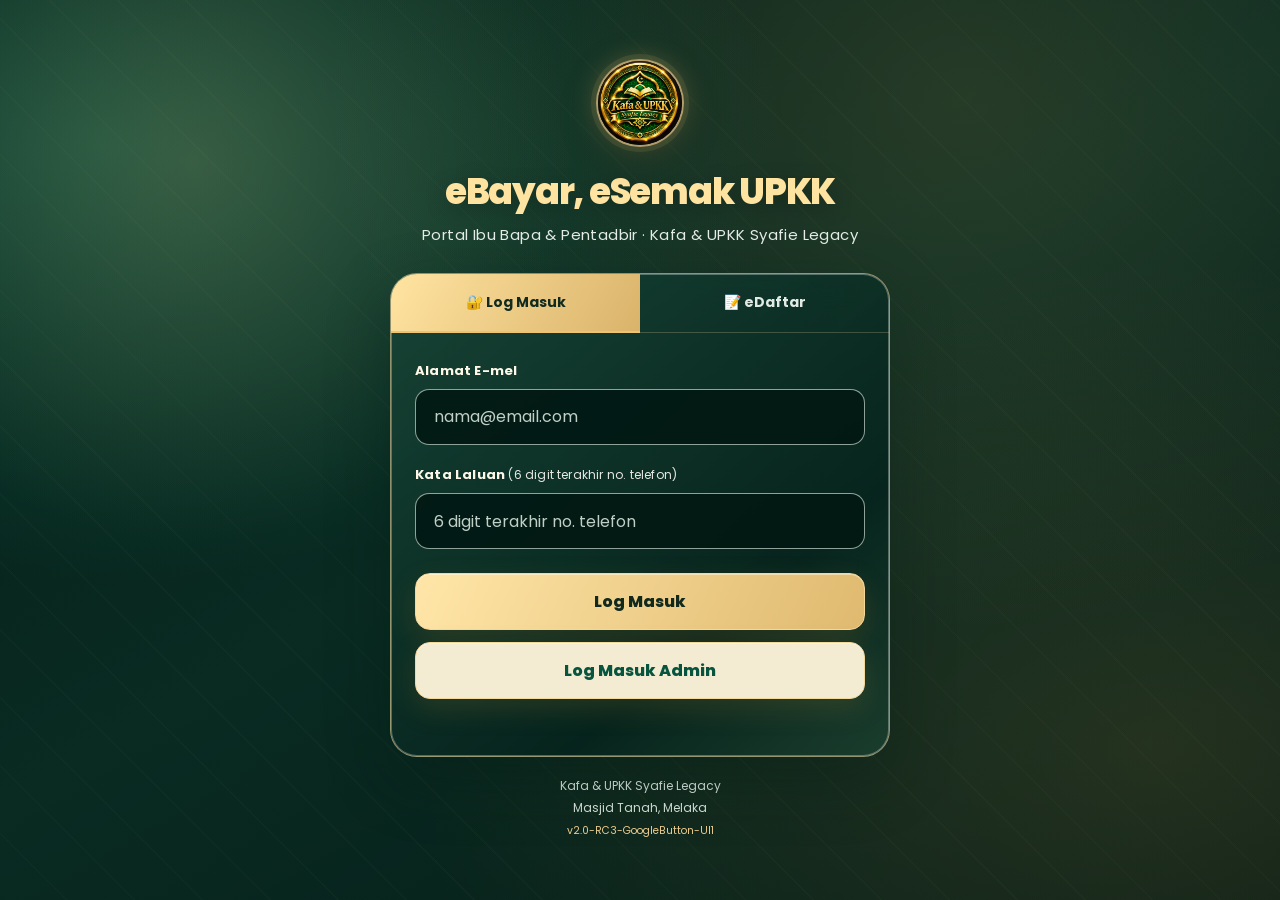
<file: index.html>
<!DOCTYPE html>
<html lang="ms">
<head>
  <meta charset="UTF-8">
  <script>if(new URLSearchParams(location.search).get('v2')==='1'){location.replace('./v2-portal.html');}</script>
  <meta name="viewport" content="width=device-width, initial-scale=1.0, maximum-scale=1.0, user-scalable=no">
  <meta name="theme-color" content="#064E3B">
  <meta name="apple-mobile-web-app-title" content="UPKK SL">
  <meta name="apple-mobile-web-app-capable" content="yes">
  <meta name="apple-mobile-web-app-status-bar-style" content="black-translucent">
  <meta name="description" content="Sistem eBayar, eSemak UPKK — Kelas Bahasa Arab Kafa &amp; UPKK Syafie Legacy, Masjid Tanah, Melaka">
  <title>Kafa &amp; UPKK Syafie Legacy</title>
  <link rel="manifest" href="manifest.json">
  <!-- Native Admin 2027 integration staged CLOSED: config enabled=false; Legacy login unchanged. -->
  <script defer src="./admin-2027-config.js?v=20261116-g23-r2"></script>
  <script defer src="./admin-2027.js?v=20261118-google-button-ui1"></script>
  <!-- Parent Native 2027 staged CLOSED until versioned pilot GAS is verified. -->
  <script defer src="./parent-2027-config.js"></script>
  <script defer src="./parent-2027.js"></script>
  <script defer src="./parent-existing-2027-config.js?v=20261114-parent-v2"></script>
  <script defer src="./parent-existing-2027.js?v=20261117-parent-s1-1"></script>
  <link rel="preconnect" href="https://fonts.googleapis.com">
  <link rel="preconnect" href="https://fonts.gstatic.com" crossorigin>
  <link href="https://fonts.googleapis.com/css2?family=Amiri:ital,wght@0,400;0,700;1,400&family=Poppins:wght@300;400;500;600;700&display=swap" rel="stylesheet">

  <style>
    *, *::before, *::after { margin:0; padding:0; box-sizing:border-box; }

    :root {
      --g900: #1B5E20;
      --g800: #2E7D32;
      --g600: #43A047;
      --g400: #66BB6A;
      --g100: #C8E6C9;
      --g50 : #E8F5E9;
      --gd  : #F9A825;   /* gold */
      --gd2 : #F57F17;
      --gd3 : #FFD54F;
      --gd4 : #FFFDE7;
      --bg  : #e4ede4;
      --surf: #EEF6EE;
      --sd  : rgba(27,80,27,0.22);
      --sl  : rgba(255,255,255,0.85);
      --fa  : 'Amiri', serif;
      --fb  : 'Poppins', sans-serif;
    }

    body {
      font-family: var(--fb);
      background: var(--bg);
      color: var(--g900);
      min-height: 100vh;
      overflow-x: hidden;
      -webkit-font-smoothing: antialiased;
    }

    /* ═══════ PAGES ═══════ */
    .page { display:none; min-height:100vh; }
    .page.active { display:block; }

    /* ═══════ LOADING OVERLAY ═══════ */
    #loading {
      display:none; position:fixed; inset:0;
      background:rgba(238,246,238,0.88); backdrop-filter:blur(6px);
      z-index:300; align-items:center; justify-content:center;
      flex-direction:column; gap:16px;
    }
    #loading.show { display:flex; }
    .spin-ring {
      width:52px; height:52px;
      border:4px solid var(--g100); border-top-color:var(--g600);
      border-radius:50%; animation:spin .8s linear infinite;
    }
    @keyframes spin { to { transform:rotate(360deg); } }
    .spin-txt { font-size:14px; color:var(--g800); font-weight:500; }

    /* ═══════ TOAST ═══════ */
    #toast {
      position:fixed; bottom:28px; left:50%;
      transform:translateX(-50%) translateY(120px);
      background:var(--g900); color:#fff;
      padding:13px 24px; border-radius:50px;
      font-size:14px; font-weight:500;
      z-index:400; white-space:nowrap;
      max-width:90vw; text-align:center;
      transition:transform .35s cubic-bezier(.34,1.56,.64,1);
      box-shadow:0 8px 24px rgba(0,0,0,.25);
    }
    #toast.show { transform:translateX(-50%) translateY(0); }
    #toast.err  { background:#B71C1C; }
    #toast.ok   { background:#2E7D32; }

    /* ═══════ UPDATE PROMPT ═══════ */
    #update-prompt {
      position:fixed; right:16px; bottom:18px; width:min(360px, calc(100vw - 32px));
      background:#fff; color:var(--g900); border:1px solid rgba(27,94,32,.14);
      border-radius:16px; padding:16px; z-index:450;
      box-shadow:0 16px 40px rgba(0,0,0,.18);
      transform:translateY(24px); opacity:0; pointer-events:none;
      transition:opacity .22s ease, transform .22s ease;
    }
    #update-prompt.show { transform:translateY(0); opacity:1; pointer-events:auto; }
    .upd-title { font-size:15px; font-weight:800; margin-bottom:5px; }
    .upd-msg { font-size:12.5px; line-height:1.55; color:rgba(27,94,32,.7); }
    .upd-actions { display:flex; justify-content:flex-end; gap:8px; margin-top:13px; }
    .upd-btn {
      border:0; border-radius:999px; padding:9px 14px;
      font-family:var(--fb); font-size:12.5px; font-weight:700; cursor:pointer;
    }
    .upd-btn.primary { background:var(--g800); color:#fff; }
    .upd-btn.secondary { background:var(--g50); color:var(--g800); }
    .app-version { display:inline-block; margin-top:4px; font-size:10.5px; opacity:.72; }
    .adm-version { color:rgba(255,255,255,.58); font-size:10.5px; font-weight:600; }
    @media(max-width:420px){
      #update-prompt { left:12px; right:12px; bottom:12px; width:auto; }
      .upd-actions { flex-direction:column-reverse; }
      .upd-btn { width:100%; }
    }

    /* ═══════ SHARED COMPONENTS ═══════ */
    .clay {
      background:var(--surf);
      border-radius:24px;
      box-shadow:8px 8px 18px var(--sd), -5px -5px 12px var(--sl);
    }

    .btn {
      display:inline-flex; align-items:center; justify-content:center; gap:8px;
      padding:14px 26px; border:none; border-radius:50px;
      font-family:var(--fb); font-size:15px; font-weight:600;
      cursor:pointer; transition:all .2s; text-decoration:none;
      -webkit-tap-highlight-color:transparent;
    }
    .btn:disabled { opacity:.6; cursor:not-allowed; }

    .btn-green {
      width:100%;
      background:linear-gradient(145deg, var(--g600), var(--g800));
      color:#fff;
      box-shadow:6px 6px 14px rgba(20,70,20,.4), -3px -3px 8px rgba(90,170,90,.2),
                 inset 0 1px 0 rgba(255,255,255,.2);
      margin-top:4px;
    }
    .btn-green:hover:not(:disabled) {
      background:linear-gradient(145deg, var(--g400), var(--g600));
      box-shadow:8px 8px 20px rgba(20,70,20,.4), -3px -3px 10px rgba(90,170,90,.3);
    }
    .btn-green:active:not(:disabled) {
      box-shadow:3px 3px 8px rgba(20,70,20,.4), inset 2px 2px 5px rgba(0,0,0,.15);
    }

    .btn-cancel {
      background:var(--bg); color:var(--g800); border:none;
      border-radius:50px; padding:14px 20px;
      font-family:var(--fb); font-size:14px; font-weight:600;
      cursor:pointer;
      box-shadow:5px 5px 10px var(--sd), -3px -3px 7px var(--sl);
    }

    .form-lbl {
      display:block; font-size:11.5px; font-weight:700;
      color:var(--g800); margin-bottom:8px;
      letter-spacing:.8px; text-transform:uppercase;
    }
    .form-inp {
      width:100%; padding:14px 18px; border:none; border-radius:16px;
      background:var(--bg); font-family:var(--fb); font-size:15px;
      color:var(--g900); outline:none; transition:box-shadow .2s;
      box-shadow:inset 4px 4px 9px rgba(27,80,27,.16),
                 inset -3px -3px 7px rgba(255,255,255,.8);
    }
    .form-inp:focus {
      box-shadow:inset 4px 4px 9px rgba(27,80,27,.2),
                 inset -3px -3px 7px rgba(255,255,255,.9),
                 0 0 0 3px rgba(67,160,71,.25);
    }
    .form-inp::placeholder { color:rgba(27,94,32,.38); }

    .form-sel {
      width:100%; padding:14px 48px 14px 18px; border:none; border-radius:16px;
      background:var(--bg); font-family:var(--fb); font-size:15px;
      color:var(--g900); outline:none; cursor:pointer; appearance:none;
      box-shadow:inset 4px 4px 9px rgba(27,80,27,.16),
                 inset -3px -3px 7px rgba(255,255,255,.8);
      background-image:url("data:image/svg+xml,%3Csvg xmlns='http://www.w3.org/2000/svg' width='20' height='20' viewBox='0 0 24 24' fill='none' stroke='%232E7D32' stroke-width='2.5'%3E%3Cpath d='M6 9l6 6 6-6'/%3E%3C/svg%3E");
      background-repeat:no-repeat; background-position:right 16px center;
    }

    .form-hint { font-size:11px; color:rgba(27,94,32,.5); margin-top:5px; padding-left:4px; }

    .err-box {
      background:#FFEBEE; color:#B71C1C; border-radius:12px;
      padding:11px 15px; font-size:13px; margin-top:10px;
      border-left:4px solid #EF9A9A; display:none;
    }
    .err-box.show { display:block; }
    .ok-box {
      background:#E8F5E9; color:var(--g900); border-radius:12px;
      padding:11px 15px; font-size:13px; margin-top:10px;
      border-left:4px solid var(--g400); display:none;
    }
    .ok-box.show { display:block; }

    .mini-spin {
      display:inline-block; width:16px; height:16px;
      border:2px solid rgba(255,255,255,.4); border-top-color:#fff;
      border-radius:50%; animation:spin .8s linear infinite;
    }

    .num-roll {
      display:inline-block;
      min-width:1ch;
      font-variant-numeric: tabular-nums;
      transition:transform .18s ease, opacity .18s ease;
    }
    .num-roll.is-rolling {
      transform:translateY(-1px) scale(1.035);
    }

    @media (prefers-reduced-motion: reduce) {
      .num-roll { transition:none; }
      .num-roll.is-rolling { transform:none; }
    }

    /* ═══════ LOGIN ═══════ */
    #page-login {
      background:linear-gradient(160deg, #1a3d1a 0%, var(--g900) 40%, #1e6b2a 100%);
      display:flex; flex-direction:column; align-items:center;
      justify-content:center; min-height:100vh; padding:24px 20px;
      position:relative; overflow:hidden;
    }

    /* Islamic geometric overlay */
    #page-login::before {
      content:''; position:absolute; inset:0; pointer-events:none;
      background-image:
        repeating-conic-gradient(from 0deg at 50% 50%,
          rgba(249,168,37,.04) 0deg 45deg, transparent 45deg 90deg);
      background-size:56px 56px;
    }
    #page-login::after {
      content:''; position:absolute; inset:0; pointer-events:none;
      background:radial-gradient(ellipse 80% 50% at 50% 0%,
        rgba(249,168,37,.18) 0%, transparent 60%);
    }

    .login-wrap { position:relative; z-index:1; width:100%; max-width:420px; }

    .login-head { text-align:center; margin-bottom:26px; }

    .star-svg { width:88px; height:88px; margin:0 auto 14px;
      filter:drop-shadow(0 4px 14px rgba(249,168,37,.55)); display:block; }

    .login-title {
      font-family:var(--fa); font-size:30px; color:var(--gd3);
      text-shadow:0 2px 10px rgba(0,0,0,.35); line-height:1.2;
    }
    .login-sub {
      font-size:12.5px; color:rgba(255,255,255,.65);
      margin-top:6px; letter-spacing:.4px;
    }

    .login-card {
      background:var(--surf); border-radius:28px; padding:0 0 28px;
      box-shadow:0 24px 64px rgba(0,0,0,.32), 0 8px 20px rgba(0,0,0,.18),
                 inset 0 1px 0 rgba(255,255,255,.6);
      overflow:hidden;
    }
    /* Tab bar dalam login card */
    .lc-tabs {
      display:flex; border-bottom:1.5px solid rgba(27,94,32,.12);
    }
    .lc-tab {
      flex:1; padding:17px 0; text-align:center; font-size:13px; font-weight:600;
      color:var(--g500); cursor:pointer; background:transparent; border:none;
      border-bottom:2.5px solid transparent; margin-bottom:-1.5px;
      transition:color .18s, border-color .18s;
    }
    .lc-tab.active { color:var(--g900); border-bottom-color:var(--g700); }
    .lc-pane { display:none; padding:24px 26px 0; }
    .lc-pane.active { display:block; }
    /* eDaftar content */
    .edaftar-ttl {
      font-size:15px; font-weight:700; color:var(--g900);
      text-align:center; margin-bottom:18px; line-height:1.4;
    }
    .btn-edaftar {
      display:block; padding:15px 22px; border-radius:14px; font-size:14px;
      font-weight:700; color:#fff; text-decoration:none; text-align:center;
      background:linear-gradient(135deg, #2e7d32, #1b5e20);
      box-shadow:0 4px 16px rgba(0,0,0,.25), inset 0 1px 0 rgba(255,255,255,.15);
      transition:opacity .15s, transform .1s;
    }
    .btn-edaftar:active { opacity:.85; transform:scale(.97); }
    .edaftar-warn {
      margin-top:14px; font-size:11.5px; line-height:1.6;
      color:#e65100; background:rgba(255,152,0,.07);
      border:1px solid rgba(255,152,0,.22); border-radius:10px;
      padding:10px 13px;
    }
    .fg { margin-bottom:16px; }

    .login-foot {
      text-align:center; color:rgba(255,255,255,.42);
      font-size:11.5px; margin-top:18px; line-height:1.6;
    }

    /* ═══════ DASHBOARD ═══════ */
    #page-dashboard { background:var(--bg); }

    .dash-hdr {
      background:linear-gradient(140deg, #123f22, var(--g900) 62%, #276749);
      padding:14px 16px 24px; position:relative; overflow:hidden;
      border-radius:0 0 22px 22px;
      box-shadow:0 12px 28px rgba(27,94,32,.16);
    }
    .dash-hdr::before {
      content:''; position:absolute; inset:0; pointer-events:none;
      background-image:repeating-conic-gradient(from 0deg at 50% 50%,
        rgba(249,168,37,.04) 0deg 45deg, transparent 45deg 90deg);
      background-size:50px 50px;
    }
    .dash-hdr::after {
      content:''; position:absolute; inset:0; pointer-events:none;
      background:radial-gradient(ellipse 80% 40% at 50% 0%,
        rgba(249,168,37,.14) 0%, transparent 65%);
    }

    .hdr-top {
      position:relative; z-index:1;
      display:flex; align-items:center; justify-content:space-between;
      margin-bottom:12px;
    }
    .hdr-brand { display:flex; align-items:center; gap:10px; }
    .hdr-logo { width:42px; height:42px; border-radius:50%; object-fit:cover; flex-shrink:0; }
    .hdr-title {
      font-family:var(--fa); font-size:18px; color:var(--gd3);
      text-shadow:0 2px 6px rgba(0,0,0,.2); line-height:1;
    }
    .btn-out {
      background:rgba(255,255,255,.14); color:#fff;
      border:1px solid rgba(255,255,255,.28); border-radius:999px;
      padding:8px 14px; font-size:12px; cursor:pointer;
      font-family:var(--fb); font-weight:500;
      backdrop-filter:blur(8px); transition:background .2s;
    }
    .btn-out:hover { background:rgba(255,255,255,.24); }
    .btn-refresh {
      display:flex; align-items:center; gap:6px;
      background:#e8f5e9; color:#2e7d32; border:1px solid #a5d6a7;
      border-radius:50px; padding:7px 16px; font-size:13px;
      cursor:pointer; font-family:var(--fb); font-weight:500;
      transition:background .2s; margin-left:auto;
    }
    .btn-refresh:hover { background:#c8e6c9; }
    .btn-refresh.loading { opacity:.6; pointer-events:none; }

    .hdr-welcome { position:relative; z-index:1; }
    .hdr-greet { font-size:12px; color:rgba(255,255,255,.72); margin-bottom:2px; }
    .hdr-name { font-family:var(--fb); font-size:20px; color:#fff; font-weight:700; line-height:1.25; white-space:normal; word-break:break-word; overflow:visible; }

    .dash-body { padding:14px 14px 34px; max-width:580px; margin-left:auto; margin-right:auto; }

    /* Anak selector */
    .anak-selector { display:none; gap:8px; overflow-x:auto; padding:12px 15px 4px;
      scrollbar-width:none; }
    .anak-selector::-webkit-scrollbar { display:none; }
    .anak-pill { flex-shrink:0; padding:8px 18px; border-radius:20px; font-size:12.5px;
      font-weight:600; background:rgba(27,94,32,.08); color:var(--g800); cursor:pointer;
      border:1.5px solid rgba(27,94,32,.15); transition:.15s; white-space:nowrap; }
    .anak-pill.active { background:var(--g800); color:#fff; border-color:var(--g800); }
    .anak-pill small {
      display:block; margin-top:2px; font-size:9.5px; font-weight:700;
      color:rgba(27,94,32,.55);
    }
    .anak-pill.active small { color:rgba(255,255,255,.75); }

    /* Student card */
    .stu-card {
      display:flex; align-items:center; gap:13px;
      padding:14px 16px; margin-bottom:12px;
      height:auto !important; min-height:auto !important;
      background:#F8FCF8; border-radius:16px;
      border:1px solid rgba(27,94,32,.1);
      box-shadow:0 8px 20px rgba(27,94,32,.09);
    }
    .stu-av {
      width:44px; height:44px; flex-shrink:0; border-radius:14px;
      background:#E8F5E9;
      display:flex; align-items:center; justify-content:center;
      overflow:hidden;
      box-shadow:none;
    }
    .stu-lbl { font-size:10.5px; font-weight:700; color:var(--g600);
      letter-spacing:.7px; text-transform:uppercase; margin-bottom:2px; }
    .stu-name { font-size:15px; font-weight:800; color:var(--g900); line-height:1.35; }
    .stu-sub { font-size:12px; color:rgba(27,94,32,.55); margin-top:2px; }
    .stu-date {
      display:inline-flex; align-items:center; gap:5px;
      margin-top:7px; padding:5px 9px; border-radius:999px;
      background:#E8F5E9; color:var(--g800);
      font-size:11px; font-weight:700;
    }

    /* Action buttons */
    .act-row { display:grid; grid-template-columns:1fr 1fr; gap:10px; margin-bottom:12px; }
    .act-btn {
      background:#fff; border:1px solid rgba(27,94,32,.1); border-radius:14px;
      min-height:72px; padding:12px 10px; cursor:pointer; font-family:var(--fb);
      display:grid; grid-template-columns:auto 1fr; grid-template-rows:auto auto;
      align-items:center; column-gap:9px; row-gap:1px; text-align:left;
      box-shadow:0 8px 18px rgba(27,94,32,.08);
      transition:all .2s; text-decoration:none;
      -webkit-tap-highlight-color:transparent;
    }
    .act-btn:active { transform:scale(.98); box-shadow:0 4px 12px rgba(27,94,32,.08); }
    .act-btn.gold { background:#FFFBEA; border-color:rgba(249,168,37,.28); }
    .act-btn.gre  { background:#F3FBF4; border-color:rgba(67,160,71,.2); }
    .act-ico {
      grid-row:1/3; width:34px; height:34px; border-radius:12px;
      display:flex; align-items:center; justify-content:center;
      background:rgba(27,94,32,.08); font-size:18px;
    }
    .act-lbl { font-size:13px; font-weight:800; color:var(--g900); line-height:1.2; }
    .act-desc { font-size:10.5px; color:rgba(27,94,32,.55); line-height:1.25; }

    .dash-summary {
      display:grid; grid-template-columns:repeat(3,1fr); gap:8px;
      margin:0 0 14px;
    }
    .sum-pill {
      background:#fff; border:1px solid rgba(27,94,32,.1); border-radius:14px;
      padding:10px 8px; text-align:center; box-shadow:0 6px 14px rgba(27,94,32,.06);
    }
    .sum-val { font-size:17px; font-weight:900; color:var(--g900); line-height:1; }
    .sum-lbl { margin-top:4px; font-size:10px; font-weight:700; color:rgba(27,94,32,.55); text-transform:uppercase; letter-spacing:.3px; }

    /* Section title */
    .sec-ttl {
      font-size:13px; font-weight:700; color:var(--g800);
      letter-spacing:.5px; text-transform:uppercase;
      margin-bottom:13px; padding-left:2px;
      display:flex; align-items:center; gap:8px;
    }
    .sec-ttl::before {
      content:''; display:block; width:4px; height:18px;
      background:linear-gradient(to bottom, var(--gd), var(--gd2)); border-radius:2px;
    }

    /* Yuran grid */
    .yg { display:grid; grid-template-columns:repeat(3,1fr); gap:9px; margin-bottom:14px; }
    @media(min-width:380px){ .yg { grid-template-columns:repeat(4,1fr); } }

    .yc {
      background:#fff; border-radius:14px; padding:10px 6px;
      text-align:center; cursor:pointer; transition:all .2s;
      border:1px solid rgba(27,94,32,.09);
      box-shadow:0 6px 14px rgba(27,94,32,.07);
      -webkit-tap-highlight-color:transparent;
    }
    .yc:active { transform:scale(.98); box-shadow:0 3px 10px rgba(27,94,32,.08); }
    .yc.ok  { border-top:3px solid var(--g400); }
    .yc.tgu { border-top:3px solid var(--gd); }
    .yc.blm { border-top:3px solid #B0BEC5; }

    .ym { font-size:11px; font-weight:700; color:var(--g800); margin-bottom:6px; }

    .ybadge {
      display:inline-block; padding:2.5px 7px; border-radius:20px;
      font-size:8.5px; font-weight:800; letter-spacing:.4px;
    }
    .b-ok  { background:linear-gradient(135deg,var(--g600),var(--g900)); color:#fff; }
    .b-tgu { background:linear-gradient(135deg,#FFB300,#E65100); color:#fff; }
    .b-blm { background:linear-gradient(135deg,#90A4AE,#546E7A); color:#fff; }
    .b-na  { background:linear-gradient(135deg,#BDBDBD,#9E9E9E); color:#fff; }
    .yc.na { border-top:3px solid #E0E0E0; opacity:0.45; cursor:default; pointer-events:none; }

    .yamnt { font-size:11.5px; font-weight:700; color:var(--g800); margin-top:5px; }

    /* Info banner */
    .info-band {
      background:#FFFBEA; border-radius:14px; padding:12px 14px;
      border-left:4px solid var(--gd); margin-bottom:16px;
      font-size:12.5px; color:#5D4037; line-height:1.5;
    }

    /* Legend */
    .legend { display:flex; gap:14px; flex-wrap:wrap; margin-bottom:22px; }
    .leg-item { display:flex; align-items:center; gap:6px; font-size:11.5px; color:var(--g800); }

    .dash-foot { text-align:center; font-size:11.5px; color:rgba(27,94,32,.45); line-height:1.7; padding:10px; }

    /* ═══════ MODAL ═══════ */
    .modal-ov {
      display:none; position:fixed; inset:0;
      background:rgba(0,0,0,.55); backdrop-filter:blur(5px);
      z-index:200; align-items:flex-end; justify-content:center;
    }
    .modal-ov.show { display:flex; }
    @media(min-width:500px){ .modal-ov { align-items:center; } }

    .modal-sh {
      background:var(--surf); border-radius:28px 28px 0 0;
      width:100%; max-width:500px; max-height:92vh; overflow-y:auto;
      padding:26px 22px 44px;
      box-shadow:0 -20px 60px rgba(0,0,0,.18);
      animation:slideUp .3s ease;
    }
    @media(min-width:500px){
      .modal-sh { border-radius:28px; margin:16px; animation:scaleIn .28s ease; }
    }
    @keyframes slideUp { from{transform:translateY(100%)} to{transform:translateY(0)} }
    @keyframes scaleIn { from{transform:scale(.93);opacity:0} to{transform:scale(1);opacity:1} }

    .modal-handle { width:40px; height:4px; background:rgba(27,94,32,.18);
      border-radius:2px; margin:0 auto 20px; }
    .modal-ttl { font-size:20px; font-weight:700; color:var(--g900); margin-bottom:5px; }
    .modal-sub { font-size:13px; color:rgba(27,94,32,.55); margin-bottom:22px; }

    .modal-acts { display:grid; grid-template-columns:1fr 2fr; gap:11px; margin-top:22px; }


    /* ═══════ MODAL YURAN DETAIL ═══════ */
    .my-header {
      display:flex; justify-content:flex-end; margin-bottom:4px;
    }
    .modal-close {
      background:var(--bg); border:none; cursor:pointer;
      font-size:16px; color:var(--g800); width:34px; height:34px;
      border-radius:50%; display:flex; align-items:center; justify-content:center;
      box-shadow:2px 2px 6px var(--sd), -1px -1px 4px var(--sl);
    }
    .my-badge {
      display:inline-block; padding:5px 14px; border-radius:20px;
      font-size:10.5px; font-weight:800; letter-spacing:.5px;
      margin-bottom:10px;
    }
    .my-badge.my-ok  { background:#E8F5E9; color:#2E7D32; }
    .my-badge.my-tgu { background:#FFF8E1; color:#E65100; }
    .my-badge.my-blm { background:#ECEFF1; color:#546E7A; }
    .my-badge.my-na  { background:#F5F5F5; color:#9E9E9E; }
    .my-ttl {
      font-size:22px; font-weight:700; color:var(--g900);
      margin-bottom:18px; line-height:1.2;
    }
    .my-rows {
      background:var(--bg); border-radius:16px;
      padding:4px 0; margin-bottom:18px;
      box-shadow:inset 2px 2px 6px var(--sd);
    }
    .my-row {
      display:flex; justify-content:space-between; align-items:center;
      padding:12px 16px; font-size:13.5px;
    }
    .my-row + .my-row { border-top:1px solid rgba(27,94,32,.08); }
    .my-row span { color:rgba(27,94,32,.55); }
    .my-row strong { color:var(--g900); font-weight:600; }
    .my-info {
      font-size:13px; line-height:1.55; border-radius:14px;
      padding:13px 16px; margin-bottom:18px;
      background:var(--bg); color:var(--g800);
    }
    .my-info.tgu {
      background:#FFF8E1; color:#7B4F00;
      border-left:4px solid var(--gd);
    }
    .my-info.blm {
      background:#ECEFF1; color:#37474F;
      border-left:4px solid #B0BEC5;
    }

    /* ═══════ ADMIN ═══════ */
    #page-admin { background:var(--bg); }
    .adm-hdr {
      background:linear-gradient(140deg, #0d2b0d, #1a3d1a 60%, #1b5e20);
      padding:14px 16px 24px; position:relative; overflow:hidden;
      border-radius:0 0 22px 22px;
      box-shadow:0 12px 28px rgba(13,43,13,.18);
    }
    .adm-hdr::before {
      content:''; position:absolute; inset:0; pointer-events:none;
      background-image:repeating-conic-gradient(from 0deg at 50% 50%,
        rgba(249,168,37,.04) 0deg 45deg, transparent 45deg 90deg);
      background-size:50px 50px;
    }
    .adm-role-badge {
      display:inline-block; background:rgba(249,168,37,.22); color:var(--gd3);
      border:1px solid rgba(249,168,37,.4); border-radius:20px;
      padding:3px 12px; font-size:11px; font-weight:700; letter-spacing:.6px;
      margin-bottom:5px;
    }
    .adm-tab-bar {
      position:sticky; top:0; z-index:50;
      display:flex; background:rgba(13,43,13,.97);
      backdrop-filter:blur(10px); border-bottom:1px solid rgba(255,255,255,.08);
      padding:0 12px; overflow-x:auto; scrollbar-width:none;
    }
    .adm-tab-bar::-webkit-scrollbar { display:none; }
    .adm-tab {
      flex:1 0 auto; min-width:max-content; padding:13px 12px 11px; text-align:center;
      font-size:13px; font-weight:600; color:rgba(255,255,255,.55);
      cursor:pointer; border-bottom:3px solid transparent;
      transition:color .2s, border-color .2s; user-select:none;
    }
    .adm-tab.active { color:#fff; border-bottom-color:#69f0ae; }
    .adm-tab-content { display:none; }
    .adm-tab-content.active { display:block; }
    .adm-body { padding:14px 14px 34px; max-width:580px; margin:0 auto; }
    .adm-sec { margin-bottom:18px; }
    .adm-sec-ttl {
      display:flex; align-items:center; gap:8px;
      font-size:12px; font-weight:700; color:var(--g800);
      letter-spacing:.6px; text-transform:uppercase;
      margin-bottom:12px; padding-left:10px;
      border-left:3px solid var(--g900);
    }

    .adm-stats { display:grid; grid-template-columns:1fr 1fr; gap:9px; margin-bottom:12px; }
    .adm-stat {
      background:#fff; border-radius:14px; padding:12px 12px;
      box-shadow:0 8px 18px rgba(27,94,32,.08);
      border-left:4px solid var(--g300);
    }
    .adm-stat.ok  { border-left-color:var(--g600); }
    .adm-stat.blm { border-left-color:#90A4AE; }
    .adm-stat.tgu { border-left-color:#FFB300; }
    .adm-stat.rm  { border-left-color:var(--gd); }
    .adm-stat-val { font-size:22px; font-weight:900; color:var(--g900); line-height:1.05; }
    .adm-stat-lbl { font-size:10px; font-weight:700; color:var(--g600); margin-top:4px; text-transform:uppercase; letter-spacing:.3px; }

    .adm-action-panel {
      background:linear-gradient(135deg,#0f172a,#1e293b 56%,#164e63);
      border-radius:16px;
      box-shadow:0 12px 26px rgba(15,23,42,.16);
      color:#fff;
      margin:0 0 14px;
      padding:14px;
    }
    .adm-action-head {
      display:flex;
      justify-content:space-between;
      gap:12px;
      margin-bottom:10px;
    }
    .adm-action-kicker {
      color:#93c5fd;
      font-size:11px;
      font-weight:900;
      letter-spacing:0;
      text-transform:uppercase;
    }
    .adm-action-title {
      font-size:18px;
      font-weight:900;
      line-height:1.15;
      margin-top:4px;
    }
    .adm-action-sub {
      color:#cbd5e1;
      font-size:11.5px;
      line-height:1.35;
      margin-top:5px;
    }
    .adm-action-grid {
      display:grid;
      gap:8px;
      grid-template-columns:repeat(3,1fr);
    }
    .adm-action-card {
      background:rgba(255,255,255,.1);
      border:1px solid rgba(255,255,255,.16);
      border-radius:12px;
      color:#fff;
      cursor:pointer;
      font:inherit;
      min-height:76px;
      padding:10px 8px;
      text-align:left;
      transition:background .15s ease, transform .15s ease;
      width:100%;
    }
    .adm-action-card:hover { background:rgba(255,255,255,.16); transform:translateY(-1px); }
    .adm-action-card:active { transform:translateY(0); }
    .adm-action-card.danger { border-color:rgba(248,113,113,.45); }
    .adm-action-card.warn { border-color:rgba(251,191,36,.45); }
    .adm-action-card.info { border-color:rgba(56,189,248,.45); }
    .adm-action-val {
      font-size:22px;
      font-weight:900;
      line-height:1;
    }
    .adm-action-lbl {
      color:#e2e8f0;
      font-size:10px;
      font-weight:800;
      line-height:1.25;
      margin-top:5px;
    }
    .adm-action-btnrow {
      display:flex;
      flex-wrap:wrap;
      gap:8px;
      margin-top:10px;
    }
    .adm-mini-btn {
      background:#fff;
      border:0;
      border-radius:999px;
      color:#0f172a;
      cursor:pointer;
      font-size:12px;
      font-weight:900;
      padding:9px 12px;
    }
    .adm-mini-btn:hover { background:#e0f2fe; }

    .adm-bulan-grid { display:grid; grid-template-columns:repeat(2,1fr); gap:9px; }
    @media(min-width:460px){ .adm-bulan-grid { grid-template-columns:repeat(3,1fr); } }
    .adm-bc {
      background:#fff; border:1px solid rgba(27,94,32,.1); border-top:3px solid var(--g400); border-radius:14px;
      color:inherit; cursor:pointer; font:inherit; min-height:124px; padding:10px;
      text-align:left; width:100%;
      box-shadow:0 7px 16px rgba(27,94,32,.08);
      transition:transform .15s ease, box-shadow .15s ease;
    }
    .adm-bc:hover { box-shadow:0 8px 20px rgba(37,99,235,.12); transform:translateY(-1px); }
    .adm-bc:active { transform:translateY(0); }
    .adm-bc-top {
      align-items:center;
      display:flex;
      gap:8px;
      justify-content:space-between;
      margin-bottom:8px;
    }
    .adm-bc-m   { font-size:11px; font-weight:900; color:var(--g800); margin-bottom:0; text-transform:uppercase; }
    .adm-bc-pct {
      background:#E3F2FD;
      border-radius:999px;
      color:#1565C0;
      font-size:10px;
      font-weight:900;
      padding:3px 6px;
      white-space:nowrap;
    }
    .adm-bc-counts {
      display:grid;
      gap:7px;
      grid-template-columns:1fr 1fr;
      margin-bottom:8px;
    }
    .adm-bc-count {
      background:rgba(46,125,50,.06);
      border-radius:10px;
      padding:7px;
    }
    .adm-bc-lbl {
      color:var(--g600);
      font-size:9px;
      font-weight:900;
      text-transform:uppercase;
    }
    .adm-bc-val {
      color:var(--g900);
      font-size:16px;
      font-weight:900;
      line-height:1.1;
      margin-top:2px;
    }
    .adm-bc-meta {
      color:var(--g600);
      font-size:8.5px;
      font-weight:700;
      line-height:1.15;
      margin-top:3px;
      min-height:10px;
      overflow-wrap:anywhere;
    }
    .adm-progress {
      background:#E0E0E0;
      border-radius:999px;
      height:7px;
      margin:8px 0 7px;
      overflow:hidden;
    }
    .adm-progress-bar {
      background:linear-gradient(90deg,var(--g600),#1976D2);
      border-radius:999px;
      height:100%;
      min-width:2px;
    }
    .adm-bc-ok  { font-size:13px; font-weight:800; color:var(--g800); }
    .adm-bc-tgu { font-size:9.5px; color:#E65100; }
    .adm-bc-rm  { font-size:9.5px; color:var(--g600); margin-top:2px; }
    .adm-bc-money-meta {
      color:#607D8B;
      font-size:8px;
      font-weight:700;
      line-height:1.15;
      margin-top:2px;
      min-height:9px;
      overflow-wrap:anywhere;
    }

    .adm-filters { display:flex; gap:8px; flex-wrap:wrap; margin-bottom:12px; }
    .adm-sel {
      flex:1; min-width:90px; padding:9px 10px; border-radius:12px;
      border:1px solid var(--g200); background:var(--surf);
      font-family:var(--fb); font-size:13px; color:var(--g900);
      box-shadow:inset 1px 1px 3px var(--sd);
    }
    .adm-inp {
      flex:2; min-width:130px; padding:9px 12px; border-radius:12px;
      border:1px solid var(--g200); background:var(--surf);
      font-family:var(--fb); font-size:13px; color:var(--g900);
      box-shadow:inset 1px 1px 3px var(--sd);
    }
    .adm-sel:focus,.adm-inp:focus { outline:none; border-color:var(--g400); }

    .adm-rekod-list { display:flex; flex-direction:column; gap:8px; }
    .adm-rekod-item {
      background:var(--surf); border-radius:14px; padding:12px 14px;
      box-shadow:2px 2px 8px var(--sd), -1px -1px 4px var(--sl);
      border-left:3px solid var(--g300);
    }
    .adm-rekod-item.ok  { border-left-color:var(--g600); }
    .adm-rekod-item.tgu { border-left-color:#FFB300; }
    .adm-rekod-item.blm { border-left-color:#90A4AE; }
    .adm-rekod-top  { display:flex; justify-content:space-between; align-items:flex-start; margin-bottom:3px; }
    .adm-rekod-nama { font-size:13px; font-weight:700; color:var(--g900); }
    .adm-rekod-meta { font-size:11px; color:var(--g600); line-height:1.5; }
    .adm-rekod-empty { text-align:center; padding:30px; color:rgba(27,94,32,.4); font-size:13px; }

    .adm-murid-tools {
      display:grid; grid-template-columns:1fr auto; gap:8px; margin-bottom:12px;
    }
    .adm-murid-count {
      align-self:center; color:var(--g600); font-size:11px; font-weight:800;
      text-align:right; white-space:nowrap;
    }
    .adm-daftar-list { display:flex; flex-direction:column; gap:8px; }
    .adm-daftar-item {
      background:#fff; border:1px solid rgba(27,94,32,.1); border-left:4px solid var(--g400);
      border-radius:14px; padding:12px 13px; box-shadow:0 7px 16px rgba(27,94,32,.07);
    }
    .adm-daftar-top { display:flex; justify-content:space-between; align-items:flex-start; gap:10px; }
    .adm-daftar-nama { color:var(--g900); font-size:13px; font-weight:800; line-height:1.35; }
    .adm-daftar-date {
      background:#E8F5E9; color:var(--g800); border-radius:999px;
      flex-shrink:0; font-size:10px; font-weight:900; padding:4px 8px;
    }
    .adm-daftar-meta { color:rgba(27,94,32,.62); font-size:11px; line-height:1.5; margin-top:5px; }
    .adm-daftar-status {
      display:inline-flex; margin-top:7px; padding:3px 8px; border-radius:999px;
      background:#EEF6EE; color:var(--g800); font-size:10px; font-weight:900;
    }

    .adm-sync-box {
      background:var(--surf); border-radius:18px; padding:18px;
      box-shadow:0 4px 18px rgba(0,0,0,.1), inset 0 1px 0 rgba(255,255,255,.7);
    }
    .adm-sync-info { font-size:12.5px; color:var(--g700); line-height:1.6; margin-bottom:12px; }
    .sync-ok-msg { color:var(--g700); font-size:13px; font-weight:600; margin:10px 0 8px; }
    .sync-err-msg { color:#c62828; font-size:13px; font-weight:600; margin:10px 0 8px; }
    .sync-table { width:100%; border-collapse:collapse; font-size:12.5px; margin-top:2px; }
    .sync-table th { text-align:left; color:var(--g700); font-weight:600; padding:7px 10px;
      border-bottom:2px solid rgba(27,94,32,.15); }
    .sync-table td { padding:6px 10px; border-bottom:1px solid rgba(27,94,32,.07); color:var(--g900); }
    .sync-table tr:last-child td { border-bottom:none; }
    .sync-table td:last-child { font-weight:600; color:var(--g800); text-align:right; }
    .sync-table th:last-child { text-align:right; }
    .adm-sync-warn {
      font-size:11.5px; color:#BF360C; background:rgba(191,54,12,.07);
      border-radius:10px; padding:10px 12px; margin-bottom:14px;
      border-left:3px solid #E64A19;
    }
    .sync-modal-head { display:flex; align-items:flex-start; justify-content:space-between; gap:12px; margin-bottom:14px; }
    .sync-modal-kicker {
      color:var(--g600); font-size:10px; font-weight:900; letter-spacing:.4px;
      text-transform:uppercase; margin-bottom:5px;
    }
    .sync-modal-title { color:var(--g900); font-size:21px; font-weight:900; line-height:1.16; }
    .sync-modal-sub { color:rgba(27,94,32,.62); font-size:12.5px; line-height:1.45; margin-top:6px; }
    .sync-summary {
      display:grid; grid-template-columns:repeat(3,1fr); gap:8px; margin:14px 0;
    }
    .sync-summary-card {
      background:var(--bg); border-radius:14px; padding:10px;
      box-shadow:inset 2px 2px 6px var(--sd), inset -1px -1px 3px var(--sl);
    }
    .sync-summary-val { color:var(--g900); font-size:18px; font-weight:900; line-height:1; }
    .sync-summary-lbl { color:var(--g600); font-size:9px; font-weight:900; text-transform:uppercase; margin-top:5px; }
    .sync-month-grid {
      display:grid; grid-template-columns:repeat(3,1fr); gap:8px; margin:14px 0;
    }
    .sync-month-card {
      border:1px solid rgba(27,94,32,.12); border-radius:14px; background:#fff;
      padding:10px 8px; text-align:left; cursor:pointer; min-height:58px;
      box-shadow:0 7px 16px rgba(27,94,32,.07);
    }
    .sync-month-card.active { border-color:var(--g600); box-shadow:0 0 0 2px rgba(46,125,50,.14), 0 8px 18px rgba(27,94,32,.12); }
    .sync-month-card.warn { border-color:#FFB300; background:#FFF8E1; }
    .sync-month-name { color:var(--g900); font-size:11px; font-weight:900; text-transform:uppercase; }
    .sync-month-count { color:var(--g700); font-size:18px; font-weight:900; margin-top:4px; }
    .sync-name-panel {
      background:var(--bg); border-radius:16px; padding:13px;
      box-shadow:inset 2px 2px 6px var(--sd);
    }
    .sync-name-title {
      display:flex; justify-content:space-between; gap:10px; align-items:center;
      color:var(--g900); font-size:13px; font-weight:900; margin-bottom:9px;
    }
    .sync-name-list { max-height:34vh; overflow-y:auto; display:flex; flex-direction:column; gap:6px; }
    .sync-name-item {
      background:#fff; border:1px solid rgba(27,94,32,.08); border-radius:10px;
      color:var(--g900); font-size:12px; font-weight:700; line-height:1.35; padding:8px 10px;
    }
    .sync-name-empty {
      color:rgba(27,94,32,.58); font-size:12.5px; line-height:1.5;
      padding:10px 2px;
    }
    @media(max-width:380px){
      .sync-summary, .sync-month-grid { grid-template-columns:repeat(2,1fr); }
    }

    /* ─── Chart ─── */
    .adm-chart-wrap {
      background:var(--surf); border-radius:18px; padding:16px 14px 12px;
      box-shadow:0 4px 18px rgba(0,0,0,.1), inset 0 1px 0 rgba(255,255,255,.7);
    }
    #adm-chart { width:100%; height:auto; display:block; }

    /* ─── Murid list (tiada bayar & konsisten) ─── */
    .adm-murid-item {
      background:var(--surf); border-radius:13px; padding:10px 14px;
      display:flex; align-items:center; justify-content:space-between; gap:8px;
      box-shadow:2px 2px 8px var(--sd), -1px -1px 4px var(--sl);
    }
    .adm-murid-item + .adm-murid-item { margin-top:6px; }
    .adm-murid-nama { font-size:13px; font-weight:700; color:var(--g900); }
    .adm-murid-meta { font-size:11px; color:var(--g600); margin-top:2px; }
    .adm-murid-badge {
      flex-shrink:0; font-size:11px; font-weight:700;
      padding:3px 9px; border-radius:10px; white-space:nowrap;
    }
    .badge-merah { background:#FFEBEE; color:#C62828; }
    .badge-oren  { background:#FFF3E0; color:#E65100; }
    .badge-hijau { background:#E8F5E9; color:#2E7D32; }

    /* ─── Ciri 1: Sort Buttons ─── */
    .adm-sort-row { display:flex; gap:8px; flex-wrap:wrap; margin-bottom:10px; }
    .adm-sort-btn {
      padding:6px 13px; border:1.5px solid rgba(27,94,32,.25); border-radius:20px;
      background:var(--surf); font-family:var(--fb); font-size:12px; font-weight:600;
      color:var(--g800); cursor:pointer; transition:all .15s;
      box-shadow:2px 2px 6px var(--sd);
    }
    .adm-sort-btn:hover { background:var(--g100); }
    .adm-sort-btn.active { background:#2E7D32; color:#fff; border-color:#2E7D32; font-weight:700; }

    /* ─── Ciri 2: Progress Bar Bulanan ─── */
    .adm-stat-bar-wrap { display:flex; align-items:center; gap:6px; margin-top:8px; }
    .adm-stat-bar-track { flex:1; height:5px; background:rgba(27,94,32,.12); border-radius:3px; overflow:hidden; }
    .adm-stat-bar { height:100%; border-radius:3px; transition:width .4s; }
    .adm-stat-pct { font-size:10px; font-weight:700; flex-shrink:0; min-width:24px; text-align:right; }

    /* ─── Ciri 3: Murid Baru Badge ─── */
    #adm-murid-baru-badge {
      display:none; background:#E65100; color:#fff;
      font-size:11px; font-weight:700; padding:3px 10px;
      border-radius:20px; cursor:pointer; white-space:nowrap;
    }
    .adm-murid-baru-row {
      display:none; margin-top:10px; padding:8px 12px;
      background:rgba(230,81,0,.15); border-radius:10px;
      border-left:3px solid #E65100; font-size:12px;
      font-weight:700; color:#FFAB40;
    }

    /* ─── Ciri 4: Dark Mode Toggle Button ─── */
    #btn-dark-toggle {
      background:rgba(255,255,255,.14); color:#fff;
      border:1px solid rgba(255,255,255,.28); border-radius:50%;
      width:36px; height:36px; font-size:16px; line-height:1;
      cursor:pointer; transition:background .2s; flex-shrink:0;
      display:inline-flex; align-items:center; justify-content:center;
      font-family:inherit;
    }
    #btn-dark-toggle:hover { background:rgba(255,255,255,.24); }

    /* ─── Ciri 4: Dark Mode Scope (#page-admin.adm-dark) ─── */
    #page-admin.adm-dark {
      --bg:   #1A1A1A;
      --surf: #252525;
      --g900: #E0E0E0;
      --g800: #BDBDBD;
      --g600: #81C784;
      --g100: rgba(255,255,255,.07);
      --sd:   rgba(0,0,0,.6);
      --sl:   rgba(255,255,255,.03);
      background: #121212;
    }
    #page-admin.adm-dark .adm-sort-btn { border-color:rgba(255,255,255,.15); color:#BDBDBD; }
    #page-admin.adm-dark .adm-sort-btn:hover { background:rgba(255,255,255,.08); }
    #page-admin.adm-dark .adm-sel,
    #page-admin.adm-dark .adm-inp { border-color:rgba(255,255,255,.15); }
    #page-admin.adm-dark .adm-stat-bar-track { background:rgba(255,255,255,.1); }

/* R1: approved emerald/gold identity; preserve existing layout and flows. */
.hdr-brand{min-width:0;flex:1}.hdr-title{white-space:normal;line-height:1.3;font-size:clamp(12px,2.6vw,18px);overflow-wrap:break-word}.hdr-logo{object-fit:contain;background:#101410}.login-head img{object-fit:contain!important;background:#101410}.login-sub{line-height:1.6}.login-title{color:#dfbc65}

/* UPKK SL UI-01 — Emerald Gold Premium Glass. VISUAL ONLY, 2026/2027 workflows unchanged. */
:root {
  --g900:#073f32;--g800:#075844;--g600:#0d8a60;--g400:#30af79;
  --g100:#d4eede;--g50:#eef8f0;--gd:#c79b3c;--gd2:#a87920;
  --gd3:#ffe09a;--gd4:#fff9e9;--bg:#f3f1e9;--surf:#fffdf8;
  --sd:rgba(4,58,43,.12);--sl:rgba(255,255,255,.96);
}
#page-dashboard {
  color:#083e33;
  background:radial-gradient(ellipse at 80% 4%,#fff2d5 0%,transparent 32%),
    linear-gradient(135deg,#f2f2e9 0%,#fffdf7 49%,#edf6ed 100%);
}
#page-dashboard .dash-hdr {
  background:linear-gradient(115deg,#043e31 0%,#086448 68%,#074335 100%);
  box-shadow:0 14px 28px rgba(4,57,42,.13);
  border-bottom:2px solid rgba(213,170,69,.36);
  border-radius:0 0 30px 30px;
  padding:18px 22px 28px;
}
#page-dashboard .dash-hdr::before {
  background-image:repeating-linear-gradient(45deg,transparent 0 24px,rgba(223,184,92,.065) 24px 25px),
    repeating-linear-gradient(-45deg,transparent 0 24px,rgba(223,184,92,.04) 24px 25px);
  background-size:auto;
}
#page-dashboard .dash-hdr::after {
  background:radial-gradient(ellipse at 85% 20%,rgba(246,204,109,.24),transparent 53%);
}
#page-dashboard .hdr-title {font-family:var(--fb);font-weight:700;font-size:16px;line-height:1.3;color:#f9dfa0}
#page-dashboard .hdr-logo {width:52px;height:52px;box-shadow:0 4px 16px rgba(0,0,0,.18);border:2px solid rgba(255,227,158,.45)}
#page-dashboard .hdr-welcome {position:relative;z-index:1;padding:10px 0 4px}
#page-dashboard .hdr-name {color:#ffe4a0;letter-spacing:-.5px}
#page-dashboard .dash-body {max-width:1100px;padding:24px 22px 40px}
#page-dashboard .anak-selector {max-width:1100px;margin:0 auto;padding:16px 22px 0;gap:10px}
#page-dashboard .anak-pill {
  background:rgba(255,255,255,.82);border:1px solid rgba(166,122,31,.23);
  box-shadow:0 7px 18px rgba(5,57,40,.075);border-radius:16px;padding:10px 18px;
}
#page-dashboard .anak-pill.active {background:linear-gradient(145deg,#0f825d,#07513f);border-color:#bda05b}
#page-dashboard .stu-card {
  background:linear-gradient(110deg,#086649,#13845d 70%,#0a4a39);
  color:#fff;min-height:126px;border-radius:24px;padding:22px 26px;
  border:1px solid rgba(227,191,102,.4);
  box-shadow:0 15px 30px rgba(6,71,51,.18),inset 0 1px 0 rgba(255,255,255,.18);
  position:relative;overflow:hidden;isolation:isolate;
}
#page-dashboard .stu-card::after {
  content:'';pointer-events:none;position:absolute;z-index:-1;right:-40px;top:-58px;
  width:235px;height:235px;border:1px solid rgba(251,218,134,.22);
  border-radius:35%;transform:rotate(45deg);
  box-shadow:0 0 0 20px rgba(251,218,134,.035),0 0 0 42px rgba(251,218,134,.025);
}
#page-dashboard .stu-av {width:68px;height:68px;background:rgba(255,255,255,.95);border-radius:22px}
#page-dashboard .stu-av img {width:100%!important;height:100%!important;object-fit:cover;border-radius:18px!important}
#page-dashboard .stu-lbl {color:#ccebd7}
#page-dashboard .stu-name {color:white;font-size:19px}
#page-dashboard .stu-sub {color:#e6f7e8}
#page-dashboard .stu-date {background:rgba(244,215,135,.22);color:#ffe6a8}
#page-dashboard .dash-summary {gap:12px;margin-bottom:22px}
#page-dashboard .sum-pill {
  background:rgba(255,255,255,.77);backdrop-filter:blur(12px);
  border-radius:21px;padding:20px 12px;border:1px solid rgba(255,255,255,.9);
  box-shadow:0 10px 24px rgba(10,58,39,.09),0 1px 2px rgba(167,123,48,.13);
}
#page-dashboard .sum-pill:nth-child(1) {background:linear-gradient(145deg,#f0fff3,#dff5e5)}
#page-dashboard .sum-pill:nth-child(2) {background:linear-gradient(145deg,#fffdf7,#fff1d7)}
#page-dashboard .sum-val {font-size:28px;color:#075340}
#page-dashboard .sum-lbl {font-size:11px;color:#39705d;letter-spacing:0;text-transform:none}
#page-dashboard .sec-ttl {
  font-size:17px;font-weight:800;letter-spacing:0;text-transform:none;
  padding:12px 0 14px;margin:6px 0 12px;color:#074a39;
}
#page-dashboard .sec-ttl::before {width:5px;height:23px;background:linear-gradient(#f3d487,#bb8b30)}
#page-dashboard .yg {
  grid-template-columns:repeat(3,minmax(0,1fr));gap:12px;margin-bottom:22px;
  padding:18px;border-radius:26px;background:rgba(255,255,255,.7);
  border:1px solid rgba(255,255,255,.88);box-shadow:0 12px 30px rgba(9,60,41,.075);
}
#page-dashboard .yc {
  min-width:0;min-height:102px;border-radius:18px;padding:18px 8px;
  background:linear-gradient(145deg,#ffffff,#f4fff5);
  border:1px solid #d9eddd!important;
  box-shadow:0 7px 15px rgba(8,62,42,.08);transition:transform .18s,box-shadow .18s;
}
#page-dashboard .yc.ok {background:linear-gradient(145deg,#f4fff6,#dff5e3);border-color:#b7e6c2!important}
#page-dashboard .yc.tgu {background:linear-gradient(145deg,#fffdf5,#fff0d1);border-color:#f2d49b!important}
#page-dashboard .yc.blm {background:linear-gradient(145deg,#fff,#f4f4f1);border-color:#deded9!important}
#page-dashboard .yc:hover:not(.na) {transform:translateY(-3px);box-shadow:0 13px 20px rgba(7,71,45,.13)}
#page-dashboard .ym {font-size:14px;margin-bottom:9px;color:#074b3a}
#page-dashboard .yamnt {color:#295749;font-size:12px}
#page-dashboard .ybadge {font-size:10px;padding:5px 10px;letter-spacing:0}
#page-dashboard .b-ok {background:#86dea0;color:#074b36}
#page-dashboard .b-tgu {background:#ffdb87;color:#6d4809}
#page-dashboard .act-row {
  position:relative;grid-template-columns:repeat(2,minmax(0,1fr));gap:12px;
  padding:18px;border:1px solid rgba(255,255,255,.95);border-radius:26px;
  background:rgba(255,255,255,.72);box-shadow:0 12px 28px rgba(9,60,41,.075);
}
#page-dashboard .act-row::before {
  content:'⚡ Tindakan Pantas';grid-column:1/-1;font-size:17px;
  color:#084b3a;font-weight:800;margin-bottom:3px;
}
#page-dashboard .act-btn {border-radius:18px;min-height:78px;background:linear-gradient(145deg,#fff,#f6f8f4);box-shadow:0 8px 16px rgba(6,54,37,.1)}
#page-dashboard .act-btn.gold {background:linear-gradient(140deg,#138c62,#064a39);border-color:#bca05d}
#page-dashboard .act-btn.gold .act-lbl,#page-dashboard .act-btn.gold .act-desc {color:#fff}
#page-dashboard .act-btn.gold .act-ico {background:rgba(255,255,255,.17)}
#page-dashboard .info-band {border-radius:18px}
#page-dashboard .dash-foot {padding:22px 8px;color:#577b69}
#page-dashboard .btn-out {border:1px solid rgba(242,218,155,.65);color:#fff6de}
@media(min-width:700px){
  #page-dashboard .yg {grid-template-columns:repeat(6,minmax(0,1fr))}
  #page-dashboard .act-row {grid-template-columns:repeat(3,minmax(0,1fr))}
  #page-dashboard .dash-body {padding-top:28px}
}
@media(min-width:1100px){
  #page-dashboard .dash-hdr {
    position:fixed;top:0;left:0;bottom:0;width:245px;z-index:20;
    border-radius:0;border-right:1px solid rgba(234,189,91,.5);
    display:flex;flex-direction:column;justify-content:flex-start;
    padding:36px 20px;box-shadow:12px 0 35px rgba(4,52,39,.12);
  }
  #page-dashboard .hdr-top {flex-direction:column;align-items:stretch;gap:32px}
  #page-dashboard .hdr-brand {flex-direction:column;text-align:center;gap:15px}
  #page-dashboard .hdr-logo {width:94px;height:94px;margin:auto}
  #page-dashboard .hdr-title {font-size:19px}
  #page-dashboard .hdr-welcome {margin-top:22px;border-top:1px solid rgba(255,230,166,.3);padding-top:22px}
  #page-dashboard .hdr-name {font-size:20px;overflow-wrap:anywhere}
  #page-dashboard .btn-out {width:100%}
  #page-dashboard .dash-body,#page-dashboard .anak-selector {
    margin-left:calc(245px + max(0px,(100vw - 245px - 1150px)/2));
    margin-right:auto;max-width:1150px;
  }
  #page-dashboard .dash-body {padding-left:32px;padding-right:32px}
  #page-dashboard .anak-selector {padding-left:32px;padding-right:32px}
  #page-dashboard .stu-card {min-height:150px}
  #page-dashboard .yg {gap:14px;padding:22px}
  #page-dashboard .yc {min-height:122px}
}
@media(max-width:699px){
  #page-dashboard .dash-hdr {padding:13px 16px 24px}
  #page-dashboard .hdr-title {font-size:13px}
  #page-dashboard .hdr-logo {width:40px;height:40px}
  #page-dashboard .dash-body {padding:16px 12px 30px}
  #page-dashboard .anak-selector {padding:12px 12px 0}
  #page-dashboard .stu-card {padding:16px;min-height:110px;border-radius:19px}
  #page-dashboard .stu-av {width:52px;height:52px}
  #page-dashboard .stu-name {font-size:15px}
  #page-dashboard .dash-summary {gap:7px}
  #page-dashboard .sum-pill {padding:13px 5px;border-radius:15px}
  #page-dashboard .sum-val {font-size:20px}
  #page-dashboard .sum-lbl {font-size:10px}
  #page-dashboard .yg {grid-template-columns:repeat(3,minmax(0,1fr));gap:7px;padding:11px;border-radius:19px}
  #page-dashboard .yc {min-height:92px;border-radius:13px;padding:12px 4px}
  #page-dashboard .ym {font-size:12px}
  #page-dashboard .ybadge {font-size:8.5px;padding:4px 6px}
  #page-dashboard .act-row {padding:12px;gap:8px;border-radius:19px}
  #page-dashboard .act-row::before {font-size:15px}
  #page-dashboard .act-btn {min-height:72px;padding:10px 7px}
  #page-dashboard .sec-ttl {font-size:15px}
}
@media(prefers-reduced-motion:reduce){
  #page-dashboard .yc,#page-dashboard .act-btn {transition:none!important}
  #page-dashboard .yc:hover {transform:none}
}


/* UPKK SL UI-02 — Premium Layout Refinement + Admin. VISUAL ONLY. */
#page-admin {
  background:radial-gradient(ellipse at 80% 3%,rgba(243,217,156,.23),transparent 38%),
    linear-gradient(120deg,#f2f4eb,#fffef8 48%,#edf6ef);
  color:#073f32;
}
#page-admin .adm-hdr {
  background:linear-gradient(120deg,#034131,#075b43 65%,#0b7654);
  border-bottom:2px solid rgba(226,186,95,.46);border-radius:0 0 27px 27px;
  box-shadow:0 13px 30px rgba(4,64,45,.16);padding:19px 24px 29px;
}
#page-admin .adm-hdr::before {
  background-image:repeating-linear-gradient(45deg,transparent 0 28px,rgba(248,215,143,.045) 28px 29px),
    repeating-linear-gradient(-45deg,transparent 0 28px,rgba(248,215,143,.045) 28px 29px);
  background-size:auto;
}
#page-admin .adm-hdr .hdr-title {color:#ffe2a2;font-family:var(--fb);font-size:17px;font-weight:700}
#page-admin .adm-hdr .hdr-logo {width:50px;height:50px;border:2px solid rgba(245,211,132,.44);box-shadow:0 7px 18px rgba(0,0,0,.2)}
#page-admin .adm-hdr .hdr-name {color:#fff0be}
#page-admin .adm-role-badge {background:rgba(241,195,103,.16);border-color:rgba(249,220,156,.4);color:#ffe3a4}
#page-admin .adm-tab-bar {
  background:rgba(4,62,46,.96);border-bottom:1px solid rgba(237,204,127,.27);
  box-shadow:0 8px 17px rgba(4,62,46,.09);
}
#page-admin .adm-tab {color:rgba(255,255,255,.75);font-weight:600}
#page-admin .adm-tab.active {color:#ffe4a7;border-bottom-color:#e9bc59}
#page-admin .adm-body {max-width:1190px;padding:25px 24px 48px}
#page-admin .adm-sec {margin-bottom:24px}
#page-admin .adm-sec-ttl {
  font-size:15px;font-weight:800;color:#075540;letter-spacing:0;text-transform:none;
  border-left:4px solid #d7a447;padding-left:12px;margin:0 0 15px;
}
#page-admin .adm-stats {gap:15px;margin-bottom:18px}
#page-admin .adm-stat {
  border:1px solid rgba(240,233,212,.87);border-left:4px solid #c9a157;
  border-radius:21px;padding:20px 22px;background:rgba(255,255,255,.86);
  box-shadow:0 9px 25px rgba(12,58,45,.09),inset 0 1px 0 #fff;
}
#page-admin .adm-stat.rm {background:linear-gradient(140deg,#f8fff7,#e7f6ec);border-left-color:#2da975}
#page-admin .adm-stat-val {font-size:clamp(23px,2.6vw,34px);color:#07503c}
#page-admin .adm-stat-lbl {font-size:11px;color:#4c7563;letter-spacing:.1px}
#page-admin .adm-action-panel {
  background:linear-gradient(115deg,#073f34,#07563e 58%,#126f55);
  border:1px solid rgba(215,174,88,.46);border-radius:24px;padding:24px;
  box-shadow:0 14px 30px rgba(4,58,44,.18);margin-bottom:25px;
}
#page-admin .adm-action-kicker {color:#f6d48d}
#page-admin .adm-action-title {color:#fff6d7;font-size:clamp(19px,2vw,24px)}
#page-admin .adm-action-sub {color:rgba(255,255,255,.79)}
#page-admin .adm-action-card {
  background:rgba(255,255,255,.1);backdrop-filter:blur(7px);
  border-radius:16px;min-height:93px;padding:15px;
}
#page-admin .adm-action-card.danger {border-color:rgba(253,171,158,.55)}
#page-admin .adm-action-card.warn {border-color:rgba(255,213,137,.55)}
#page-admin .adm-action-card.info {border-color:rgba(154,226,185,.5)}
#page-admin .adm-bulan-grid {gap:15px}
#page-admin .adm-bc {
  border:1px solid rgba(13,107,73,.14);border-top:4px solid #22a574;
  background:linear-gradient(135deg,#fff,#f9fdf9);
  border-radius:20px;min-height:160px;padding:17px;
  box-shadow:0 10px 23px rgba(6,63,42,.085);
}
#page-admin .adm-bc:hover {box-shadow:0 14px 26px rgba(6,69,45,.14)}
#page-admin .adm-bc-m {color:#07523e;font-size:13px}
#page-admin .adm-chart-wrap {
  background:rgba(255,255,255,.85);border:1px solid rgba(21,100,72,.08);
  border-radius:24px;padding:20px;box-shadow:0 9px 24px rgba(6,63,42,.09);
}
#page-admin .adm-murid-item {
  background:rgba(255,255,255,.91);border:1px solid rgba(6,74,54,.08);
  border-radius:16px;box-shadow:0 6px 16px rgba(6,63,42,.07);
}
#page-admin .btn-refresh {
  background:#f0fbf0;border-color:#c1e2cb;color:#07513e;
  box-shadow:0 5px 12px rgba(4,64,45,.07);font-weight:700;
}
#page-dashboard .dash-body {position:relative}
#page-dashboard .dash-body > .stu-card {margin-bottom:18px}
#page-dashboard .dash-body > .act-row {margin-bottom:20px}
#page-dashboard .dash-body > .dash-summary {margin-bottom:26px}
#page-dashboard .dash-body > .info-band {margin-bottom:16px}
#page-dashboard .sec-ttl {margin-top:10px}
@media(min-width:700px) {
  #page-admin .adm-bulan-grid {grid-template-columns:repeat(3,minmax(0,1fr))}
  #page-admin .adm-stats {grid-template-columns:repeat(2,minmax(0,1fr))}
}
@media(min-width:1100px) {
  #page-dashboard .dash-body {
    display:grid;grid-template-columns:repeat(12,minmax(0,1fr));column-gap:22px;row-gap:0;
  }
  #page-dashboard .dash-body > .stu-card {grid-column:1 / span 8;grid-row:1}
  #page-dashboard .dash-body > .dash-summary {
    grid-column:9 / -1;grid-row:1;align-self:stretch;grid-template-columns:repeat(3,minmax(0,1fr));gap:7px;
  }
  #page-dashboard .dash-body > .dash-summary .sum-pill {
    padding:22px 5px;display:flex;flex-direction:column;justify-content:center;
  }
  #page-dashboard .dash-body > .dash-summary .sum-val {font-size:24px}
  #page-dashboard .dash-body > .sec-ttl {grid-column:1/-1;grid-row:2}
  #page-dashboard .dash-body > .yg {grid-column:1/-1;grid-row:3}
  #page-dashboard .dash-body > .act-row {grid-column:1/span 7;grid-row:4;align-self:start}
  #page-dashboard .dash-body > .info-band {grid-column:8/-1;grid-row:4;align-self:start}
  #page-dashboard .dash-body > .dash-foot {grid-column:1/-1}
  #page-admin .adm-body {padding-left:36px;padding-right:36px}
  #page-admin .adm-bulan-grid {grid-template-columns:repeat(4,minmax(0,1fr))}
}
@media(max-width:699px) {
  #page-admin .adm-hdr {padding:14px 13px 22px}
  #page-admin .adm-hdr .hdr-title {font-size:12px}
  #page-admin .adm-hdr .hdr-logo {width:40px;height:40px}
  #page-admin .adm-body {padding:17px 12px 33px}
  #page-admin .adm-tab {padding:13px 11px;font-size:12px}
  #page-admin .adm-stat {padding:15px 12px;border-radius:16px}
  #page-admin .adm-stat-val {font-size:22px;overflow-wrap:anywhere}
  #page-admin .adm-action-panel {padding:16px;border-radius:19px}
  #page-admin .adm-action-card {min-height:82px;padding:10px}
  #page-admin .adm-bulan-grid {grid-template-columns:repeat(2,minmax(0,1fr));gap:9px}
  #page-admin .adm-bc {min-height:139px;padding:11px;border-radius:15px}
}
@media(prefers-reduced-motion:reduce) {
  #page-admin .adm-action-card,#page-admin .adm-bc {transition:none!important}
  #page-admin .adm-action-card:hover,#page-admin .adm-bc:hover {transform:none}
}
/* Dark-mode remains controlled by existing .adm-dark rules. */


/* UPKK SL UI-03 — Emerald Gold mosque accents and matching desktop sidebars. Visual only. */
#page-dashboard .dash-hdr,#page-admin .adm-hdr {isolation:isolate}
#page-dashboard .dash-hdr::after,#page-admin .adm-hdr::after {
  content:"";position:absolute;inset:0;pointer-events:none;z-index:0;
  background:url("./assets/branding/mosque-skyline.svg") right bottom/auto 92% no-repeat,
    radial-gradient(ellipse at 88% 40%,rgba(255,232,162,.19),transparent 70%);
  opacity:.85;
}
#page-dashboard .dash-hdr>.hdr-top,#page-dashboard .dash-hdr>.hdr-welcome,
#page-admin .adm-hdr>.hdr-top,#page-admin .adm-hdr>.hdr-welcome {position:relative;z-index:2}
#page-dashboard .dash-hdr:before,#page-admin .adm-hdr:before {z-index:0}
#page-dashboard .stu-card {background-image:linear-gradient(100deg,rgba(3,83,59,.97),rgba(12,126,89,.94)),url("./assets/branding/mosque-skyline.svg");background-size:cover,auto 145%;background-position:center,right bottom;background-repeat:no-repeat}
#page-dashboard .parent-side-nav {display:none}
#page-dashboard .parent-side-nav button {display:flex;align-items:center;gap:12px;width:100%;border:1px solid transparent;border-radius:14px;padding:12px 14px;font:600 13px var(--fb);color:#eef8ef;background:transparent;text-align:left;cursor:pointer}
#page-dashboard .parent-side-nav button:hover {background:rgba(255,255,255,.15)}
#page-dashboard .parent-side-nav .side-current {background:linear-gradient(125deg,#ffe7a9,#d0a250);color:#134b38;box-shadow:0 7px 18px rgba(0,0,0,.15)}
#page-dashboard .parent-side-nav .side-ico {font-size:18px;width:24px;text-align:center}
#page-dashboard .legend {display:flex;align-items:center;flex-wrap:wrap;gap:12px 20px}
#page-dashboard .leg-item {display:flex;align-items:center;gap:6px}
#page-admin .adm-action-panel {background-image:linear-gradient(115deg,rgba(4,64,48,.98),rgba(8,106,75,.9)),url("./assets/branding/mosque-skyline.svg");background-position:center,right bottom;background-size:cover,auto 110%;background-repeat:no-repeat}
@media(min-width:1100px) {
 #page-dashboard .dash-hdr::after {background-size:auto 43%;background-position:center bottom;opacity:.46}
 #page-dashboard .dash-hdr {overflow-y:auto;scrollbar-width:thin}
 #page-dashboard .parent-side-nav {position:relative;z-index:3;display:flex;flex-direction:column;gap:6px;margin-top:20px;padding-bottom:24px}
 #page-dashboard .hdr-top {gap:15px}
 #page-dashboard .hdr-welcome {margin-top:12px}
 #page-dashboard .dash-body>.legend,#page-dashboard .dash-body>.dash-foot {grid-column:1/-1}
 #page-admin .adm-hdr {position:fixed;top:0;left:0;bottom:0;width:245px;z-index:30;border-radius:0;padding:26px 18px;border-right:1px solid #d6b46c;overflow:hidden}
 #page-admin .adm-hdr::after {background-size:auto 36%;background-position:center bottom;opacity:.4}
 #page-admin .adm-hdr .hdr-top {flex-direction:column;align-items:stretch;gap:14px}
 #page-admin .adm-hdr .hdr-brand {flex-direction:column;text-align:center;gap:10px}
 #page-admin .adm-hdr .hdr-logo {width:76px;height:76px;margin:0 auto}
 #page-admin .adm-hdr .hdr-title {font-size:16px}
 #page-admin .adm-hdr .hdr-welcome {margin-top:40px;padding-top:14px;border-top:1px solid rgba(255,222,162,.32)}
 #page-admin .adm-hdr .hdr-name {font-size:16px;overflow-wrap:anywhere}
 #page-admin .adm-hdr .hdr-top>div:last-child {position:fixed;bottom:17px;left:18px;width:209px;z-index:40;display:flex;justify-content:space-between;align-items:center}
 #page-admin .adm-hdr .btn-out {flex:1}
 #page-admin .adm-tab-bar {position:fixed;left:0;top:315px;bottom:92px;width:245px;z-index:35;display:flex;flex-direction:column;gap:6px;padding:8px 15px;background:transparent;box-shadow:none;border:0;backdrop-filter:none;overflow-y:auto}
 #page-admin .adm-tab {flex:0 0 auto;text-align:left;padding:13px 15px;border-radius:13px;border:1px solid transparent;color:#e8f5ec;font-size:13px}
 #page-admin .adm-tab.active {background:linear-gradient(120deg,#ffe6a9,#d1a65d);color:#104a38;border-color:#f6d99b;box-shadow:0 7px 18px rgba(0,0,0,.14)}
 #page-admin .adm-tab:hover:not(.active) {background:rgba(255,255,255,.13)}
 #page-admin .adm-tab-content.active {margin-left:245px;min-height:100vh}
 #page-admin .adm-body {max-width:1250px;padding:32px 36px 54px}
}
@media(max-width:1099px) {
 #page-dashboard .parent-side-nav {display:none}
 #page-admin .adm-tab-content.active {margin-left:0}
 #page-dashboard .dash-hdr::after,#page-admin .adm-hdr::after {background-size:auto 100%;opacity:.36}
}
@media(prefers-reduced-motion:reduce) {#page-dashboard .parent-side-nav button {transition:none}}


/* UI-03 sidebar positioning fix: navigation is sibling of the header, not a child. */
@media(min-width:1100px){
 #page-dashboard>.parent-side-nav {
   display:flex;flex-direction:column;position:fixed;z-index:35;
   left:17px;top:300px;bottom:22px;width:211px;
   margin:0;padding:0;gap:6px;overflow-y:auto;scrollbar-width:thin;
 }
 #page-dashboard .dash-hdr {padding-bottom:28px}
 #page-dashboard .hdr-welcome {margin-top:7px}
 #page-dashboard .dash-body,#page-dashboard .anak-selector {position:relative}
}
@media(min-width:1100px) and (max-height:690px){
 #page-dashboard>.parent-side-nav {top:258px}
 #page-admin .adm-tab-bar {top:260px}
}


/* UI-03F: sidebar follows parent name in normal document flow, no fixed overlap. */
@media(min-width:1100px){
 #page-dashboard .dash-hdr {
   display:flex;flex-direction:column;align-items:stretch;
   overflow-y:auto;overflow-x:hidden;padding-bottom:22px;
 }
 #page-dashboard .dash-hdr>.hdr-top {flex:0 0 auto}
 #page-dashboard .dash-hdr>.hdr-welcome {
   flex:0 0 auto;position:relative;z-index:3;margin:12px 0 0;
   padding:18px 0 12px;border-top:1px solid rgba(250,218,145,.27);
   min-height:0;overflow-wrap:anywhere;
 }
 #page-dashboard .dash-hdr>.parent-side-nav {
   position:relative!important;display:flex!important;z-index:4;
   flex:0 0 auto;flex-direction:column;gap:6px;
   margin:14px 0 0;padding:0 0 20px;
   width:100%;height:auto;overflow:visible;
 }
 #page-dashboard>.parent-side-nav {display:none!important}
 #page-dashboard .dash-hdr .parent-side-nav button {flex-shrink:0}
}
@media(max-width:1099px){
 #page-dashboard .dash-hdr>.parent-side-nav {display:none!important}
}


/* UPKK SL UI-03G — Real mosque banner, licensed photograph and gold accents */
#page-dashboard .dash-hdr::after,#page-admin .adm-hdr::after {
 background:radial-gradient(ellipse at 80% 75%,rgba(229,183,94,.2),transparent 73%)!important;
}
#page-dashboard .stu-card {
 background:linear-gradient(115deg,#07543d 0%,#0a8058 67%,#074b3b 100%)!important;
}
#page-admin .adm-action-panel {
 background:linear-gradient(115deg,#063e32,#0a6549 60%,#07543e)!important;
}
.upkk-mosque-banner {
 position:relative;max-width:1100px;min-height:154px;margin:18px auto 4px;
 border-radius:25px;overflow:hidden;isolation:isolate;
 background:linear-gradient(90deg,rgba(3,64,48,.96) 0%,rgba(4,80,60,.84) 36%,rgba(4,80,60,.10) 100%),
 url("https://commons.wikimedia.org/wiki/Special:FilePath/Sultan_Salahuddin_Abdul_Aziz_Mosque_by_Fairus_Khafiz.jpg?width=1280") center 46% /cover no-repeat;
 border:1px solid rgba(224,179,91,.42);
 box-shadow:0 12px 28px rgba(4,62,45,.13);
 display:flex;align-items:center;padding:26px 30px;color:#fff7df;
}
.upkk-mosque-banner::after {
 content:"";position:absolute;pointer-events:none;bottom:0;left:0;right:0;height:8px;
 background:linear-gradient(90deg,#b58738,#ffe5a4 47%,#b58738);opacity:.85;
}
.upkk-mosque-banner .banner-copy {position:relative;z-index:1;max-width:58%;text-shadow:0 2px 5px rgba(0,0,0,.2)}
.upkk-mosque-banner .banner-title {font-size:clamp(18px,2.5vw,26px);font-weight:800;line-height:1.35}
.upkk-mosque-banner .banner-sub {font-size:13px;opacity:.89;margin-top:6px}
.upkk-mosque-banner .banner-credit {
 position:absolute;z-index:1;right:11px;bottom:11px;font-size:9px;line-height:1.4;
 color:white;background:rgba(1,41,31,.75);border-radius:7px;padding:3px 7px;
 text-decoration:underline;text-underline-offset:2px;
}
.upkk-mosque-banner .banner-credit:focus-visible {outline:3px solid #ffe5a4}
@media(min-width:1100px) {
 .upkk-mosque-banner {margin-left:calc(245px + max(0px,(100vw - 245px - 1150px)/2) + 32px);
 margin-right:32px;max-width:1086px;min-height:164px}
}
@media(max-width:699px) {
 .upkk-mosque-banner {margin:12px 12px 3px;min-height:116px;padding:17px;border-radius:18px;
 background-position:center,58% 40%}
 .upkk-mosque-banner .banner-copy {max-width:72%}
 .upkk-mosque-banner .banner-title {font-size:16px}
 .upkk-mosque-banner .banner-sub {font-size:10px}
 .upkk-mosque-banner .banner-credit {font-size:7px;right:8px;bottom:8px}
}


/* UPKK SL UI-04 — original mosque artwork and child dropdown; data and child-switch flow unchanged. */
#page-dashboard .upkk-mosque-banner {
 background-image:
   linear-gradient(90deg,rgba(1,62,47,.9) 0%,rgba(1,73,55,.54) 35%,rgba(0,70,52,0) 70%),
   url("./assets/branding/emerald-mosque-original.webp")!important;
 background-size:cover!important;background-position:center!important;
}
#page-dashboard .upkk-mosque-banner .banner-credit {display:none!important}
#page-dashboard .anak-selector:has(.child-picker-select) {
 display:flex!important;align-items:center;gap:16px;
 padding:16px 22px 2px;overflow:visible;flex-wrap:wrap;
}
#page-dashboard .child-picker-label {
 font:800 clamp(14px,1.6vw,18px) var(--fb);color:#064836;
 white-space:nowrap;flex:0 0 auto;
}
#page-dashboard .child-picker-control {
 display:flex;align-items:center;position:relative;min-width:0;
 flex:1 1 270px;max-width:485px;min-height:56px;
 background:linear-gradient(145deg,#fff,#f6f8f4);
 border:1px solid rgba(13,79,57,.13);border-radius:999px;
 box-shadow:0 8px 20px rgba(3,57,44,.11),inset 0 1px 0 #fff;
}
#page-dashboard .child-picker-avatar {
 width:42px;height:42px;flex:0 0 auto;margin-left:9px;
 border-radius:50%;overflow:hidden;background:#e0f0e4;
 border:2px solid #d0b16b;
}
#page-dashboard .child-picker-avatar img {width:100%;height:100%;object-fit:contain}
#page-dashboard .child-picker-select {
 display:block;min-width:0;flex:1 1 auto;width:100%;height:55px;
 border:0;outline:0;appearance:none;-webkit-appearance:none;
 background:transparent;color:#0a4b3b;font:700 13px var(--fb);
 text-overflow:ellipsis;white-space:nowrap;padding:0 33px 0 12px;cursor:pointer;
}
#page-dashboard .child-picker-control:focus-within {
 outline:3px solid rgba(212,167,75,.48);outline-offset:2px;
}
#page-dashboard .child-picker-chevron {
 position:absolute;right:15px;top:50%;transform:translateY(-54%);
 color:#06513b;font-size:27px;line-height:1;pointer-events:none;
}
@media(max-width:699px){
 #page-dashboard .anak-selector:has(.child-picker-select) {
  padding:14px 12px 3px;gap:8px;align-items:stretch;
 }
 #page-dashboard .child-picker-label {width:100%;font-size:14px}
 #page-dashboard .child-picker-control {flex-basis:100%;max-width:none;min-height:50px}
 #page-dashboard .child-picker-select {height:49px;font-size:12px}
 #page-dashboard .child-picker-avatar {width:36px;height:36px}
 #page-dashboard .upkk-mosque-banner {background-position:60% center!important}
}


/* UI-05 premium child picker: custom emerald-gold dropdown rather than OS select */
#page-dashboard .anak-selector:has(.child-picker-dropdown){display:flex!important;align-items:center;flex-wrap:wrap;gap:13px;padding-top:16px;padding-bottom:8px;overflow:visible;position:relative;z-index:8}
#page-dashboard .child-picker-dropdown{flex:1 1 285px;min-width:0;max-width:510px;position:relative}
#page-dashboard .child-picker-trigger{list-style:none;display:flex;align-items:center;gap:12px;width:100%;min-height:57px;cursor:pointer;padding:7px 16px 7px 8px;background:linear-gradient(140deg,#fffefb,#f4f7f1);border-radius:999px;border:1px solid rgba(175,132,47,.28);box-shadow:0 9px 23px rgba(4,64,48,.12),inset 0 1px 0 #fff;color:#064837}
#page-dashboard .child-picker-trigger::-webkit-details-marker{display:none}
#page-dashboard .child-picker-trigger::marker{content:""}
#page-dashboard .child-picker-trigger:focus-visible{outline:3px solid #d5b36a;outline-offset:2px}
#page-dashboard .child-picker-name{flex:1;min-width:0;white-space:nowrap;overflow:hidden;text-overflow:ellipsis;font:700 13px var(--fb)}
#page-dashboard .child-picker-trigger .child-picker-chevron{position:static;transform:none;pointer-events:none;flex:0 0 auto;font-size:25px;line-height:1;transition:transform .16s}
#page-dashboard .child-picker-dropdown[open] .child-picker-chevron{transform:rotate(180deg)}
#page-dashboard .child-picker-options{position:absolute;left:0;right:0;top:calc(100% + 8px);z-index:55;background:rgba(255,253,247,.98);border:1px solid rgba(205,167,87,.42);border-radius:20px;padding:8px;box-shadow:0 18px 35px rgba(7,58,44,.2);max-height:290px;overflow-y:auto;backdrop-filter:blur(14px)}
#page-dashboard .child-picker-option{width:100%;display:flex;gap:11px;align-items:center;text-align:left;min-height:58px;border:1px solid transparent;border-radius:13px;background:transparent;color:#0b4d3d;padding:8px 10px;font-family:var(--fb);cursor:pointer}
#page-dashboard .child-picker-option:hover,#page-dashboard .child-picker-option:focus-visible{background:#eaf5e9;border-color:#c5e5d0;outline:none}
#page-dashboard .child-picker-option.active{background:linear-gradient(110deg,#0d7556,#07503d);color:#fff;border-color:rgba(216,178,100,.55)}
#page-dashboard .child-option-avatar{height:38px;width:38px;flex:0 0 auto;border-radius:50%;overflow:hidden;background:#f4f0d9;border:1px solid #cfb776}
#page-dashboard .child-option-avatar img{width:100%;height:100%;object-fit:contain}
#page-dashboard .child-option-info{flex:1;min-width:0}
#page-dashboard .child-option-info strong{display:block;font-size:12px;line-height:1.35;overflow-wrap:anywhere}
#page-dashboard .child-option-info small{display:block;font-size:10px;margin-top:3px;opacity:.73}
#page-dashboard .child-option-check{font-size:17px;color:#ffe4a3}
@media(max-width:699px){#page-dashboard .anak-selector:has(.child-picker-dropdown){gap:7px;padding:12px 12px 7px}#page-dashboard .child-picker-label{width:100%}#page-dashboard .child-picker-dropdown{flex-basis:100%;max-width:none}#page-dashboard .child-picker-trigger{min-height:51px}#page-dashboard .child-picker-name{font-size:12px}}
@media(prefers-reduced-motion:reduce){#page-dashboard .child-picker-chevron{transition:none}}


/* UPKK UI-ADMIN-FINAL — locked visual polish. Pure CSS, preserve all actions and data. */
#page-admin:not(.adm-dark) {
 background:radial-gradient(ellipse at 78% 8%,rgba(255,229,177,.24),transparent 38%),
 linear-gradient(120deg,#f1f5ed,#fffdf6 58%,#eef5ed);
}
#page-admin .adm-hdr {
 background-image:linear-gradient(115deg,rgba(3,57,42,.98),rgba(6,83,61,.94)),
 url("./assets/branding/emerald-mosque-original.webp");
 background-size:cover;background-position:center;
 border-color:rgba(237,194,107,.6);
}
#page-admin .adm-hdr::after {
 background:radial-gradient(ellipse at 78% 65%,rgba(255,227,162,.18),transparent 66%)!important;
 opacity:1;
}
#page-admin .adm-hdr .hdr-brand {position:relative;z-index:3}
#page-admin .adm-hdr .hdr-title {color:#ffe4a9;letter-spacing:.1px}
#page-admin .adm-role-badge {background:rgba(224,180,86,.17);border:1px solid rgba(255,218,141,.48);color:#ffe2a4}
#page-admin .adm-stats {gap:16px;margin-bottom:20px}
#page-admin .adm-stat {
 border-radius:22px;padding:22px 23px;border:1px solid rgba(211,183,117,.27);
 border-left:4px solid #d1a451;box-shadow:0 13px 27px rgba(6,64,48,.085),inset 0 1px 0 rgba(255,255,255,.8);
 background:linear-gradient(145deg,#fffdf8,#f8fcf8);
}
#page-admin .adm-stat.rm {border-left-color:#29996b;background:linear-gradient(140deg,#f4fff7,#e6f5eb)}
#page-admin .adm-stat-val {font-size:clamp(26px,3vw,37px);letter-spacing:-.6px;line-height:1.15}
#page-admin .adm-stat-lbl {font-size:11px;font-weight:700;color:#45745e;margin-top:7px}
#page-admin .adm-action-panel {
 background-image:linear-gradient(105deg,rgba(3,55,42,.98),rgba(7,90,64,.92)),
 url("./assets/branding/emerald-mosque-original.webp")!important;
 background-size:cover!important;background-position:center!important;
 border:1px solid rgba(228,187,101,.55);border-radius:25px;padding:25px;
 box-shadow:0 16px 35px rgba(4,58,42,.18);
}
#page-admin .adm-action-head {margin-bottom:15px}
#page-admin .adm-action-kicker {color:#f5d899}
#page-admin .adm-action-title {font-size:clamp(20px,2.2vw,26px)}
#page-admin .adm-action-card {border-radius:17px;min-height:94px;backdrop-filter:blur(8px);background:rgba(255,255,255,.10)}
#page-admin .adm-action-card:focus-visible,#page-admin .adm-tab:focus-visible {outline:3px solid #ffe1a0;outline-offset:2px}
#page-admin .adm-sec-ttl {font-size:16px;border-left:4px solid #d7ac56;padding-left:12px;margin-bottom:18px}
#page-admin .adm-bulan-grid {gap:15px}
#page-admin .adm-bc {border-radius:19px;border-top:4px solid #2b9f72;box-shadow:0 10px 24px rgba(8,61,44,.085);min-height:164px;padding:16px}
#page-admin .adm-chart-wrap {border-radius:23px;border:1px solid rgba(205,175,110,.18);box-shadow:0 10px 25px rgba(8,61,44,.085)}
#page-admin .btn-refresh {border-radius:999px;padding:10px 17px}
@media(min-width:1100px) {
 #page-admin .adm-hdr {background-size:auto 100%,auto 34%;background-position:center,center bottom;background-repeat:no-repeat}
 #page-admin .adm-tab-bar {top:315px;gap:8px}
 #page-admin .adm-tab {border-radius:14px;padding:14px 16px}
 #page-admin .adm-body {padding:34px 40px 62px}
 #page-admin .adm-stats {grid-template-columns:repeat(2,minmax(0,1fr))}
 #page-admin .adm-bulan-grid {grid-template-columns:repeat(4,minmax(0,1fr))}
}
@media(min-width:1100px) and (max-height:740px) {
 #page-admin .adm-tab-bar {top:265px}
 #page-admin .adm-hdr .hdr-welcome {margin-top:15px}
}
@media(min-width:700px) and (max-width:1099px) {
 #page-admin .adm-body {max-width:1050px}
 #page-admin .adm-bulan-grid {grid-template-columns:repeat(3,minmax(0,1fr))}
}
@media(max-width:699px) {
 #page-admin .adm-hdr {padding:14px 13px 22px}
 #page-admin .adm-stats {gap:9px}
 #page-admin .adm-stat {padding:15px 12px;border-radius:17px}
 #page-admin .adm-stat-val {font-size:22px;letter-spacing:0}
 #page-admin .adm-action-panel {padding:16px;border-radius:20px}
 #page-admin .adm-action-grid {gap:7px}
 #page-admin .adm-action-card {min-height:84px;padding:10px 8px}
 #page-admin .adm-sec-ttl {font-size:14px}
 #page-admin .adm-bulan-grid {grid-template-columns:repeat(2,minmax(0,1fr));gap:9px}
 #page-admin .adm-bc {padding:11px;min-height:135px;border-radius:15px}
}
#page-admin.adm-dark .adm-stat,#page-admin.adm-dark .adm-stat.rm {
 background:#252b27;color:#f1f7f0;border-color:rgba(228,194,122,.25);
}
#page-admin.adm-dark .adm-stat-val,#page-admin.adm-dark .adm-stat-lbl {color:#f1f6eb}
#page-admin.adm-dark .adm-bc {background:#252b27;color:#e9f4e7}
#page-admin.adm-dark .adm-sec-ttl {color:#e9f4e7}
#page-admin.adm-dark .adm-chart-wrap {background:#252b27}
@media(prefers-reduced-motion:reduce) {
 #page-admin .adm-action-card,#page-admin .adm-bc {transition:none!important}
}


/* Admin Premium V2: keep the session selector compact in the vertical sidebar.
   Generic .adm-sel uses flex:1 for filter rows, causing a tall empty white panel. */
#page-admin .adm-tab-bar #native-admin-session-select {
  flex:0 0 auto;
  display:block;
  width:100%;
  min-width:0;
  height:43px;
  min-height:43px;
  max-height:43px;
  margin:10px 0 0;
  padding:9px 12px;
  border:1px solid rgba(223,189,119,.7);
  border-radius:12px;
  background:#fffaf0;
  color:#174737;
  font:600 12px var(--fb);
  box-shadow:0 3px 12px rgba(0,0,0,.12);
  cursor:pointer;
}
@media(min-width:1100px){
  #page-admin .adm-tab-bar #native-admin-session-select {
    margin-top:auto;
    margin-bottom:12px;
  }
}
@media(max-width:1099px){
  #page-admin .adm-tab-bar #native-admin-session-select {
    width:auto;
    min-width:130px;
    max-width:185px;
    margin:5px 4px;
  }
}

/* Premium Admin: independent session dock; no inherited form flex growth. */
#page-admin #native-admin-session-dock {display:none}
@media(min-width:1100px){
  #page-admin #native-admin-session-dock {
    position:fixed;display:flex;left:16px;bottom:95px;width:213px;
    z-index:45;align-items:center;
  }
  #page-admin .adm-tab-bar {bottom:153px!important}
}
@media(max-width:1099px){
  #page-admin #native-admin-session-dock {
    position:relative;display:flex;margin:10px auto;padding:0 15px;
    max-width:300px;z-index:45;
  }
}

/* Premium Admin V2 unified navigation: one menu = one panel, same original shell. */
#page-admin .upkk-admin-view[hidden]{display:none!important}
#page-admin .upkk-admin-view {width:100%;max-width:100%;min-width:0}
#page-admin .upkk-admin-view-title {
  color:#07513e;font-size:clamp(19px,2.1vw,27px);font-weight:800;
  padding-left:14px;border-left:4px solid #c79b3c;margin-bottom:20px;
}
#page-admin .upkk-admin-note {
  padding:13px 15px;background:#fff9ed;border:1px solid #eadabb;
  border-radius:12px;color:#576f62;font-size:12px;line-height:1.6;margin:12px 0;
}
#page-admin .upkk-admin-payment-row {
  margin:9px 0;padding:13px 15px;border:1px solid #d4e4d7;
  background:#fffefa;border-radius:12px;overflow-wrap:anywhere;
}
#page-admin .upkk-admin-payment-row p {font-size:12px;color:#57725f;margin-top:5px}
#page-admin #native-admin-menu {display:flex;gap:6px;min-width:0}
#page-admin .upkk-admin-menu-btn{
  width:100%;min-width:0;flex:0 0 auto;display:flex;align-items:center;
  text-align:left;padding:12px 14px;border-radius:12px;
  color:#f1f6ec;border:1px solid transparent;background:transparent;
  font:600 12px var(--fb);cursor:pointer;transition:background .2s;
}
#page-admin .upkk-admin-menu-btn.active {
  color:#174737;background:linear-gradient(110deg,#ffe9ae,#d2a658);
  border-color:#f0d48b;box-shadow:0 5px 14px rgba(0,0,0,.12);
}
#page-admin .upkk-admin-menu-btn:hover:not(.active) {background:rgba(255,255,255,.14)}
#page-admin .upkk-admin-menu-btn:focus-visible{outline:3px solid #ffe09a;outline-offset:2px}
#page-admin .upkk-admin-view .adm-sec {max-width:none}
#page-admin .upkk-admin-2027-tiles{display:grid;grid-template-columns:repeat(auto-fit,minmax(min(100%,132px),1fr));gap:12px;margin:12px 0 20px}
#page-admin .upkk-admin-2027-tile{display:grid;gap:5px;min-width:0;padding:14px}
#page-admin .upkk-admin-2027-tile strong{font-size:clamp(18px,3vw,25px);overflow-wrap:anywhere}
#page-admin .upkk-admin-2027-tile span,#page-admin .upkk-admin-2027-point span{font-size:12px}
#page-admin .upkk-admin-2027-scroll{overflow:auto;border:1px solid #86a79855;border-radius:12px}
#page-admin .upkk-admin-2027-table{width:100%;min-width:580px;border-collapse:collapse;font-size:13px;color:inherit}
#page-admin .upkk-admin-2027-table th,#page-admin .upkk-admin-2027-table td{padding:10px;text-align:center;border-bottom:1px solid #86a79855}
#page-admin .upkk-admin-2027-table th:first-child{text-align:left}
#page-admin .upkk-admin-2027-table thead th{background:#5b876b19}
#page-admin .upkk-admin-2027-chart{display:grid;gap:10px;list-style:none;margin:12px 0;padding:0}
#page-admin .upkk-admin-2027-point{display:grid;gap:9px;padding:12px}
#page-admin .upkk-admin-2027-bar{display:flex;height:12px;overflow:hidden;background:#78998a26;border-radius:6px}
#page-admin .upkk-admin-2027-registration{background:#20745a}
#page-admin .upkk-admin-2027-monthly{background:#c89c45}
#page-admin .upkk-admin-view .adm-bulan-grid {width:100%}
#page-admin .upkk-admin-view #native-admin-monthly {margin-top:0!important}
@media(min-width:1100px){
  #page-admin .adm-tab-bar #admin-tabBtn-dashboard{display:none!important}
  #page-admin #native-admin-menu{flex-direction:column;width:100%}
  #page-admin .adm-tab-bar {bottom:153px!important}
  #page-admin .adm-body{max-width:1300px;width:100%;margin:0 auto;padding:32px clamp(22px,3vw,50px) 50px}
}
@media(max-width:1099px){
  #page-admin .adm-tab-bar #admin-tabBtn-dashboard{display:none!important}
  #page-admin #native-admin-menu {flex-direction:row;overflow-x:auto;gap:7px;width:100%;scrollbar-width:thin}
  #page-admin .upkk-admin-menu-btn{width:auto;white-space:nowrap;background:#0a513d}
  #page-admin .adm-tab-bar{padding:8px 12px;overflow-x:auto}
  #page-admin .adm-body{padding:20px 15px 45px}
}

/* ================================================================
   UPKK SL PREMIUM GLASS / PHASE 1 — 14 NOV 2026
   Design tokens + layered glass visual skin; original DOM/API untouched.
   Scoped to authenticated Admin only. No motion or financial logic.
   ================================================================ */
#page-admin:not(.adm-dark) {
  --pg-emerald:#064735;
  --pg-emerald-2:#0d664b;
  --pg-gold:#dbb86d;
  --pg-ivory:#fffaf0;
  --pg-ink:#173f34;
  --pg-text:#49695e;
  --pg-border:rgba(230,207,157,.58);
  --pg-shadow:0 15px 40px rgba(10,65,46,.095),inset 0 1px rgba(255,255,255,.82);
  --pg-surface:linear-gradient(142deg,rgba(255,255,255,.91),rgba(249,254,250,.77) 64%,rgba(250,241,218,.76));
  color:var(--pg-ink);
  background:
    radial-gradient(ellipse at 76% 2%,rgba(227,193,123,.28),transparent 40%),
    radial-gradient(ellipse at 15% 74%,rgba(38,164,116,.13),transparent 48%),
    linear-gradient(155deg,#f0f5ed,#fffcf5 48%,#eaf4ec);
}
@media(min-width:1100px){
  #page-admin:not(.adm-dark) .adm-hdr{
    background:
      radial-gradient(ellipse at 50% 4%,rgba(89,204,153,.20),transparent 55%),
      linear-gradient(165deg,#063729 0%,#0b5942 64%,#0b4639 100%);
    border-right:1px solid rgba(240,202,124,.57);
    box-shadow:8px 0 35px rgba(4,53,39,.13);
  }
  #page-admin:not(.adm-dark) .adm-tab-bar{
    background:transparent;
    scrollbar-color:rgba(221,185,109,.36) transparent;
  }
}
#page-admin:not(.adm-dark) .adm-hdr .hdr-logo{
  border-color:rgba(245,214,150,.7);
  box-shadow:0 0 0 5px rgba(224,185,103,.10),0 9px 25px rgba(0,0,0,.22);
}
#page-admin:not(.adm-dark) .upkk-admin-menu-btn{
  border-radius:14px;
  min-height:41px;
  letter-spacing:.01em;
}
#page-admin:not(.adm-dark) .upkk-admin-menu-btn.active{
  color:#104332;
  border-color:rgba(255,237,190,.91);
  background:linear-gradient(128deg,#fff4ce,#e2bc76 78%,#caa05f);
  box-shadow:0 8px 20px rgba(0,0,0,.15),inset 0 1px rgba(255,255,255,.88);
}
#page-admin:not(.adm-dark) #native-admin-session-select{
  border:1px solid rgba(234,202,139,.85)!important;
  background:linear-gradient(135deg,#fffbf2,#f3ead4)!important;
  color:#144733!important;
  box-shadow:0 6px 20px rgba(4,44,33,.14)!important;
}
#page-admin:not(.adm-dark) .upkk-admin-view-title {
  color:var(--pg-ink);
  border-left:4px solid var(--pg-gold);
  letter-spacing:-.025em;
  margin-bottom:22px;
}
#page-admin:not(.adm-dark) .adm-stats,
#page-admin:not(.adm-dark) .adm-bulan-grid {gap:16px}
#page-admin:not(.adm-dark) .adm-stat,
#page-admin:not(.adm-dark) .adm-bc,
#page-admin:not(.adm-dark) .adm-chart-wrap,
#page-admin:not(.adm-dark) .upkk-admin-payment-row,
#page-admin:not(.adm-dark) .upkk-admin-note,
#page-admin:not(.adm-dark) .upkk-admin-view .clay,
#page-admin:not(.adm-dark) #native-admin-monthly {
  background:var(--pg-surface);
  border:1px solid var(--pg-border);
  border-radius:20px;
  box-shadow:var(--pg-shadow);
  color:var(--pg-ink);
}
#page-admin:not(.adm-dark) .adm-stat{
  border-left:4px solid #d9b36c;
  padding:22px 24px;
}
#page-admin:not(.adm-dark) .adm-stat.rm{
  border-left-color:#339a70;
  background:linear-gradient(145deg,rgba(255,255,255,.92),rgba(222,244,231,.81));
}
#page-admin:not(.adm-dark) .adm-stat-val {color:#064735;letter-spacing:-.04em}
#page-admin:not(.adm-dark) .adm-bc{
  overflow:hidden;
  border-top:3px solid rgba(35,149,104,.76);
  padding:17px;
}
#page-admin:not(.adm-dark) .adm-bc-m {color:#0d5640;font-weight:800}
#page-admin:not(.adm-dark) .adm-chart-wrap{padding:20px}
#page-admin:not(.adm-dark) .upkk-admin-note {
  background:linear-gradient(135deg,rgba(255,250,238,.90),rgba(242,247,235,.79));
  color:#526a60;line-height:1.65;
}
#page-admin:not(.adm-dark) .upkk-admin-payment-row {padding:17px 18px}
#page-admin:not(.adm-dark) #upkk-admin-2027-dashboard > div:not(.upkk-admin-view-title) {
  gap:14px!important;
}
#page-admin:not(.adm-dark) #upkk-admin-2027-dashboard .clay {
  padding:20px!important; min-width:0;
}
#page-admin:not(.adm-dark) #upkk-admin-2027-dashboard .clay > div:first-child{
  font-variant-numeric:tabular-nums;
}
#page-admin:not(.adm-dark) .upkk-admin-view .form-inp,
#page-admin:not(.adm-dark) .upkk-admin-view select,
#page-admin:not(.adm-dark) .upkk-admin-view input[type=search]{
  border:1px solid rgba(193,208,190,.9);
  border-radius:14px;
  background:rgba(255,255,255,.81);
  color:#194a39;
}
#page-admin:not(.adm-dark) .upkk-admin-view .btn-green {
  background:linear-gradient(112deg,#13835f,#07503c);
  border:1px solid rgba(225,198,134,.4);
  box-shadow:0 8px 19px rgba(4,75,52,.17);
}
#page-admin:not(.adm-dark) .upkk-admin-view .btn:focus-visible,
#page-admin:not(.adm-dark) .upkk-admin-view input:focus-visible,
#page-admin:not(.adm-dark) .upkk-admin-view select:focus-visible{
  outline:3px solid #d8ad53;outline-offset:3px;
}
@supports ((-webkit-backdrop-filter:blur(9px)) or (backdrop-filter:blur(9px))){
  @media(min-width:1100px) and (prefers-reduced-transparency:no-preference){
    #page-admin:not(.adm-dark) .adm-stat,
    #page-admin:not(.adm-dark) .adm-chart-wrap,
    #page-admin:not(.adm-dark) #native-admin-monthly,
    #page-admin:not(.adm-dark) #upkk-admin-2027-dashboard .clay{
      -webkit-backdrop-filter:blur(9px);
      backdrop-filter:blur(9px);
    }
  }
}
@media(max-width:1099px){
  #page-admin:not(.adm-dark) .adm-stat,
  #page-admin:not(.adm-dark) .adm-bc,
  #page-admin:not(.adm-dark) .upkk-admin-view .clay {
    border-radius:16px;
  }
}
@media(max-width:520px){
  #page-admin:not(.adm-dark) .adm-stat{padding:15px 13px}
  #page-admin:not(.adm-dark) .adm-bc{padding:12px}
  #page-admin:not(.adm-dark) .upkk-admin-view-title{font-size:20px}
  #page-admin:not(.adm-dark) #upkk-admin-2027-dashboard .clay{padding:14px!important}
}

/* ===============================================================
   UPKK SL / PREMIUM MOTION PHASE 2 — 14 NOV 2026
   Pure presentation: no OTP, payment, registration or admin logic.
   Reduced-motion: static, accessible experience.
   =============================================================== */
@keyframes upkkLoginArrive{
  from{opacity:0;transform:translate3d(0,17px,0)}
  to{opacity:1;transform:translate3d(0,0,0)}
}
@keyframes upkkLogoArrive{
  from{opacity:.66;transform:scale(.93)}
  to{opacity:1;transform:scale(1)}
}
@keyframes upkkPanelArrive{
  from{opacity:.55;transform:translate3d(0,9px,0)}
  to{opacity:1;transform:translate3d(0,0,0)}
}
@keyframes upkkModalArrive{
  from{opacity:0;transform:translate3d(0,14px,0) scale(.98)}
  to{opacity:1;transform:translate3d(0,0,0) scale(1)}
}
@keyframes upkkMobileModal{
  from{opacity:.7;transform:translate3d(0,28px,0)}
  to{opacity:1;transform:translate3d(0,0,0)}
}
@keyframes upkkLoadPulse{
  0%,100%{opacity:.85}
  50%{opacity:1}
}
/* Entrance plays only while login page is the active page; never loops. */
#page-login.active .login-head{
  animation:upkkLoginArrive .52s cubic-bezier(.2,.75,.25,1) both;
}
#page-login.active .login-head img{
  filter:drop-shadow(0 0 12px rgba(226,185,103,.30));
  animation:upkkLogoArrive .7s cubic-bezier(.2,.75,.25,1) both;
}
#page-login.active .login-card{
  animation:upkkLoginArrive .57s cubic-bezier(.2,.75,.25,1) .08s both;
  border:1px solid rgba(237,214,161,.60);
  box-shadow:0 22px 64px rgba(1,26,20,.30),0 0 0 1px rgba(255,255,255,.3) inset;
}
#page-login .lc-pane.active{
  animation:upkkPanelArrive .23s ease-out both;
}
#page-login .form-inp:focus-visible{
  outline:3px solid rgba(211,165,72,.8);
  outline-offset:2px;
}
#page-login .lc-tab:focus-visible{
  outline:2px solid #c69b45;
  outline-offset:-4px;
}
#page-admin .upkk-admin-view:not([hidden]){
  animation:upkkPanelArrive .28s cubic-bezier(.22,.72,.28,1) both;
}
#page-admin .upkk-admin-menu-btn {
  transition:background-color .18s ease,border-color .18s ease,
             box-shadow .18s ease,color .18s ease;
}
#page-admin .upkk-admin-menu-btn.active{
  box-shadow:0 9px 22px rgba(0,0,0,.15),inset 0 1px rgba(255,255,255,.9);
}
#page-admin .upkk-admin-menu-btn:active {filter:brightness(.97)}
/* Existing modals (Parent/Legacy) stay exactly the same functional component. */
.modal-ov.show {
  background:rgba(4,29,23,.58);
  -webkit-backdrop-filter:blur(6px);
  backdrop-filter:blur(6px);
}
.modal-ov.show .modal-sh {
  background:linear-gradient(145deg,rgba(255,254,249,.98),rgba(240,249,242,.97));
  border:1px solid rgba(223,185,107,.68);
  box-shadow:0 20px 62px rgba(3,31,24,.29),inset 0 1px rgba(255,255,255,.95);
  animation:upkkMobileModal .32s cubic-bezier(.22,.8,.24,1) both;
}
@media(min-width:500px){
  .modal-ov.show .modal-sh{
    border-radius:23px;
    animation:upkkModalArrive .31s cubic-bezier(.22,.8,.24,1) both;
  }
}
.modal-ov .modal-ttl{color:#105441;letter-spacing:-.02em}
.modal-ov .modal-handle{background:linear-gradient(90deg,#d4b276,#e8d6ae)}
.modal-ov .modal-sh :is(button,a,input,select,textarea):focus-visible{
  outline:3px solid #cb9e47;outline-offset:3px;
}
#toast {
  background:linear-gradient(120deg,#064d3c,#0b7755);
  border:1px solid rgba(238,199,118,.58);
  box-shadow:0 10px 34px rgba(0,42,30,.23);
  white-space:normal;
  width:max-content;
  min-width:0;
  max-width:min(90vw,440px);
  line-height:1.4;
}
#toast.ok{background:linear-gradient(120deg,#086548,#0e8358)}
#toast.err{background:linear-gradient(120deg,#8d2b28,#bd4436)}
#loading.show .spin-ring{box-shadow:0 0 0 5px rgba(211,172,88,.1)}
#loading.show .spin-txt{animation:upkkLoadPulse 1.45s ease-in-out infinite}
@media(max-width:520px){
  #page-login.active .login-card{animation-duration:.35s}
  .modal-ov.show .modal-sh{border-radius:21px 21px 0 0}
}
@media(prefers-reduced-motion:reduce){
  #page-login.active .login-head,
  #page-login.active .login-head img,
  #page-login.active .login-card,
  #page-login .lc-pane.active,
  #page-admin .upkk-admin-view:not([hidden]),
  .modal-ov.show .modal-sh,
  #loading.show .spin-txt {
    animation:none!important;
  }
  #page-admin .upkk-admin-menu-btn,
  #page-login .lc-tab,
  #toast {transition:none!important}
}

/* ===============================================================
   UPKK SL PARENT PREMIUM GLASS — PHASE 1 + 2
   Parent 2026 and 2027. Presentation only; existing session,
   payments, child picker, login and receipt behaviour unchanged.
   =============================================================== */
#page-dashboard {
  --pp-emerald:#074c39;
  --pp-gold:#d8ae63;
  --pp-ivory:#fffaf1;
  --pp-ink:#174b3a;
  --pp-border:rgba(223,195,139,.5);
  --pp-glass:linear-gradient(142deg,rgba(255,255,255,.94),rgba(245,252,246,.86) 65%,rgba(255,249,233,.84));
  --pp-shadow:0 13px 32px rgba(6,68,46,.09),inset 0 1px rgba(255,255,255,.95);
  background:radial-gradient(ellipse at 80% 2%,rgba(222,190,111,.23),transparent 40%),
    radial-gradient(ellipse at 7% 90%,rgba(35,166,111,.13),transparent 43%),
    linear-gradient(150deg,#f1f5ec 0%,#fffbf3 54%,#edf7ef 100%);
}
#page-dashboard .dash-hdr {
  background:linear-gradient(125deg,#063c2d,#0a7152 73%,#104e3d);
  border-bottom:1px solid rgba(230,186,104,.55);
  box-shadow:0 15px 35px rgba(3,46,32,.16);
}
#page-dashboard .dash-hdr .hdr-logo {
  border:2px solid rgba(238,209,144,.78);
  box-shadow:0 0 0 4px rgba(226,177,91,.12),0 8px 19px rgba(2,31,21,.22);
}
#page-dashboard .dash-hdr .hdr-title {color:#ffe6af}
#page-dashboard .dash-body {color:var(--pp-ink)}
#page-dashboard .act-btn,
#page-dashboard .sum-pill,
#page-dashboard .yc,
#page-dashboard .info-band,
#page-dashboard .child-picker-control,
#page-dashboard .dash-body .clay {
  background:var(--pp-glass);
  border:1px solid var(--pp-border);
  border-radius:18px;
  box-shadow:var(--pp-shadow);
  color:var(--pp-ink);
}
#page-dashboard .act-btn.gold {
  background:linear-gradient(137deg,rgba(255,251,238,.95),rgba(249,232,196,.89));
  border-color:rgba(223,172,80,.58);
}
#page-dashboard .act-btn.gre {
  background:linear-gradient(142deg,rgba(250,255,250,.94),rgba(221,245,231,.85));
  border-color:rgba(72,161,114,.34);
}
#page-dashboard .act-ico {
  background:linear-gradient(140deg,rgba(240,210,144,.23),rgba(47,156,113,.13));
  color:#0b6045;
}
#page-dashboard .sum-val,
#page-dashboard .yamnt {color:#0b6449;font-variant-numeric:tabular-nums}
#page-dashboard .yc {border-top:3px solid rgba(48,145,107,.6);min-width:0}
#page-dashboard .yc.ok {border-top-color:#2da978}
#page-dashboard .yc.tgu {border-top-color:#c99840}
#page-dashboard .yc.blm {border-top-color:#92aaa1}
#page-dashboard .yc.na {opacity:.57;pointer-events:none}
#page-dashboard .info-band {
  border-left:4px solid #d6ad5e;
  background:linear-gradient(120deg,rgba(255,250,232,.95),rgba(246,250,236,.88));
}
#page-dashboard .stu-card {
  border:1px solid rgba(241,210,136,.38);
  border-radius:20px;
  box-shadow:0 13px 26px rgba(3,53,39,.15);
}
#page-dashboard .sec-ttl {letter-spacing:.04em;color:#09533f}
#page-dashboard .sec-ttl::before {background:linear-gradient(#edd396,#bf9248)}
#page-dashboard .parent-side-nav button {
  border-radius:13px;
  transition:background-color .18s ease,color .18s ease;
}
#page-dashboard .parent-side-nav button.side-current {
  box-shadow:0 8px 17px rgba(0,0,0,.15),inset 0 1px rgba(255,255,255,.7);
}
#page-dashboard .dash-body :is(button,a,select,input):focus-visible {
  outline:3px solid #cfaa5f;outline-offset:3px;
}
@keyframes upkkParentEnter{
  from{opacity:.6;transform:translate3d(0,10px,0)}
  to{opacity:1;transform:translate3d(0,0,0)}
}
#page-dashboard.active .dash-body > .stu-card,
#page-dashboard.active .dash-body > .act-row,
#page-dashboard.active .dash-body > .dash-summary {
  animation:upkkParentEnter .36s ease-out both;
}
#page-dashboard.active .dash-body > .act-row {animation-delay:.05s}
#page-dashboard.active .dash-body > .dash-summary {animation-delay:.09s}
#page-dashboard .act-btn,
#page-dashboard .yc {
  transition:border-color .2s ease,box-shadow .2s ease,background-color .2s ease;
}
@media(hover:hover) and (pointer:fine) {
  #page-dashboard .act-btn:hover,
  #page-dashboard .yc:not(.na):hover {
    border-color:rgba(209,160,76,.68);
    box-shadow:0 13px 29px rgba(4,78,53,.13);
  }
}
@media(max-width:599px){
  #page-dashboard .act-btn,#page-dashboard .sum-pill,#page-dashboard .yc {border-radius:15px}
  #page-dashboard .dash-body{padding-left:13px;padding-right:13px}
}
@media(prefers-reduced-transparency:reduce){
  #page-dashboard .act-btn,
  #page-dashboard .sum-pill,
  #page-dashboard .yc {background:#fffdf7}
}
@media(prefers-reduced-motion:reduce){
  #page-dashboard.active .dash-body > .stu-card,
  #page-dashboard.active .dash-body > .act-row,
  #page-dashboard.active .dash-body > .dash-summary {animation:none!important}
  #page-dashboard .act-btn,
  #page-dashboard .yc,
  #page-dashboard .parent-side-nav button{transition:none!important}
}

/* UPKK SL V2 LOGIN GLASS UI1 (18 Nov 2026).
   Styling only. No element IDs, links, authentication or event handlers changed. */
#page-login {
  isolation:isolate;
  background:radial-gradient(ellipse at 8% 16%,rgba(26,125,95,.46),transparent 41%),
             radial-gradient(ellipse at 90% 83%,rgba(192,145,62,.16),transparent 46%),
             linear-gradient(150deg,#031b16 0%,#092b22 49%,#051b16 100%);
  color:#f7fbf5;
  padding:clamp(24px,5vw,54px) 18px;
}
#page-login::before {
  background:radial-gradient(circle at 15% 18%,rgba(224,191,122,.20),transparent 29%),
             repeating-linear-gradient(45deg,transparent 0 46px,rgba(240,210,144,.023) 47px 48px);
  background-size:auto;
  animation:upkkGlassAmbient 14s ease-in-out infinite alternate;
}
#page-login::after {
  background:radial-gradient(ellipse at 75% 11%,rgba(215,171,83,.15),transparent 47%);
  animation:upkkGlassAmbient 18s ease-in-out infinite alternate-reverse;
}
#page-login .login-wrap {max-width:500px;}
#page-login .login-head {margin-bottom:25px;}
#page-login .login-head img {
  width:88px!important;height:88px!important;
  border:2px solid rgba(242,211,144,.72);
  box-shadow:0 0 0 5px rgba(228,190,112,.10),0 12px 36px rgba(0,0,0,.28);
}
#page-login .login-title {
  font-family:var(--fb);font-weight:800;letter-spacing:-.035em;
  font-size:clamp(27px,5.5vw,36px);color:#ffe3a1;
  line-height:1.25;text-shadow:0 4px 22px rgba(0,0,0,.24);
  margin-top:15px;
}
#page-login .login-sub {color:#e6eee9;font-size:clamp(13px,2.8vw,15px);line-height:1.65;margin-top:9px;}
#page-login .login-card {
  position:relative;
  background:linear-gradient(140deg,rgba(24,68,54,.91),rgba(6,36,29,.94) 70%,rgba(27,63,47,.94));
  -webkit-backdrop-filter:blur(16px);backdrop-filter:blur(16px);
  border:1px solid rgba(230,190,114,.68);
  border-radius:27px;overflow:hidden;
  box-shadow:0 22px 65px rgba(0,0,0,.34),inset 0 1px rgba(255,242,209,.16);
}
#page-login .login-card::before {
  content:'';position:absolute;inset:0;height:2px;z-index:0;pointer-events:none;
  background:linear-gradient(90deg,transparent,rgba(255,223,145,.93),transparent);
  transform:translateX(-100%);animation:upkkGlassShimmer 8s ease-in-out infinite;
}
#page-login .lc-tabs {border-bottom:1px solid rgba(244,217,160,.22);position:relative;}
#page-login .lc-tab {
  color:#e1eae5;font-family:var(--fb);font-size:14px;font-weight:700;
  padding:19px 8px;min-height:56px;line-height:1.4;
  border-bottom-color:transparent;
}
#page-login .lc-tab.active {
  color:#122b20;background:linear-gradient(120deg,#ffe4a1,#dab36a);
  border-bottom-color:#f0c36f;
}
#page-login .lc-tab:hover:not(.active){background:rgba(255,255,255,.08);color:#fff;}
#page-login .lc-pane{padding:28px 24px 29px;}
#page-login .fg{margin-bottom:20px;}
#page-login .form-lbl{color:#fff8e8;font-size:13px;font-weight:700;letter-spacing:.015em;line-height:1.55;text-transform:none;}
#page-login .form-lbl span{color:#e5e9e3!important;font-size:12px!important;line-height:1.5;}
#page-login .form-inp{
  color:#fffefa;background:rgba(2,24,19,.87);
  border:1.5px solid rgba(210,229,217,.68);border-radius:14px;
  box-shadow:none;font-size:16px;min-height:56px;
}
#page-login .form-inp::placeholder{color:#c1d0c7;opacity:1;}
#page-login .form-inp:focus{
  border-color:#ffe0a1;outline:3px solid rgba(240,194,100,.25);
  outline-offset:1px;box-shadow:0 0 20px rgba(211,165,72,.12);
}
#page-login .btn-green,#page-login .btn-edaftar{
  color:#12291d;background:linear-gradient(115deg,#ffe6a8,#dfb96f);
  border:1px solid #f4d79b;border-radius:15px;min-height:57px;
  font-family:var(--fb);font-size:16px;font-weight:800;
  box-shadow:0 10px 28px rgba(180,128,42,.18),inset 0 1px rgba(255,255,255,.4);
}
#page-login .btn-green:hover:not(:disabled),#page-login .btn-edaftar:hover {
  background:linear-gradient(115deg,#fff0c8,#e8c580);
}
#page-login .btn-green:active:not(:disabled),#page-login .btn-edaftar:active {transform:scale(.985);}
#page-login .edaftar-ttl {color:#fff7de;font-size:16px;line-height:1.55;}
#page-login .edaftar-warn {color:#fff0c6;background:rgba(74,54,13,.6);border-color:rgba(249,210,126,.45);font-size:12px;line-height:1.7;}
#page-login .err-box{background:#fff0ee;color:#842116;border-left-color:#c74733;font-size:13px;line-height:1.5;}
#page-login .login-foot{color:#d7e4dc;font-size:12px;line-height:1.8;}
#page-login .login-foot .app-version{color:#efcf90;opacity:1;}
#page-login :is(button,a,input):focus-visible {outline:3px solid #ffe3a0;outline-offset:3px;}
@keyframes upkkGlassAmbient {from{opacity:.66;transform:translate3d(-1%,0,0)}to{opacity:1;transform:translate3d(1.5%,1%,0)}}
@keyframes upkkGlassShimmer {0%,26%{transform:translateX(-100%)}55%,100%{transform:translateX(100%)}}
@media(max-width:520px){
  #page-login{padding:22px 15px;}
  #page-login .login-head img{width:76px!important;height:76px!important;}
  #page-login .login-card{border-radius:23px;}
  #page-login .lc-pane{padding:23px 19px 25px;}
  #page-login .lc-tab{font-size:13px;padding:16px 6px;}
}
@media(prefers-reduced-motion:reduce){
  #page-login::before,#page-login::after,#page-login .login-card::before{animation:none!important;}
}
@media(prefers-reduced-transparency:reduce){
  #page-login .login-card{background:#103b2e;-webkit-backdrop-filter:none;backdrop-filter:none;}
}


/* UPKK SL V2 GLASS DASH UI2 — visual styling only, no handlers changed. */
#page-dashboard {
  background:radial-gradient(ellipse at 10% 3%,rgba(26,130,88,.12),transparent 42%),
    radial-gradient(ellipse at 91% 86%,rgba(206,158,71,.12),transparent 40%),
    linear-gradient(145deg,#e8f2e9,#fffaf0 55%,#e6f2e8);
}
#page-dashboard .dash-hdr {
  background:radial-gradient(ellipse at 8% 0%,rgba(43,165,114,.32),transparent 54%),
    linear-gradient(140deg,#04261d,#0b6045 67%,#07372b);
  border-bottom:2px solid rgba(244,203,117,.68);
}
#page-dashboard .hdr-greet{color:#f1f8f3}
#page-dashboard .hdr-name{color:#ffe3a2}
#page-dashboard .dash-body > .stu-card {
  background:linear-gradient(130deg,#094634,#0c6649);
  border:1px solid #d7b571;
  box-shadow:0 15px 36px rgba(4,58,43,.18),inset 0 1px rgba(255,255,255,.14);
}
#page-dashboard .stu-card .stu-lbl{color:#ffe0a0}
#page-dashboard .stu-card .stu-name{color:#fffdf6}
#page-dashboard .stu-card .stu-sub{color:#ebf6ef}
#page-dashboard .stu-card .stu-date{color:#fff5d7;background:rgba(255,232,173,.2)}
#page-dashboard .act-btn {
  border:1px solid rgba(192,154,81,.55);
  box-shadow:0 12px 27px rgba(7,68,47,.12),inset 0 1px rgba(255,255,255,.89);
}
#page-dashboard .act-btn.gold {
  background:linear-gradient(130deg,#fff0c4,#e5bb70);
  border-color:#cda053;
}
#page-dashboard .act-btn.gold .act-lbl,
#page-dashboard .act-btn.gold .act-desc,
#page-dashboard .act-btn.gold .act-ico {
  color:#173729!important;text-shadow:none!important;
}
#page-dashboard .act-btn.gre .act-lbl{color:#094a37}
#page-dashboard .act-btn.gre .act-desc{color:#376b59}
#page-dashboard .act-lbl{font-size:14px}
#page-dashboard .act-desc{font-size:12px;line-height:1.4}
#page-dashboard .sum-pill,
#page-dashboard .yc,
#page-dashboard .info-band {
  border-color:rgba(184,146,70,.5);
  box-shadow:0 10px 24px rgba(4,64,45,.1),inset 0 1px rgba(255,255,255,.9);
}
#page-dashboard .sum-val{color:#07553e}
#page-admin:not(.adm-dark) {
  background:radial-gradient(ellipse at 8% 2%,rgba(26,118,81,.13),transparent 42%),
    radial-gradient(ellipse at 92% 90%,rgba(193,149,61,.12),transparent 47%),
    linear-gradient(150deg,#e9f2e9,#fffbf0 55%,#e5f0e8);
}
#page-admin:not(.adm-dark) .adm-hdr{
  background:radial-gradient(ellipse at 5% 0%,rgba(41,158,112,.29),transparent 54%),
    linear-gradient(140deg,#04261c,#0b5741 68%,#063a2c);
  border-bottom:2px solid rgba(239,196,102,.64);
}
#page-admin:not(.adm-dark) .adm-stat,
#page-admin:not(.adm-dark) .adm-action-panel,
#page-admin:not(.adm-dark) .adm-action-card {
  border:1px solid rgba(197,158,85,.5);
  box-shadow:0 12px 29px rgba(5,73,50,.09),inset 0 1px rgba(255,255,255,.92);
}
#page-admin:not(.adm-dark) .adm-stat{
  background:linear-gradient(145deg,rgba(255,254,248,.98),rgba(239,249,239,.94));
}
#page-admin:not(.adm-dark) .adm-stat-val{color:#074c37;font-weight:800}
#page-admin:not(.adm-dark) .adm-tab.active{
  background:linear-gradient(115deg,#ffebb9,#dcb56d);
  color:#153629;border-color:#d6b26d;
}
#page-dashboard :is(button,a,input,select):focus-visible,
#page-admin:not(.adm-dark) :is(button,a,input,select):focus-visible {
  outline:3px solid #b7862e;outline-offset:3px;
}
@media(prefers-reduced-motion:reduce){
  #page-dashboard .act-btn,#page-admin:not(.adm-dark) .adm-stat{transition:none!important}
}


/* UPKK V2 PREMIUM GLASS DASH V3 — VISUAL ONLY. All existing DOM, auth, actions retained. */
#page-dashboard{
  background:radial-gradient(ellipse at 5% 8%,rgba(37,130,96,.34),transparent 47%),
    radial-gradient(ellipse at 96% 64%,rgba(216,160,69,.20),transparent 46%),
    linear-gradient(150deg,#031d18 0%,#0b3d30 46%,#06261f 100%)!important;
  color:#f7f7ee;
}
#page-dashboard .dash-hdr {
  border-bottom:1px solid rgba(255,218,148,.75);
  background:linear-gradient(130deg,#021b16,#0c5a42 66%,#123c2e);
  box-shadow:0 14px 30px rgba(0,0,0,.3);
}
#page-dashboard .hdr-greet,#page-dashboard .hdr-title{color:#fff6df}
#page-dashboard .hdr-name{color:#ffe1a0}
#page-dashboard .dash-body{color:#f5f8ed}
#page-dashboard .sec-ttl{color:#fff0c9!important;font-size:clamp(14px,3.5vw,18px);letter-spacing:.01em;text-transform:none}
#page-dashboard .sec-ttl::before{background:linear-gradient(#ffe9b5,#c59844)}
#page-dashboard .child-picker-control{
  background:linear-gradient(135deg,rgba(255,255,252,.97),rgba(237,250,239,.95));
  border:1.5px solid rgba(246,209,141,.85);
  box-shadow:0 12px 28px rgba(0,0,0,.25),inset 0 1px #fff;
}
#page-dashboard .anak-pill{border-color:rgba(242,205,136,.78);background:#fff9eb;color:#124b37}
#page-dashboard .anak-pill.active{background:linear-gradient(125deg,#ffebbb,#deb36a);color:#143827}
#page-dashboard .dash-body > .stu-card {
  border:1.5px solid rgba(255,218,152,.73);
  background:radial-gradient(circle at 90% 7%,rgba(215,175,91,.20),transparent 52%),
    linear-gradient(132deg,rgba(12,92,66,.95),rgba(4,46,36,.95));
  box-shadow:0 20px 41px rgba(0,0,0,.27),inset 0 1px rgba(255,255,255,.18);
  -webkit-backdrop-filter:blur(12px);backdrop-filter:blur(12px);
  border-radius:23px;
}
#page-dashboard .stu-card .stu-name{color:#fffef8}
#page-dashboard .stu-card .stu-lbl{color:#ffe4aa}
#page-dashboard .stu-card .stu-sub{color:#edf7ee}
#page-dashboard .stu-card .stu-date{background:rgba(254,223,150,.2);color:#fff4d3}
#page-dashboard .act-row {
  padding:15px;border-radius:24px;
  border:1px solid rgba(236,196,112,.45);
  background:linear-gradient(135deg,rgba(255,251,237,.15),rgba(180,219,187,.09));
  box-shadow:0 13px 36px rgba(0,0,0,.20),inset 0 1px rgba(255,255,255,.16);
  -webkit-backdrop-filter:blur(12px);backdrop-filter:blur(12px);
}
#page-dashboard .act-btn.gold {
  background:linear-gradient(130deg,#ffedbf,#dfb66f)!important;border:1px solid #f5d996;
}
#page-dashboard .act-btn.gold :is(.act-lbl,.act-desc,.act-ico){color:#193a2d!important;text-shadow:none!important}
#page-dashboard .act-btn.gre {
  background:linear-gradient(130deg,#f4fff2,#d1eddd)!important;
  border:1px solid #badbbf;
}
#page-dashboard .act-btn.gre :is(.act-lbl,.act-ico){color:#104c39!important}
#page-dashboard .act-btn.gre .act-desc{color:#315d4d!important}
#page-dashboard .dash-summary{gap:10px}
#page-dashboard .sum-pill {
  background:linear-gradient(145deg,rgba(255,252,239,.97),rgba(231,247,235,.95))!important;
  border:1px solid rgba(233,194,120,.78);
  border-radius:19px;min-height:94px;
  display:flex;flex-direction:column;align-items:center;justify-content:center;
  box-shadow:0 12px 28px rgba(0,0,0,.19);
}
#page-dashboard .sum-val{color:#07583f;font-size:clamp(22px,5vw,30px)}
#page-dashboard .sum-lbl{color:#315747;font-size:11px}
#page-dashboard .yc {
  background:linear-gradient(150deg,rgba(255,254,248,.97),rgba(236,247,238,.93))!important;
  color:#114534!important;
  border:1px solid rgba(232,195,126,.66);
  border-top:3px solid #ca9c50;border-radius:17px;
  box-shadow:0 10px 24px rgba(0,0,0,.18);
}
#page-dashboard .yc.ok{border-top-color:#2ba474}
#page-dashboard .yc.tgu{border-top-color:#d49c3d}
#page-dashboard .yc.blm{border-top-color:#849e94}
#page-dashboard .yc .ym{color:#0a5540}
#page-dashboard .info-band{background:rgba(255,247,218,.95);color:#3b402d;border:1px solid #e6cc91;border-left:4px solid #d2a24c}
#page-dashboard .legend .leg-item,#page-dashboard .dash-foot{color:#ebf2e6}
#page-dashboard .upkk-mosque-banner{border:1px solid rgba(245,209,137,.65);box-shadow:0 15px 35px rgba(0,0,0,.26);border-radius:22px}
#page-dashboard .parent-side-nav button:not(.side-current){color:#f4f9f4}
#page-dashboard .dash-body .clay{border-color:rgba(228,195,131,.5)}
/* Admin: dark stage, readable light glass cards and gold-on-emerald navigation. */
#page-admin:not(.adm-dark){
  background:radial-gradient(ellipse at 7% 10%,rgba(38,129,92,.25),transparent 45%),
    radial-gradient(ellipse at 96% 82%,rgba(204,150,61,.17),transparent 41%),
    linear-gradient(146deg,#041e19,#0c3f32 51%,#05271f)!important;
  color:#f6f9ef;
}
#page-admin:not(.adm-dark) .adm-hdr{
  background:radial-gradient(ellipse at 10% 4%,rgba(43,148,101,.26),transparent 53%),
    linear-gradient(120deg,#021c16,#0c5942 70%,#113a2c);
  border-bottom:1px solid rgba(242,201,117,.72);
}
#page-admin:not(.adm-dark) .upkk-admin-view-title,
#page-admin:not(.adm-dark) .adm-sec-ttl{
  color:#ffe6aa!important;border-left-color:#d8b16e;
  text-shadow:0 2px 14px rgba(0,0,0,.16);
}
#page-admin:not(.adm-dark) .adm-tab-bar{
  background:rgba(3,38,29,.94);border-bottom:1px solid rgba(231,187,100,.51);
  -webkit-backdrop-filter:blur(12px);backdrop-filter:blur(12px);
}
#page-admin:not(.adm-dark) .adm-tab{color:#ecf4e9}
#page-admin:not(.adm-dark) .adm-tab.active{
  background:linear-gradient(115deg,#ffe5a5,#d7ab5f);color:#163b2c;border-bottom-color:#edc785;
}
#page-admin:not(.adm-dark) :is(.adm-stat,.adm-bc,.adm-chart-wrap,.adm-murid-item,.upkk-admin-payment-row){
  background:linear-gradient(143deg,rgba(255,254,248,.97),rgba(235,247,237,.93))!important;
  color:#133f30!important;border:1px solid rgba(235,197,129,.75)!important;
  box-shadow:0 12px 30px rgba(0,0,0,.22),inset 0 1px rgba(255,255,255,.96);
  border-radius:20px;
}
#page-admin:not(.adm-dark) .adm-stat{min-height:120px;padding:19px 17px}
#page-admin:not(.adm-dark) .adm-stat-val{color:#08553e;font-size:clamp(22px,4vw,30px)}
#page-admin:not(.adm-dark) .adm-stat-lbl{color:#37624d;font-size:12px;line-height:1.5}
#page-admin:not(.adm-dark) .adm-action-panel{
  background:linear-gradient(130deg,rgba(9,80,58,.96),rgba(4,41,33,.96))!important;
  border:1px solid rgba(246,209,137,.66);border-radius:23px;color:#fffbea;
  box-shadow:0 17px 35px rgba(0,0,0,.22);
}
#page-admin:not(.adm-dark) .adm-action-panel .adm-action-card{
  border:1px solid rgba(244,212,153,.5);
}
#page-admin:not(.adm-dark) .upkk-admin-note{background:#fff8e7;color:#325849;border-color:#e8c988}
#page-admin:not(.adm-dark) .adm-body :is(input,select,textarea){color:#173f30}
#page-admin:not(.adm-dark) .adm-body :is(input,select,textarea)::placeholder{color:#647a6d}
#page-admin:not(.adm-dark) .adm-body :is(.adm-bc,.adm-stat,.adm-chart-wrap) :is(span,small,p){text-shadow:none}
#page-admin:not(.adm-dark) .upkk-admin-menu-btn.active{
  background:linear-gradient(110deg,#ffe6ad,#d8af66);color:#143b2a;
}
#page-dashboard :is(button,a,input,select):focus-visible,
#page-admin:not(.adm-dark) :is(button,a,input,select):focus-visible{
  outline:3px solid #ffe3a1;outline-offset:3px;
}
@media(prefers-reduced-transparency:reduce){
  #page-dashboard .act-row,#page-dashboard .dash-body > .stu-card{backdrop-filter:none;-webkit-backdrop-filter:none}
  #page-dashboard .act-row{background:#174b3b}
}
@media(prefers-reduced-motion:reduce){
  #page-dashboard .act-btn,#page-dashboard .yc,#page-admin:not(.adm-dark) .adm-stat{transition:none!important}
}


/* Native 2027 month cards: align with V1 2026 design, independent dataset. */
#page-admin .upkk-admin-2027-month-grid{
  width:100%;grid-template-columns:repeat(2,minmax(0,1fr));
  gap:11px;margin:15px 0 22px;
}
@media(min-width:730px){
  #page-admin .upkk-admin-2027-month-grid{grid-template-columns:repeat(3,minmax(0,1fr));}
}
@media(min-width:1170px){
  #page-admin .upkk-admin-2027-month-grid{grid-template-columns:repeat(4,minmax(0,1fr));}
}
#page-admin .upkk-admin-2027-month-card{
  cursor:default;color:#124332;
  border:1px solid rgba(224,184,109,.85);
  border-top:3px solid #c69d56;
  border-radius:19px;padding:14px;min-height:172px;
  background:linear-gradient(145deg,#fffdf6,#e9f4ea);
  box-shadow:0 11px 27px rgba(0,0,0,.16),inset 0 1px #fff;
  text-align:left;
}
#page-admin .upkk-admin-2027-month-card:hover{transform:none;}
#page-admin .upkk-admin-2027-month-card .adm-bc-m{color:#0b513b;font-size:13px;}
#page-admin .upkk-admin-2027-month-card .adm-bc-pct{color:#154b38;background:#f7e7bf;font-size:11px;}
#page-admin .upkk-admin-2027-month-card .adm-bc-lbl{color:#365947;font-size:10px;}
#page-admin .upkk-admin-2027-month-card .adm-bc-val{color:#07523c;font-size:21px;}
#page-admin .upkk-admin-2027-month-card .adm-progress{background:#d7e3d8;height:9px;}
#page-admin .upkk-admin-2027-month-card .adm-progress-bar{background:linear-gradient(90deg,#0d7957,#d0a45c);min-width:0;}
#page-admin .upkk-admin-2027-month-extra{margin-top:11px;padding-top:9px;border-top:1px solid #d6dfd4;display:grid;gap:5px;}
#page-admin .upkk-admin-2027-month-extra-row{display:flex;align-items:center;justify-content:space-between;gap:9px;color:#385946;font-size:11px;line-height:1.45;}
#page-admin .upkk-admin-2027-month-extra-row strong{color:#0c513a;font-size:12px;font-variant-numeric:tabular-nums;}
#page-admin.adm-dark .upkk-admin-2027-month-card{background:linear-gradient(140deg,#203b30,#142b23);border-color:#bc9c61;color:#f7f7ed;}
#page-admin.adm-dark .upkk-admin-2027-month-card :is(.adm-bc-m,.adm-bc-lbl,.adm-bc-val,.upkk-admin-2027-month-extra-row,.upkk-admin-2027-month-extra-row strong){color:#f2f7ea;}
@media(max-width:380px){#page-admin .upkk-admin-2027-month-grid{grid-template-columns:1fr;}}


/* Admin Google sign-in button — visual identity only, callback unchanged. */
#native-admin-google.upkk-google-signin{
  display:flex;align-items:center;justify-content:center;gap:12px;
  width:100%;min-height:56px;padding:13px 18px;
  background:linear-gradient(125deg,#fffefb,#f4efe2)!important;
  color:#173b2d!important;
  border:1.5px solid rgba(223,192,126,.9)!important;border-radius:15px;
  font-weight:800;letter-spacing:.005em;
  box-shadow:0 8px 21px rgba(0,0,0,.13);
}
#native-admin-google.upkk-google-signin svg{display:block;flex:0 0 23px;width:23px;height:23px}
#native-admin-google.upkk-google-signin:focus-visible{outline:3px solid #ffe0a0;outline-offset:3px}
#native-admin-google.upkk-google-signin:disabled{opacity:.66;cursor:wait}

</style>
</head>
<body>

<!-- ── Loading ── -->
<div id="loading"><div class="spin-ring"></div><div class="spin-txt">Sila tunggu...</div></div>

<!-- ── Toast ── -->
<div id="toast"></div>

<!-- ── Update Prompt ── -->
<div id="update-prompt" role="status" aria-live="polite" aria-hidden="true">
  <div class="upd-title">Kemaskini tersedia</div>
  <div class="upd-msg" id="update-msg">Versi baharu sudah tersedia. Reload untuk guna paparan terkini.</div>
  <div class="upd-actions">
    <button class="upd-btn secondary" type="button" id="btn-update-later">Kemudian</button>
    <button class="upd-btn primary" type="button" id="btn-update-now">Reload Sekarang</button>
  </div>
</div>

<!-- ════════════════════════════════════════════
     PAGE: LOGIN
════════════════════════════════════════════ -->
<div id="page-login" class="page active">
  <div class="login-wrap">

    <div class="login-head">
      <img src="./assets/branding/portal-logo.png"
           alt="Logo Kafa &amp; UPKK Syafie Legacy"
           style="width:80px; height:80px; border-radius:50%; object-fit:cover;">

      <div class="login-title">eBayar, eSemak UPKK</div>
      <div class="login-sub">Portal Ibu Bapa &amp; Pentadbir · Kafa &amp; UPKK Syafie Legacy</div>
    </div>

    <div class="login-card">

      <!-- Tab bar -->
      <div class="lc-tabs">
        <button class="lc-tab active" id="lct-login"   onclick="switchLoginTab('login')">🔐 Log Masuk</button>
        <button class="lc-tab"        id="lct-edaftar" onclick="switchLoginTab('edaftar')">📝 eDaftar</button>
      </div>

      <!-- Tab 1: Log Masuk -->
      <div class="lc-pane active" id="lcp-login">
        <div class="fg">
          <label class="form-lbl" for="inp-email">Alamat E-mel</label>
          <input type="email" id="inp-email" class="form-inp"
            placeholder="nama@email.com" autocomplete="email" inputmode="email">
        </div>
        <div class="fg">
          <label class="form-lbl" for="inp-tel">Kata Laluan <span style="font-weight:400;text-transform:none;font-size:10px;">(6 digit terakhir no. telefon)</span></label>
          <input type="password" id="inp-tel" class="form-inp"
            placeholder="6 digit terakhir no. telefon" maxlength="6" inputmode="numeric" autocomplete="current-password">
        </div>
        <div id="err-login" class="err-box"></div>
        <button class="btn btn-green" id="btn-login" onclick="doLogin()">
          <span id="btn-login-lbl">Log Masuk</span>
        </button>
      </div>

      <!-- Tab 2: eDaftar -->
      <div class="lc-pane" id="lcp-edaftar">
        <div class="edaftar-ttl">Daftar Kelas Bahasa Arab UPKK · Sesi 2027</div>
        <a class="btn-edaftar" href="./edaftar.html?v=20261116-googleonly-r3" style="display:block;text-align:center;text-decoration:none">📝 Buka Borang eDaftar Sesi 2027</a>
        <div class="edaftar-warn">
          ⚠️ Pastikan gunakan email yang valid semasa mendaftar kerana semua urusan akan melalui email.
          Login sistem juga akan menggunakan email yang sama.
        </div>
      </div>

    </div>

    <p class="login-foot">
      Kafa &amp; UPKK Syafie Legacy<br>Masjid Tanah, Melaka<br>
      <span class="app-version" data-app-version></span>
    </p>
  </div>
</div>

<script>
(function() {
  try {
    // Discard legacy persistent copies and only restore short-lived tab sessions.
    localStorage.removeItem('upkk_session');
    if (sessionStorage.getItem('upkk_session')) {
      window._upkkRestoring = true;
      var pl = document.getElementById('page-login');
      if (pl) { pl.style.display = 'none'; pl.classList.remove('active'); }
      var ld = document.getElementById('loading');
      if (ld) ld.classList.add('show');
    }
  } catch(e) {}
})();
</script>

<!-- ════════════════════════════════════════════
     PAGE: DASHBOARD
════════════════════════════════════════════ -->
<div id="page-dashboard" class="page">

  <div class="dash-hdr">
    <div class="hdr-top">
      <div class="hdr-brand">
        <img src="./assets/branding/portal-logo.png"
             alt="Logo Kafa &amp; UPKK Syafie Legacy"
             class="hdr-logo">
        <span class="hdr-title">Kafa &amp; UPKK Syafie Legacy</span>
      </div>
      <button class="btn-out" onclick="doLogout()">Log Keluar</button>
    </div>
    <div class="hdr-welcome">
      <div class="hdr-greet">Assalamualaikum,</div>
      <div class="hdr-name" id="d-penjaga">—</div>
    </div>
  <nav class="parent-side-nav" aria-label="Navigasi ibu bapa">
    <button type="button" class="side-current" aria-current="page" onclick="document.getElementById('page-dashboard').scrollIntoView({behavior:'smooth'})"><span class="side-ico">⌂</span>Dashboard</button>
    <button type="button" onclick="document.getElementById('yg').scrollIntoView({behavior:'smooth'})"><span class="side-ico">▦</span>Status Yuran</button>
    <button type="button" onclick="openResitModal()"><span class="side-ico">▤</span>Resit Digital</button>
  </nav>
  </div>



  <!-- Child selector — nampak sahaja kalau >1 anak -->
  <div id="d-anak-selector" class="anak-selector"></div>
  <div id="d-session-selector" class="anak-selector" aria-label="Sesi pengajian"></div>

  <section class="upkk-mosque-banner" aria-label="Hiasan inspirasi seni bina Islam">
    <div class="banner-copy">
      <div class="banner-title">Assalamualaikum, selamat datang</div>
      <div class="banner-sub">Portal Ibu Bapa • Kafa &amp; UPKK Syafie Legacy</div>
    </div>

  </section>

  <div class="dash-body">

    <!-- Student card -->
    <div class="stu-card">
      <div class="stu-av">
        <img src="./assets/branding/portal-logo.png"
             alt="Logo Kafa &amp; UPKK Syafie Legacy"
             style="width:40px;height:40px;border-radius:12px;object-fit:cover;">
      </div>
      <div style="min-width:0;flex:1;overflow:visible;">
        <div class="stu-lbl">Nama Murid</div>
        <div class="stu-name" id="d-murid">—</div>
        <div class="stu-sub" id="d-sub">—</div>
        <div class="stu-date" id="d-daftar">Daftar: —</div>
      </div>
    </div>

    <!-- Action buttons -->
    <div class="act-row">
      <button class="act-btn gold" onclick="openEBayarForm()">
        <div class="act-ico">💳</div>
        <div class="act-lbl">eBayar</div>
        <div class="act-desc">Hantar bayaran</div>
      </button>
      <button class="act-btn gre" onclick="openResitModal()">
        <div class="act-ico">📄</div>
        <div class="act-lbl">Resit Digital</div>
        <div class="act-desc">Muat turun PDF</div>
      </button>
    </div>

    <div class="dash-summary" id="d-summary">
      <div class="sum-pill">
        <div class="sum-val">—</div>
        <div class="sum-lbl">Selesai</div>
      </div>
      <div class="sum-pill">
        <div class="sum-val">—</div>
        <div class="sum-lbl">Belum</div>
      </div>
      <div class="sum-pill">
        <div class="sum-val">—</div>
        <div class="sum-lbl">N/A</div>
      </div>
    </div>

    <!-- Yuran grid -->
    <div class="sec-ttl">Status Yuran Jan–Nov 2026</div>
    <div class="yg" id="yg">
      <div style="grid-column:1/-1;text-align:center;padding:20px;color:rgba(27,94,32,.45);">
        Memuatkan data yuran...
      </div>
    </div>

    <div class="info-band">
      💡 Klik pada kad bulan untuk maklumat lanjut atau muat turun resit. Resit hanya tersedia setelah admin mengesahkan bayaran.
    </div>

    <div class="legend">
      <div class="leg-item"><span class="ybadge b-ok">SELESAI</span> Disahkan</div>
      <div class="leg-item"><span class="ybadge b-blm">BELUM</span> Belum bayar</div>
      <div class="leg-item"><span class="ybadge b-na">N/A</span> Sebelum daftar</div>
    </div>

    <div class="dash-foot">
      Kafa &amp; UPKK Syafie Legacy · Sesi 2026<br>
      Admin: upkksl@gmail.com · Masjid Tanah, Melaka<br>
      <span class="app-version" data-app-version></span>
    </div>
  </div>
</div>


<!-- ════════════════════════════════════════════
     MODAL: Resit
════════════════════════════════════════════ -->
<div class="modal-ov" id="mod-resit">
  <div class="modal-sh">
    <div class="modal-handle"></div>
    <div class="modal-ttl">📄 Muat Turun Resit</div>
    <div class="modal-sub">Pilih bulan untuk dapatkan resit digital anda</div>

    <div class="fg">
      <label class="form-lbl" for="rs-bulan">Pilih Bulan</label>
      <select class="form-sel" id="rs-bulan">
        <option value="">— Pilih Bulan —</option>
        <option value="JAN">Januari 2026</option>
        <option value="FEB">Februari 2026</option>
        <option value="MAC">Mac 2026</option>
        <option value="APRIL">April 2026</option>
        <option value="MEI">Mei 2026</option>
        <option value="JUN">Jun 2026</option>
        <option value="JUL">Julai 2026</option>
        <option value="OGOS">Ogos 2026</option>
        <option value="SEPT">September 2026</option>
        <option value="OKT">Oktober 2026</option>
        <option value="NOV">November 2026</option>
        <option value="DIS">Disember 2026</option>
      </select>
    </div>

    <div id="err-rs" class="err-box"></div>

    <div class="modal-acts">
      <button class="btn-cancel" onclick="closeModal('mod-resit')">Batal</button>
      <button class="btn btn-green" id="btn-resit" onclick="doGetResit()" style="margin-top:0;">
        <span id="btn-resit-lbl">Dapatkan Resit</span>
      </button>
    </div>
  </div>
</div>

<!-- ════════════════════════════════════════════
     MODAL: Yuran Detail
════════════════════════════════════════════ -->
<div class="modal-ov" id="mod-yuran">
  <div class="modal-sh">
    <div class="modal-handle"></div>
    <div id="my-body"></div>
  </div>
</div>

<!-- ════════════════════════════════════════════
     MODAL: Murid Baru Disync
════════════════════════════════════════════ -->
<div class="modal-ov" id="mod-murid-baru">
  <div class="modal-sh">
    <div class="modal-handle"></div>
    <div id="mb-body"></div>
  </div>
</div>

<!-- ════════════════════════════════════════════
     MODAL: Sync Result
════════════════════════════════════════════ -->
<div class="modal-ov" id="mod-sync-result">
  <div class="modal-sh">
    <div class="modal-handle"></div>
    <div id="sync-modal-body"></div>
  </div>
</div>

<!-- ════════════════════════════════════════════
     JAVASCRIPT
════════════════════════════════════════════ -->
<script src="session-routing.js"></script>
<script>
// ── Config ─────────────────────────────────────
const APP_VERSION = '2.0-RC3-GoogleButton-UI1';
const GAS_URL = 'https://script.google.com/macros/s/AKfycbwkM4yIRPDORVYM5qyDWVUuq3P37TnpjLa98KsJN-6bhn0Wp4Gr_iYgkz0YCAGCQEzajA/exec';

const GF_URLS = {
  JAN:   'https://docs.google.com/forms/d/e/1FAIpQLSdIKsDMRQ2bWMELDNZxSVl1DrhJbOQNqL73FR6lFPNr86Qu2Q/viewform',
  FEB:   'https://docs.google.com/forms/d/e/1FAIpQLSc_baJPPLHV1LoxLoH-z-jPcPw8IMHHdZAGMarC0hVlqASs-g/viewform',
  MAC:   'https://docs.google.com/forms/d/e/1FAIpQLScW_I6L1IqVlz4RvBcjh-9SQiTAgjLLKhplClu1izT2R8XHzA/viewform',
  APRIL: 'https://docs.google.com/forms/d/e/1FAIpQLSdm1pKUHVKdr8llxlDJ1kOyqLAznN-_7S_iH6pF83gnuU2tQA/viewform',
  MEI:   'https://docs.google.com/forms/d/e/1FAIpQLSfOwJzIEQnbJ-33eMkO99bjdYcm8wTO4DOu3n3Pd4dVk4kGYA/viewform',
  JUN:   'https://docs.google.com/forms/d/e/1FAIpQLSf2e-qhKquxvC3WWsElC1lQ20WOQrbSDsP3R1e__qIjPf2iYg/viewform',
  JUL:   'https://docs.google.com/forms/d/e/1FAIpQLSfItRyNHpaPpV1cCf0bnktnsh7cxIxvxdMuTsd-PLtgFPItjA/viewform',
  OGOS:  'https://docs.google.com/forms/d/e/1FAIpQLScwkvztMKKkLIkp6rIa_PAEm1n9Gx3934IFYE2No8H8B059YA/viewform',
  SEPT:  'https://docs.google.com/forms/d/e/1FAIpQLSc_zyiT5GhwNZqWu4KUBPGiNj337WbXKEFHgoNf6zY6yixXqA/viewform',
  OKT:   'https://docs.google.com/forms/d/e/1FAIpQLSeLi6GsHg3QzButzWGi4E6BfsleBY_MTBNLmO_5c0eWv2frqw/viewform',
  NOV:   'https://docs.google.com/forms/d/e/1FAIpQLSdeyPq0kSwvamQ0cpjkq_j68NyLwUBq9W805Xmm-AsE0dgJKQ/viewform',
  DIS:   'https://docs.google.com/forms/d/e/1FAIpQLSfrI2aQsFVOoL4ytQnKpAQQ7lPdK0-Q7qdYFvscUVxpahNBow/viewform'
};

// ── State ──────────────────────────────────────
const S = {
  user      : null,
  dashboard : null,
  anakIdx   : 0,
  paymentSession : '2026',
  dashboardRequest : 0,
  isGAS     : typeof google !== 'undefined' && !!google.script,
  _sortMode : 'recent'
};
var _resitUrl = '';
var _lastSyncResult = null;

function bukaResit() {
  if (_resitUrl && _resitUrl.startsWith('http')) {
    window.open(_resitUrl, '_blank');
  }
}

// ── Utilities ──────────────────────────────────
const $ = id => document.getElementById(id);
const DEFAULT_ROLL_DURATION = 1600;

function renderAppVersion() {
  document.querySelectorAll('[data-app-version]').forEach(el => {
    el.textContent = 'v' + APP_VERSION;
  });
}

function showUpdatePrompt(serverVersion) {
  const prompt = $('update-prompt');
  const msg = $('update-msg');
  if (!prompt || !msg || !serverVersion) return;
  msg.textContent = 'Versi baharu v' + serverVersion + ' sudah tersedia. Reload untuk guna paparan terkini.';
  prompt.classList.add('show');
  prompt.setAttribute('aria-hidden', 'false');
}

function hideUpdatePrompt(serverVersion) {
  const prompt = $('update-prompt');
  if (prompt) {
    prompt.classList.remove('show');
    prompt.setAttribute('aria-hidden', 'true');
  }
  if (serverVersion) {
    try { sessionStorage.setItem('upkk_update_dismissed_version', serverVersion); } catch(e) {}
  }
}

function checkForAppUpdate() {
  fetch('./version.json?t=' + Date.now(), { cache: 'no-store' })
    .then(res => res.ok ? res.json() : null)
    .then(info => {
      const serverVersion = info && String(info.version || '').trim();
      if (!serverVersion || serverVersion === APP_VERSION) return;
      let dismissed = '';
      try { dismissed = sessionStorage.getItem('upkk_update_dismissed_version') || ''; } catch(e) {}
      if (dismissed !== serverVersion) showUpdatePrompt(serverVersion);
    })
    .catch(() => {});
}

function reloadForAppUpdate() {
  const url = new URL(window.location.href);
  url.searchParams.set('_upkk_update', String(Date.now()));
  window.location.replace(url.href);
}

function formatAnimatedNumber(value, prefix, suffix) {
  const n = Math.max(0, Math.round(Number(value) || 0));
  return (prefix || '') + n.toLocaleString('ms-MY') + (suffix || '');
}

function animateNumber(el, target, opts) {
  if (!el) return;
  const options = opts || {};
  const targetNum = Math.max(0, Math.round(Number(target) || 0));
  const prefix = options.prefix || '';
  const suffix = options.suffix || '';
  const reduceMotion = window.matchMedia && window.matchMedia('(prefers-reduced-motion: reduce)').matches;
  const startNum = Number(el.dataset.countCurrent || '0') || 0;
  const duration = options.duration || DEFAULT_ROLL_DURATION;

  el.classList.add('num-roll');
  el.dataset.countCurrent = String(targetNum);
  if (reduceMotion || duration <= 0 || startNum === targetNum) {
    el.textContent = formatAnimatedNumber(targetNum, prefix, suffix);
    return;
  }

  if (el._numRollFrame) cancelAnimationFrame(el._numRollFrame);
  const started = performance.now();
  el.classList.add('is-rolling');
  const easeOut = t => 1 - Math.pow(1 - t, 3);

  function tick(now) {
    const pct = Math.min(1, (now - started) / duration);
    const current = startNum + (targetNum - startNum) * easeOut(pct);
    el.textContent = formatAnimatedNumber(current, prefix, suffix);
    if (pct < 1) {
      el._numRollFrame = requestAnimationFrame(tick);
    } else {
      el.classList.remove('is-rolling');
      el.textContent = formatAnimatedNumber(targetNum, prefix, suffix);
    }
  }

  el._numRollFrame = requestAnimationFrame(tick);
}

function setAnimatedNumber(id, value, opts) {
  animateNumber($(id), value, opts);
}

function animateNumbers(scope) {
  (scope || document).querySelectorAll('[data-count-to]').forEach(el => {
    animateNumber(el, el.dataset.countTo, {
      prefix: el.dataset.countPrefix || '',
      suffix: el.dataset.countSuffix || ''
    });
  });
}

function animateAdminBulanNumbers() {
  animateNumbers(document);
}

function showPage(id) {
  if (window._clearRestoreFallback) window._clearRestoreFallback();
  document.querySelectorAll('.page').forEach(p => { p.style.display = 'none'; p.classList.remove('active'); });
  const pg = document.getElementById(id);
  if (pg) {
    pg.style.display = (id === 'page-login') ? 'flex' : 'block';
    pg.classList.add('active');
  }
  loading(false);
  window.scrollTo(0, 0);
}

function loading(on) { $('loading').classList.toggle('show', on); }

function toast(msg, type) {
  const t = $('toast');
  t.textContent = msg;
  t.className = 'toast ' + (type || '');
  t.classList.add('show');
  clearTimeout(t._t);
  t._t = setTimeout(() => t.classList.remove('show'), 3600);
}

function showErr(id, msg) { const e=$(id); e.textContent=msg; e.classList.add('show'); }
function hideErr(id)      { $(id).classList.remove('show'); }
function showOk(id, msg)  { const e=$(id); e.textContent=msg; e.classList.add('show'); }

function openModal(id)  { $(id).classList.add('show'); }
function closeModal(id) {
  $(id).classList.remove('show');
  // reset error/ok inside modal
  $(id).querySelectorAll('.err-box,.ok-box').forEach(el => el.classList.remove('show'));
}

// Close modal when tapping overlay
document.querySelectorAll('.modal-ov').forEach(ov => {
  ov.addEventListener('click', e => { if (e.target === ov) ov.classList.remove('show'); });
});

// ── GAS wrapper ────────────────────────────────
function gasCall(fn, args, onOk, onFail, options) {
  if (S.isGAS) {
    // Inside GAS Web App — pakai google.script.run terus
    google.script.run
      .withSuccessHandler(onOk)
      .withFailureHandler(err => onFail(err.message))
      [fn](...args);
  } else {
    // GitHub Pages / luar GAS — fetch ke GAS Web App URL
    gasApiFetch(fn, args, options && options.timeoutMs).then(onOk).catch(err => onFail(err.message));
  }
}

function gasApiJsonp(url, fn, timeoutMs) {
  return new Promise((resolve, reject) => {
    const waitMs = timeoutMs || 15000;
    const cb = '__upkkCb' + Date.now() + Math.floor(Math.random() * 100000);
    const script = document.createElement('script');
    const sep = url.includes('?') ? '&' : '?';
    const tid = setTimeout(() => {
      cleanup();
      reject(new Error('Masa tamat. Sila cuba semula.'));
    }, waitMs);

    function cleanup() {
      clearTimeout(tid);
      try { delete window[cb]; } catch(e) { window[cb] = undefined; }
      if (script.parentNode) script.parentNode.removeChild(script);
    }

    window[cb] = data => {
      cleanup();
      resolve(data);
    };
    script.onerror = () => {
      cleanup();
      reject(new Error('Pelayan tidak bertindak balas. Sila cuba semula.'));
    };
    script.src = url + sep + 'callback=' + encodeURIComponent(cb);
    document.head.appendChild(script);
  });
}

async function gasApiLoginPost(args, timeoutMs) {
  const ctrl = new AbortController();
  const tid = setTimeout(() => ctrl.abort(), timeoutMs || 15000);
  try {
    const response = await fetch(GAS_URL, {
      method: 'POST',
      mode: 'cors',
      credentials: 'omit',
      redirect: 'follow',
      cache: 'no-store',
      referrerPolicy: 'no-referrer',
      headers: { 'Content-Type': 'text/plain;charset=UTF-8' },
      body: JSON.stringify({ action: 'login', email: args[0], telefon: args[1] }),
      signal: ctrl.signal
    });
    if (!response.ok) throw new Error('Sambungan log masuk 2026 terganggu.');
    const result = await response.json();
    if (typeof result?.success !== 'boolean') throw new Error('Respons log masuk 2026 tidak sah.');
    return result;
  } finally {
    clearTimeout(tid);
  }
}

// Fetch biasa (GET) ke GAS — timeout default 15 saat
function gasApiFetch(fn, args, timeoutMs) {
  if (fn === 'login') return gasApiLoginPost(args, timeoutMs);
  let url = GAS_URL + '?action=' + encodeURIComponent(fn);

  if (fn === 'getDashboard') {
    url += '&email='        + encodeURIComponent(args[0] || '')
         + '&namaMurid='    + encodeURIComponent(args[1] || '')
         + '&tarikhDaftar=' + encodeURIComponent(args[2] || '');
  } else if (fn === 'submitBayaran') {
    url += '&data=' + encodeURIComponent(JSON.stringify(args[0]));
  } else if (fn === 'getResit') {
    url += '&email=' + encodeURIComponent(args[0]) + '&bulan=' + encodeURIComponent(args[1]);
  } else if (fn === 'getSenaraiByuran') {
    url += '&bulan='  + encodeURIComponent(args[0] || '')
         + '&status=' + encodeURIComponent(args[1] || '')
         + '&carian=' + encodeURIComponent(args[2] || '');
  } else if (fn === 'getSenaraiMuridDaftar') {
    url += '&carian=' + encodeURIComponent(args[0] || '')
         + '&status=' + encodeURIComponent(args[1] || '');
  }
  // getAdminDashboard & syncMuridToForms — tiada params tambahan

  const ctrl = new AbortController();
  const waitMs = timeoutMs || 15000;
  const tid  = setTimeout(() => ctrl.abort(), waitMs);

  return fetch(url, { signal: ctrl.signal })
    .then(r => {
      clearTimeout(tid);
      return r.json();
    })
    .then(data => {
      return data;
    })
    .catch(err => {
      clearTimeout(tid);
      return gasApiJsonp(url, fn, waitMs);
    });
}

// ── LOGIN PAGE TABS ─────────────────────────────
function switchLoginTab(name) {
  ['login', 'edaftar'].forEach(t => {
    const pane = $('lcp-' + t);
    const tab  = $('lct-' + t);
    if (pane) pane.classList.toggle('active', t === name);
    if (tab)  tab.classList.toggle('active',  t === name);
  });
}

// ── LOGIN ───────────────────────────────────────
async function doLogin() {
  const btn = $('btn-login');
  if (btn.disabled) return;
  const email = $('inp-email').value.trim();
  const pinInput = $('inp-tel');
  const tel = pinInput.value.trim();
  hideErr('err-login');

  if (!email || !tel) { showErr('err-login', 'Sila masukkan e-mel dan no. telefon.'); return; }

  const lbl = $('btn-login-lbl');
  const nativeParent = window.UPKKParentExistingV2;
  btn.disabled = true;
  lbl.innerHTML = '<span class="mini-spin"></span> Mengesahkan...';
  pinInput.value = '';
  S.paymentSession = '2026';
  S.dashboardRequest++;

  try {
    let res;
    try {
      res = await new Promise((resolve, reject) => gasCall('login', [email, tel], resolve, reject));
    } catch (_) {
      // A Legacy connection error can still leave the Native 2027 login available.
    }
    if (!$('page-login').classList.contains('active') || S.user) return;

    if (!res?.success) {
      const outcome = nativeParent ? await nativeParent.tryNativeOnly(email, tel) : 'unavailable';
      if (outcome === 'verified' || outcome === 'cancelled') return;
      const messages = {
        limited: 'Had percubaan log masuk sesi 2027 dicapai. Sila cuba kemudian.',
        timeout: 'Semakan log masuk sesi 2027 melebihi masa. Sila cuba semula.',
        unavailable: 'Sambungan log masuk terganggu. Sila cuba semula.',
        denied: res
          ? 'Akses belum dapat disahkan. Semak e-mel, enam digit terakhir telefon dan status kelulusan.'
          : 'Semakan sesi 2026 terganggu dan akses sesi 2027 belum dapat disahkan. Sila cuba semula.'
      };
      showErr('err-login', messages[outcome]);
      return;
    }

    // Native OTP is the ONLY Admin login: never create a cached Legacy Admin session.
    if (res.role === 'admin') {
      try { sessionStorage.removeItem('upkk_session'); localStorage.removeItem('upkk_session'); } catch(_) {}
      if(typeof window.UPKKAdminStartOtp==='function'){
        window.UPKKAdminStartOtp(email);
      }else{
        showErr('err-login','Sila gunakan Log Masuk Admin OTP.');
      }
      return;
    }
    if (res.role !== 'parent') {
      showErr('err-login', 'Akses belum dapat disahkan. Sila cuba semula.');
      return;
    }

    if (!Array.isArray(res.anak) || !res.anak.length) {
      res.anak = [{ namaMurid: res.namaMurid || '', tarikhDaftar: res.tarikhDaftar || '' }];
    }
    if (!res.namaIbuBapa) res.namaIbuBapa = res.namaPenjaga || '';
    S.user = res;
    S.anakIdx = 0;
    try { sessionStorage.setItem('upkk_session', JSON.stringify({ user: res, anakIdx: 0, expiresAt: Date.now() + 30*60*1000 })); } catch(e) {}
    const anak0 = res.anak[0];
    loadDashboard(res.email, anak0.namaMurid || '', anak0.tarikhDaftar || '');
    nativeParent?.afterLegacyLogin(email, tel);
  } finally {
    btn.disabled = false;
    lbl.textContent = 'Log Masuk';
  }
}

function doLogout() {
  if(window.UPKKParentExistingV2)window.UPKKParentExistingV2.clear();
  S.paymentSession = '2026';
  S.dashboardRequest++;
  _resitUrl = '';
  try { sessionStorage.removeItem('upkk_session'); localStorage.removeItem('upkk_session'); } catch(e) {}
  S.user = null; S.dashboard = null; S.anakIdx = 0; _adminData = null;
  $('inp-email').value = ''; $('inp-tel').value = '';
  showPage('page-login');
}

function doAdminRefresh() {
  const btn = $('btn-adm-refresh');
  if (btn) btn.classList.add('loading');
  loadAdminDashboard();
}

// Enter key support
$('inp-email').addEventListener('keydown', e => { if (e.key==='Enter') $('inp-tel').focus(); });
$('inp-tel').addEventListener('keydown', e => { if (e.key==='Enter') doLogin(); });

// ── DASHBOARD ──────────────────────────────────
function loadDashboard(email, namaMurid, tarikhDaftar) {
  const request = ++S.dashboardRequest;
  if (S.paymentSession !== '2026') {
    loading(false);
    _resitUrl = '';
    _showDashboard({}, 'Sesi Native 2027 belum dibuka. Rekod Legacy 2026 kekal dalam sesi 2026.');
    return;
  }
  loading(true);
  var settled = false;

  var dashTid = setTimeout(function() {
    if (request !== S.dashboardRequest) return;
    if (settled) return;
    settled = true;
    loading(false);
    _showDashboard({}, 'Masa tamat. Data yuran tidak dapat dimuatkan.');
  }, 10000);

  gasCall('getDashboard', [email, namaMurid || '', tarikhDaftar || ''],
    res => {
      if (request !== S.dashboardRequest) return;
      if (settled) return;
      settled = true;
      clearTimeout(dashTid);
      loading(false);
      var yuran = (res && res.success && res.statusYuran) ? res.statusYuran : {};
      var errMsg = (res && !res.success) ? (res.message || 'Gagal memuatkan data yuran.') : null;
      _showDashboard(yuran, errMsg);
    },
    msg => {
      if (request !== S.dashboardRequest) return;
      if (settled) return;
      settled = true;
      clearTimeout(dashTid);
      loading(false);
      _showDashboard({}, 'Ralat sambungan: ' + msg);
    }
  );
}

function _showDashboard(statusYuran, errMsg) {
  try {
    S.dashboard = statusYuran || {};
    const _anak = S.user && S.user.anak && S.user.anak[S.anakIdx];
    if ($('d-penjaga')) $('d-penjaga').textContent = S.user ? (S.user.namaIbuBapa || '—') : '—';
    if ($('d-murid'))   $('d-murid').textContent   = _anak  ? (_anak.namaMurid    || '—') : '—';
    if ($('d-sub'))     $('d-sub').textContent     = S.user ? 'Ibu Bapa: ' + (S.user.namaIbuBapa || '—') : '—';
    if ($('d-daftar'))  $('d-daftar').textContent  = 'Daftar: ' + formatTarikhDaftar(_anak && _anak.tarikhDaftar);
    renderChildSelector();
    renderPaymentSessionSelector();
    renderDashboardSummary(S.dashboard);
    renderYuran(S.dashboard);
    showPage('page-dashboard');
  } catch (err) {
    showPage('page-dashboard');
  }
  if (errMsg) toast(errMsg, 'err');
}

const BULAN_ORDER = ['JAN','FEB','MAC','APRIL','MEI','JUN','JUL','OGOS','SEPT','OKT','NOV','DIS'];
const BULAN_SHORT = ['Jan','Feb','Mac','Apr','Mei','Jun','Jul','Ogos','Sep','Okt','Nov','Dis'];
const PARENT_2026_MONTHS = BULAN_ORDER.filter(key => key !== 'DIS');

function escapeHtml(val) {
  return String(val || '').replace(/[&<>"']/g, ch => ({
    '&':'&amp;', '<':'&lt;', '>':'&gt;', '"':'&quot;', "'":'&#39;'
  }[ch]));
}

function formatTarikhDaftar(val) {
  if (!val) return '—';
  const d = new Date(val);
  if (isNaN(d.getTime())) return String(val).trim() || '—';
  return d.toLocaleDateString('ms-MY', {
    day:'2-digit', month:'2-digit', year:'numeric',
    timeZone:'Asia/Kuala_Lumpur'
  });
}

const CUTOFF_DATES = {
  JAN:   new Date(2026, 0, 31, 23, 59, 59),
  FEB:   new Date(2026, 1, 28, 23, 59, 59),
  MAC:   new Date(2026, 2, 31, 23, 59, 59),
  APRIL: new Date(2026, 3, 30, 23, 59, 59),
  MEI:   new Date(2026, 4, 31, 23, 59, 59),
  JUN:   new Date(2026, 5, 30, 23, 59, 59),
  JUL:   new Date(2026, 6, 31, 23, 59, 59),
  OGOS:  new Date(2026, 7, 31, 23, 59, 59),
  SEPT:  new Date(2026, 8, 30, 23, 59, 59),
  OKT:   new Date(2026, 9, 31, 23, 59, 59),
  NOV:   new Date(2026, 10, 30, 23, 59, 59),
  DIS:   new Date(2026, 11, 31, 23, 59, 59)
};

function isNA(key) {
  const anak = S.user && S.user.anak && S.user.anak[S.anakIdx];
  if (!anak || !anak.tarikhDaftar) return false;
  const cutoff = CUTOFF_DATES[key];
  if (!cutoff) return false;
  return new Date(anak.tarikhDaftar) > cutoff;
}

function renderDashboardSummary(sy) {
  const box = $('d-summary');
  if (!box) return;
  if (S.paymentSession !== '2026') {
    box.textContent = 'Sesi 2027 — belum dibuka. Kelas bermula Disember 2026.';
    return;
  }
  const total = PARENT_2026_MONTHS.reduce((acc, key) => {
    const d = (sy && sy[key]) || {};
    const st = (d.status || 'BELUM').toUpperCase();
    if (isNA(key) || st === 'NA') acc.na++;
    else if (st === 'SELESAI') acc.ok++;
    else acc.blm++;
    return acc;
  }, { ok:0, blm:0, na:0 });
  box.innerHTML = `
    <div class="sum-pill">
      <div class="sum-val" data-count-to="${total.ok}">${total.ok}</div>
      <div class="sum-lbl">Selesai</div>
    </div>
    <div class="sum-pill">
      <div class="sum-val" data-count-to="${total.blm}">${total.blm}</div>
      <div class="sum-lbl">Belum</div>
    </div>
    <div class="sum-pill">
      <div class="sum-val" data-count-to="${total.na}">${total.na}</div>
      <div class="sum-lbl">N/A</div>
    </div>`;
  animateAdminBulanNumbers();
}

function renderYuran(sy) {
  if (S.paymentSession !== '2026') {
    $('yg').textContent = 'Bayaran dan resit Native 2027 belum dibuka.';
    return;
  }
  $('yg').innerHTML = PARENT_2026_MONTHS.map((key, idx) => {
    const d  = sy[key] || {};
    const na = isNA(key) || (d.status || '').toUpperCase() === 'NA';
    if (na) {
      return `
        <div class="yc na">
          <div class="ym">${BULAN_SHORT[idx]}</div>
          <span class="ybadge b-na">N/A</span>
        </div>`;
    }
    const st  = (d.status || 'BELUM').toUpperCase();
    const cls = st==='SELESAI' ? 'ok' : 'blm';
    const bcls= 'b-' + cls;
    return `
      <div class="yc ${cls}" onclick="onYuranClick('${key}')">
        <div class="ym">${BULAN_SHORT[idx]}</div>
        <span class="ybadge ${bcls}">${st}</span>
        ${d.jumlah > 0 ? `<div class="yamnt" data-count-to="${d.jumlah}" data-count-prefix="RM">RM${d.jumlah}</div>` : ''}
      </div>`;
  }).join('');
  animateAdminBulanNumbers();
}

function onYuranClick(key) {
  if (portalPaymentRoute(key).kind !== 'LEGACY_FORM') {
    toast('Bayaran Native 2027 belum dibuka.', '');
    return;
  }
  if (isNA(key)) return;
  const idx   = BULAN_ORDER.indexOf(key);
  const label = idx >= 0 ? BULAN_SHORT[idx] : key;
  const d     = (S.dashboard && S.dashboard[key]) || {};
  const st    = (d.status || 'BELUM').toUpperCase();

  const closeBtn = `<div class="my-header"><button class="modal-close" onclick="closeModal('mod-yuran')">✕</button></div>`;
  let html = '';

  if (st === 'SELESAI') {
    _resitUrl = (d.mergedLink && d.mergedLink.startsWith('http')) ? d.mergedLink : '';
    const isDaftar   = !!d.isDaftarBulan;
    const resitLabel = isDaftar ? 'Slip Pendaftaran' : 'Muat Turun Resit';
    const noResitMsg = isDaftar
      ? 'Slip Pendaftaran boleh didapati daripada admin.'
      : 'Resit belum dijana. Sila hubungi admin.';
    const dlBtn = _resitUrl
      ? `<button class="btn btn-green" style="margin-top:0;" onclick="bukaResit()">📄 ${resitLabel}</button>`
      : `<div class="my-info">${noResitMsg}</div>`;
    html = closeBtn + `
      <div class="my-badge my-ok">✅ SELESAI</div>
      <div class="my-ttl">${label} 2026</div>
      <div class="my-rows">
        <div class="my-row"><span>${isDaftar ? 'Tarikh Daftar' : 'Tarikh Bayar'}</span><strong>${d.tarikhBayar || '—'}</strong></div>
        <div class="my-row"><span>Jumlah</span><strong>${d.jumlah > 0 ? 'RM' + d.jumlah : '—'}</strong></div>
        <div class="my-row"><span>No. Resit</span><strong>${d.noResit || '—'}</strong></div>
      </div>
      ${dlBtn}`;

  } else if (st === 'BELUM') {
    const gfUrl = GF_URLS[key] || '';
    html = closeBtn + `
      <div class="my-badge my-blm">📋 BELUM BAYAR</div>
      <div class="my-ttl">${label} 2026</div>
      <div class="my-info blm">Yuran bulan ${label} 2026 belum dibayar.</div>
      ${gfUrl
        ? `<button class="btn btn-green" style="margin-top:0;" onclick="window.open('${gfUrl}','_blank')">💳 Bayar Sekarang</button>`
        : `<div class="my-info">Google Form tidak tersedia untuk bulan ini.</div>`}`;

  } else {
    html = closeBtn + `
      <div class="my-badge my-na">— N/A</div>
      <div class="my-ttl">${label} 2026</div>
      <div class="my-info">Tidak berkenaan — murid belum mendaftar pada bulan ini.</div>`;
  }

  $('my-body').innerHTML = html;
  openModal('mod-yuran');
}

// ── eBayar — buka Google Form bulan semasa ─────
function openEBayarForm() {
  const keys = ['JAN','FEB','MAC','APRIL','MEI','JUN','JUL','OGOS','SEPT','OKT','NOV','DIS'];
  const curKey = keys[new Date().getMonth()];
  const route = portalPaymentRoute(curKey);
  if (route.kind !== 'LEGACY_FORM') { toast('Bayaran belum dibuka untuk sesi ini.', ''); return; }
  const url = route.url;
  if (url) window.open(url, '_blank');
  else toast('Google Form tidak tersedia untuk bulan ini.', '');
}

// ── Resit ──────────────────────────────────────
function openResitModal() {
  if (S.paymentSession !== '2026') { toast('Resit Native 2027 belum tersedia.', ''); return; }
  hideErr('err-rs');
  openModal('mod-resit');
}

function doGetResit() {
  if (S.paymentSession !== '2026') { toast('Resit Native 2027 belum tersedia.', ''); return; }
  const request = S.dashboardRequest;
  hideErr('err-rs');
  const bulan = $('rs-bulan').value;
  if (!bulan) { showErr('err-rs', 'Sila pilih bulan.'); return; }

  const btn = $('btn-resit');
  const lbl = $('btn-resit-lbl');
  btn.disabled = true;
  lbl.innerHTML = '<span class="mini-spin"></span> Mencari...';

  gasCall('getResit', [S.user.email, bulan],
    res => {
      btn.disabled = false;
      lbl.textContent = 'Dapatkan Resit';
      if (request !== S.dashboardRequest || S.paymentSession !== '2026') return;
      if (!res.success) { showErr('err-rs', res.message); return; }
      window.open(res.link, '_blank');
      closeModal('mod-resit');
      toast('Resit berjaya dibuka!', 'ok');
    },
    msg => {
      btn.disabled = false;
      lbl.textContent = 'Dapatkan Resit';
      if (request !== S.dashboardRequest || S.paymentSession !== '2026') return;
      showErr('err-rs', 'Ralat: ' + msg);
    }
  );
}

// ── INIT — tunjuk loading 2.5s, pastu tunjuk login form ────
(function() {
  loading(true);
  if (window._upkkRestoring) {
    // Sesi tersimpan wujud — loading dikawal sepenuhnya oleh proses
    // restore (DOMContentLoaded block di bawah), bukan timer/initDone
    // biasa, supaya tiada flash ke page-login semasa fetch data jalan
    window._initDone = function() {};
  } else {
    var initTid = setTimeout(function() { loading(false); }, 2500);
    window._initDone = function() { clearTimeout(initTid); loading(false); };
  }
})();

// ── ADMIN ─────────────────────────────────────
var _adminData = null;
var _adminIssueData = { tiadaBayar: [], sebahagian: [] };
var _currentRekod = [];
var _adminMuridList = [];
var _adminMuridLoaded = false;

function loadAdminDashboard() {
  loading(true);
  gasCall('getAdminDashboard', [],
    res => {
      loading(false);
      const btnR = $('btn-adm-refresh'); if (btnR) btnR.classList.remove('loading');
      if (!res.success) { toast(res.message || 'Ralat memuatkan data admin.', 'err'); return; }
      _adminData = res;
      if ($('a-nama')) $('a-nama').textContent = S.user ? S.user.nama : 'Admin';
      renderAdminStats(res);
      updateMuridBaruBadge(res.muridBaru || []);
      renderAdminBulan(res.perBulan || [], res.jumlahMurid || 0);
      renderAdminActionPanel(res, _adminIssueData);
      filterRekod();
      switchAdminTab('dashboard');
      showPage('page-admin');
      renderChart(res.perBulan || [], res.currentMonthNum);
      gasCall('getTiadaBayarDanKonsisten', [],
        r => {
          if (r.success) {
            _adminIssueData = {
              tiadaBayar: r.tiadaBayar || [],
              sebahagian: r.sebahagian || []
            };
            renderTiadaBayar(r.tiadaBayar || []);
            renderSebahagian(r.sebahagian || []);
            renderAdminActionPanel(_adminData, _adminIssueData);
          }
        },
        msg => { /* Avoid recording backend error details in production console. */ }
      );
    },
    msg => {
      loading(false);
      const btnR = $('btn-adm-refresh'); if (btnR) btnR.classList.remove('loading');
      toast('Ralat: ' + msg, 'err');
    }
  );
}

function doScanDuplikatMyKid() {
  const btn = $('btn-scan-duplikat');
  const out = $('adm-duplikat-result');
  if (btn) btn.disabled = true;
  if (out) out.innerHTML = 'Mengimbas...';
  gasCall('scanDuplikasiIC', [],
    res => {
      if (btn) btn.disabled = false;
      if (!res.success) { if (out) out.innerHTML = ''; toast(res.message || 'Ralat scan duplikat.', 'err'); return; }
      if (!res.total) { out.innerHTML = '<div>✅ Tiada duplikat MyKid dijumpai.</div>'; return; }
      out.innerHTML = res.duplikat.map(g => {
        const rows = g.baris.map(b =>
          `<li>Baris ${b.row}: <b>${escapeHtml(b.nama)}</b> — status: ${escapeHtml(b.status || '—')}</li>`
        ).join('');
        return `<div class="adm-sec" style="margin-top:8px;">
          <div class="adm-sec-ttl">MyKid ${escapeHtml(g.mykid)} — ${g.kiraan} rekod</div>
          <ul>${rows}</ul>
        </div>`;
      }).join('');
    },
    msg => {
      if (btn) btn.disabled = false;
      if (out) out.innerHTML = '';
      toast('Ralat: ' + msg, 'err');
    }
  );
}

function renderAdminStats(d) {
  setAnimatedNumber('a-murid', d.jumlahMurid || 0);
  setAnimatedNumber('a-selesai', d.totalSelesai || 0);
  setAnimatedNumber('a-belum', d.totalBelum || 0);
  setAnimatedNumber('a-kutipan', d.totalKutipan || 0, { prefix: 'RM' });
}

function renderAdminBulan(perBulan, totalMurid) {
  const BLBL = ['Jan','Feb','Mac','Apr','Mei','Jun','Jul','Ogos','Sep','Okt','Nov','Dis'];
  const BKEY = ['JAN','FEB','MAC','APRIL','MEI','JUN','JUL','OGOS','SEPT','OKT','NOV','DIS'];
  if (!$('adm-bulan-grid')) return;
  $('adm-bulan-grid').innerHTML = perBulan.map((b, i) => {
    const key     = b.bulan || BKEY[i] || '';
    if (key === 'DIS') return '';
    const selesai = b.selesai || 0;
    const belum   = b.belum   || 0;
    const bayar   = b.bayar   || 0;
    const daftar  = b.daftar  || 0;
    const jumlahEbayar = b.jumlahEbayar || 0;
    const jumlahDaftar = b.jumlahDaftar || 0;
    const total   = selesai + belum;
    const pct     = total ? Math.round((selesai / total) * 100) : 0;
    const selesaiMeta = daftar
      ? `${bayar} eBayar + ${daftar} daftar`
      : `${bayar || selesai} eBayar`;
    const kutipanMeta = jumlahDaftar
      ? `eBayar RM${jumlahEbayar.toFixed(0)} + daftar RM${jumlahDaftar.toFixed(0)}`
      : '';
    // Ciri 2: progress bar berasaskan jumlahMurid dengan warna threshold
    const tMurid  = totalMurid || 0;
    const isEmpty = selesai === 0 && (b.jumlahRM || 0) === 0;
    const newPct  = (tMurid && !isEmpty) ? Math.round((selesai / tMurid) * 100) : 0;
    const barClr  = newPct < 30 ? '#C62828' : newPct < 70 ? '#E65100' : '#2E7D32';
    const barHtml = isEmpty
      ? `<div class="adm-stat-bar-wrap"><span class="adm-stat-pct" style="color:rgba(27,94,32,.35);">—</span></div>`
      : `<div class="adm-stat-bar-wrap">
           <div class="adm-stat-bar-track">
             <div class="adm-stat-bar" style="width:${newPct}%;background:${barClr};"></div>
           </div>
           <span class="adm-stat-pct" style="color:${barClr};">${newPct}%</span>
         </div>`;
    return `
    <button class="adm-bc" type="button" data-month="${key}" onclick="openAdminMonth('${key}', '')" aria-label="${BLBL[i] || key}: ${pct}% selesai">
      <div class="adm-bc-top">
        <div class="adm-bc-m">${BLBL[i] || key}</div>
        <div class="adm-bc-pct">Progress <span data-count-to="${pct}" data-count-suffix="%">${pct}%</span></div>
      </div>
      <div class="adm-bc-counts">
        <div class="adm-bc-count">
          <div class="adm-bc-lbl">Dikira selesai</div>
          <div class="adm-bc-val" data-count-to="${selesai}">${selesai}</div>
          <div class="adm-bc-meta">${selesaiMeta}</div>
        </div>
        <div class="adm-bc-count">
          <div class="adm-bc-lbl">Belum</div>
          <div class="adm-bc-val" data-count-to="${belum}">${belum}</div>
        </div>
      </div>
      <div class="adm-progress" aria-label="Progress ${pct}%">
        <div class="adm-progress-bar" style="width:${pct}%"></div>
      </div>
      <div class="adm-bc-rm" data-count-to="${(b.jumlahRM || 0).toFixed(0)}" data-count-prefix="RM">RM${(b.jumlahRM || 0).toFixed(0)}</div>
      <div class="adm-bc-money-meta">${kutipanMeta}</div>
      ${barHtml}
    </button>`;
  }).join('');
  animateAdminBulanNumbers();
}

function renderAdminActionPanel(d, issues) {
  if (!d) return;
  const BLBL = ['Januari','Februari','Mac','April','Mei','Jun','Julai','Ogos','September','Oktober','November','Disember'];
  const idx = Math.max(0, Math.min(11, (d.currentMonthNum || 1) - 1));
  const current = (d.perBulan || [])[idx] || {};
  const monthName = BLBL[idx] || 'Bulan Semasa';
  if ($('adm-current-month')) $('adm-current-month').textContent = 'Tumpuan: ' + monthName + ' 2026';
  setAnimatedNumber('adm-action-belum', current.belum || 0);
  setAnimatedNumber('adm-action-tiada', issues && issues.tiadaBayar ? issues.tiadaBayar.length : 0);
  setAnimatedNumber('adm-action-sebahagian', issues && issues.sebahagian ? issues.sebahagian.length : 0);
  if ($('adm-action-sync-note')) $('adm-action-sync-note').textContent = 'Belum = murid aktif bulan ini tolak eBayar dan bulan daftar.';
}

function openAdminCurrentMonth(status) {
  const BKEY = ['JAN','FEB','MAC','APRIL','MEI','JUN','JUL','OGOS','SEPT','OKT','NOV','DIS'];
  const idx = Math.max(0, Math.min(11, ((_adminData || {}).currentMonthNum || 1) - 1));
  openAdminMonth(BKEY[idx], status || '');
}

function openAdminMonth(monthKey, status) {
  if ($('f-bulan')) $('f-bulan').value = monthKey || '';
  if ($('f-status')) $('f-status').value = status || '';
  if ($('f-cari')) $('f-cari').value = '';
  switchAdminTab('senarai');
  filterRekod();
}

function filterRekod() {
  const bulan  = ($('f-bulan')  || {}).value || '';
  const status = ($('f-status') || {}).value || '';
  const cari   = (($('f-cari')  || {}).value || '').trim();

  if (bulan) {
    // Panggil getSenaraiByuran — cross-reference DAFTAR UPKK + tab yuran
    // Ini merangkumi murid BELUM bayar yang tiada dalam tab yuran
    if ($('adm-rekod-list')) $('adm-rekod-list').innerHTML =
      '<div class="adm-rekod-empty">Memuatkan...</div>';
    gasCall('getSenaraiByuran', [bulan, status, cari],
      res => {
        if (res.success) {
          _currentRekod = res.data || [];
          renderAdminRekod(applySortRekod(_currentRekod));
        } else if ($('adm-rekod-list'))
          $('adm-rekod-list').innerHTML = '<div class="adm-rekod-empty">Ralat: ' + (res.message || '?') + '</div>';
      },
      msg => {
        if ($('adm-rekod-list'))
          $('adm-rekod-list').innerHTML = '<div class="adm-rekod-empty">Ralat: ' + msg + '</div>';
      }
    );
  } else {
    // Semua bulan — guna cache dari getAdminDashboard (hanya murid yang ada rekod)
    if (!_adminData || !_adminData.rekod) return;
    let rekod = _adminData.rekod;
    if (status) rekod = rekod.filter(r => r.status === status);
    if (cari)   rekod = rekod.filter(r => r.namaMurid.toLowerCase().includes(cari.toLowerCase()));
    _currentRekod = rekod;
    renderAdminRekod(applySortRekod(_currentRekod));
  }
}

function renderAdminRekod(rekod) {
  if (!$('adm-rekod-list')) return;
  if (!rekod || !rekod.length) {
    $('adm-rekod-list').innerHTML = '<div class="adm-rekod-empty">Tiada rekod dijumpai.</div>';
    return;
  }
  $('adm-rekod-list').innerHTML = rekod.map(r => {
    const cls      = r.status === 'SELESAI' ? 'ok'  : 'blm';
    const badgeCls = r.status === 'SELESAI' ? 'b-ok': 'b-blm';
    const meta = [
      r.bulanLabel + ' 2026',
      r.tarikhBayar || null,
      r.jumlah ? 'RM' + r.jumlah : null,
      r.noResit ? 'No: ' + r.noResit : null
    ].filter(Boolean).join(' · ');
    return `
      <div class="adm-rekod-item ${cls}">
        <div class="adm-rekod-top">
          <div class="adm-rekod-nama">${r.namaMurid || r.email}</div>
          <span class="ybadge ${badgeCls}">${r.status}</span>
        </div>
        <div class="adm-rekod-meta">${meta}</div>
      </div>`;
  }).join('');
}

function loadAdminMuridList(force) {
  if (_adminMuridLoaded && !force) {
    filterAdminMurid();
    return;
  }
  if ($('adm-daftar-list')) $('adm-daftar-list').innerHTML =
    '<div class="adm-rekod-empty">Memuatkan senarai murid...</div>';
  gasCall('getSenaraiMuridDaftar', ['', ''],
    res => {
      if (!res.success) {
        if ($('adm-daftar-list')) $('adm-daftar-list').innerHTML =
          '<div class="adm-rekod-empty">Ralat: ' + escapeHtml(res.message || '?') + '</div>';
        return;
      }
      _adminMuridList = res.data || [];
      _adminMuridLoaded = true;
      filterAdminMurid();
    },
    msg => {
      if ($('adm-daftar-list')) $('adm-daftar-list').innerHTML =
        '<div class="adm-rekod-empty">Ralat: ' + escapeHtml(msg) + '</div>';
    }
  );
}

function filterAdminMurid() {
  const cari = (($('f-murid-cari') || {}).value || '').trim().toLowerCase();
  let list = _adminMuridList || [];
  if (cari) {
    list = list.filter(m => [m.namaMurid, m.namaPenjaga, m.email, m.tarikhDaftar, m.status]
      .join(' ').toLowerCase().includes(cari));
  }
  renderAdminMuridList(list);
}

function renderAdminMuridList(list) {
  if ($('adm-murid-count')) $('adm-murid-count').textContent = (list || []).length + ' murid';
  if (!$('adm-daftar-list')) return;
  if (!list || !list.length) {
    $('adm-daftar-list').innerHTML = '<div class="adm-rekod-empty">Tiada murid dijumpai.</div>';
    return;
  }
  $('adm-daftar-list').innerHTML = list.map(m => {
    const meta = [
      m.namaPenjaga ? 'Penjaga: ' + m.namaPenjaga : null,
      m.umur ? 'Umur: ' + m.umur : null,
      m.email || null
    ].filter(Boolean).join(' · ');
    return `
      <div class="adm-daftar-item">
        <div class="adm-daftar-top">
          <div class="adm-daftar-nama">${escapeHtml(m.namaMurid || '—')}</div>
          <div class="adm-daftar-date">${escapeHtml(m.tarikhDaftar || '—')}</div>
        </div>
        <div class="adm-daftar-meta">${escapeHtml(meta || '—')}</div>
        <span class="adm-daftar-status">${escapeHtml(m.status || '—')}</span>
      </div>`;
  }).join('');
}

// ── Ciri 1: Sort ──────────────────────────────
function applySortRekod(list) {
  const copy = list.slice();
  if (S._sortMode === 'nama') {
    copy.sort((a, b) => (a.namaMurid || '').localeCompare(b.namaMurid || '', 'ms'));
  } else if (S._sortMode === 'tinggi') {
    copy.sort((a, b) => (parseFloat(b.jumlah) || 0) - (parseFloat(a.jumlah) || 0));
  } else {
    copy.sort((a, b) => {
      const da = a.tarikhBayar ? new Date(a.tarikhBayar) : null;
      const db = b.tarikhBayar ? new Date(b.tarikhBayar) : null;
      if (!da && !db) return 0;
      if (!da) return 1;
      if (!db) return -1;
      return db - da;
    });
  }
  return copy;
}

function setSort(mode) {
  S._sortMode = mode;
  ['recent','nama','tinggi'].forEach(m => {
    const btn = $('sort-' + m); if (btn) btn.classList.toggle('active', m === mode);
  });
  renderAdminRekod(applySortRekod(_currentRekod));
}

// ── Ciri 3: Murid Baru Badge ──────────────────
function updateMuridBaruBadge(muridBaru) {
  const badge = $('adm-murid-baru-badge');
  const row   = $('adm-murid-baru-row');
  if (!muridBaru || !muridBaru.length) {
    if (badge) badge.style.display = 'none';
    if (row)   row.style.display   = 'none';
    return;
  }
  if (badge) {
    badge.textContent  = '🔔 ' + muridBaru.length + ' murid baru';
    badge.style.display = 'inline-block';
    badge._muridBaru   = muridBaru;
  }
  if (row) {
    row.style.display = 'block';
    row.textContent   = '✨ ' + muridBaru.length + ' murid baru didaftar';
  }
}

function showMuridBaruToast() {
  const badge = $('adm-murid-baru-badge');
  const list  = badge && badge._muridBaru;
  if (list && list.length) toast('Murid baru: ' + list.join(', '));
}

function openSyncResultModal(res) {
  const body = $('sync-modal-body');
  if (!body) return;
  _lastSyncResult = res || {};
  const rows = (_lastSyncResult.breakdown || []).map(b => ({
    key: b.key || String(b.bulan || '').toUpperCase(),
    bulan: b.bulan || b.key || 'Bulan',
    count: Number(b.count || 0),
    names: Array.isArray(b.names) ? b.names : [],
    success: b.success !== false,
    error: b.error || ''
  }));
  const updated = Number(_lastSyncResult.updated || 0);
  const totalNames = rows.reduce((sum, b) => sum + b.count, 0);
  const errorCount = rows.filter(b => !b.success || b.error).length;
  const firstKey = (rows.find(b => b.count > 0) || rows[0] || {}).key || '';

  body.innerHTML = `
    <div class="sync-modal-head">
      <div>
        <div class="sync-modal-kicker">Sync Murid</div>
        <div class="sync-modal-title">Nama dikemaskini dalam eBayar</div>
        <div class="sync-modal-sub">Tekan kad bulan untuk tengok nama murid yang tinggal dalam form eBayar bulan itu.</div>
      </div>
      <button class="modal-close" type="button" onclick="closeModal('mod-sync-result')">✕</button>
    </div>
    ${errorCount ? `<div class="adm-sync-warn">Ralat sebahagian: ${errorCount} bulan perlu disemak.</div>` : ''}
    <div class="sync-summary">
      <div class="sync-summary-card">
        <div class="sync-summary-val" data-count-to="${updated}">${updated}</div>
        <div class="sync-summary-lbl">Form update</div>
      </div>
      <div class="sync-summary-card">
        <div class="sync-summary-val" data-count-to="${totalNames}">${totalNames}</div>
        <div class="sync-summary-lbl">Pilihan nama</div>
      </div>
      <div class="sync-summary-card">
        <div class="sync-summary-val" data-count-to="${errorCount}">${errorCount}</div>
        <div class="sync-summary-lbl">Ralat</div>
      </div>
    </div>
    <div class="sync-month-grid">
      ${rows.map(b => `
        <button class="sync-month-card${b.error ? ' warn' : ''}" type="button" data-sync-month="${escapeHtml(b.key)}" onclick="renderSyncMonthDetails('${escapeHtml(b.key)}')">
          <div class="sync-month-name">${escapeHtml(b.key)}</div>
          <div class="sync-month-count" data-count-to="${b.count}">${b.count}</div>
        </button>
      `).join('')}
    </div>
    <div class="sync-name-panel" id="sync-name-panel"></div>
    <button class="btn btn-green" style="margin-top:14px;" onclick="closeModal('mod-sync-result')">Tutup</button>
  `;
  openModal('mod-sync-result');
  animateNumbers(body);
  if (firstKey) renderSyncMonthDetails(firstKey);
}

function renderSyncMonthDetails(key) {
  const panel = $('sync-name-panel');
  if (!panel || !_lastSyncResult) return;
  const rows = (_lastSyncResult.breakdown || []).map(b => ({
    key: b.key || String(b.bulan || '').toUpperCase(),
    bulan: b.bulan || b.key || 'Bulan',
    count: Number(b.count || 0),
    names: Array.isArray(b.names) ? b.names : [],
    error: b.error || ''
  }));
  const selected = rows.find(b => b.key === key) || rows[0];
  if (!selected) {
    panel.innerHTML = '<div class="sync-name-empty">Tiada data sync untuk dipaparkan.</div>';
    return;
  }

  document.querySelectorAll('[data-sync-month]').forEach(btn => {
    btn.classList.toggle('active', btn.getAttribute('data-sync-month') === selected.key);
  });

  const names = selected.names || [];
  const nameHtml = names.length
    ? names.map(n => `<div class="sync-name-item">${escapeHtml(n)}</div>`).join('')
    : '<div class="sync-name-empty">Tiada murid perlu bayar untuk bulan ini.</div>';
  const errorHtml = selected.error
    ? `<div class="adm-sync-warn">Ralat: ${escapeHtml(selected.error)}</div>`
    : '';

  panel.innerHTML = `
    <div class="sync-name-title">
      <span>${escapeHtml(selected.bulan)}</span>
      <span>${selected.count} nama</span>
    </div>
    ${errorHtml}
    <div class="sync-name-list">${nameHtml}</div>
  `;
}

// ── Ciri 4: Dark Mode ─────────────────────────
function toggleDarkMode() {
  const pg    = $('page-admin');
  const isDark = pg.classList.toggle('adm-dark');
  const btn   = $('btn-dark-toggle');
  if (btn) btn.textContent = isDark ? '☀️' : '🌙';
  try { localStorage.setItem('upkk_darkmode', isDark ? '1' : '0'); } catch(e) {}
}

function doSyncMurid() {
  const btn = $('btn-sync');
  const lbl = $('btn-sync-lbl');
  const out = $('adm-sync-result');
  if (btn) btn.disabled = true;
  if (lbl) lbl.innerHTML = '<span class="mini-spin"></span> Syncing...';
  if (out) out.innerHTML = '';
  gasCall('syncMuridToForms', [],
    res => {
      if (btn) btn.disabled = false;
      if (lbl) lbl.textContent = 'Sync Sekarang';
      if (!out) return;
      if (res.success) {
        const rows = (res.breakdown || []).map(b =>
          `<tr><td>${b.bulan}</td><td>${b.count}</td></tr>`
        ).join('');
        const errNote = res.errors && res.errors.length
          ? `<div style="color:#e65100;font-size:11.5px;margin-top:8px;">Ralat sebahagian: ${res.errors.join(', ')}</div>`
          : '';
        out.innerHTML =
          `<div class="sync-ok-msg">✅ Sync berjaya — ${res.updated} Google Form dikemaskini</div>
           <table class="sync-table">
             <thead><tr><th>Bulan</th><th>Nama perlu bayar</th></tr></thead>
             <tbody>${rows}</tbody>
           </table>
           <button class="btn btn-green" style="margin-top:12px;" onclick="openSyncResultModal(_lastSyncResult)">Lihat nama dikemaskini</button>
           ${errNote}`;
        openSyncResultModal(res);
        if (res.muridBaru && res.muridBaru.length) {
          const listHtml = res.muridBaru.map(n =>
            `<div style="font-size:13.5px;color:#2E7D32;padding:4px 0;border-bottom:1px solid rgba(27,94,32,.08);">${n}</div>`
          ).join('');
          $('mb-body').innerHTML = `
            <div class="my-header"><button class="modal-close" onclick="closeModal('mod-murid-baru')">✕</button></div>
            <div class="my-badge my-ok">🎉 MURID BARU</div>
            <div class="my-ttl">${res.muridBaru.length} Murid Baru Disync</div>
            <div class="my-rows" style="max-height:50vh;overflow-y:auto;">
              ${listHtml}
            </div>
            <button class="btn btn-green" style="margin-top:0;" onclick="closeModal('mod-murid-baru')">Tutup</button>
          `;
          openModal('mod-murid-baru');
        }
      } else {
        out.innerHTML = `<div class="sync-err-msg">❌ ${res.message || 'Sync gagal.'}</div>`;
      }
    },
    msg => {
      if (btn) btn.disabled = false;
      if (lbl) lbl.textContent = 'Sync Sekarang';
      if (out) out.innerHTML = `<div class="sync-err-msg">❌ Ralat: ${msg}</div>`;
    },
    { timeoutMs: 90000 }
  );
}

// ── Child Selector ─────────────────────────────
function portalPaymentRoute(month, year) {
  if (typeof UPKKSession === 'undefined') {
    // A missing optional asset must not disable the proven Legacy portal.
    return S.paymentSession === '2026' && (year === undefined || Number(year) === 2026) && GF_URLS[month]
      ? {kind:'LEGACY_FORM',url:GF_URLS[month]} : {kind:'CLOSED'};
  }
  return UPKKSession.paymentRoute(S.paymentSession,
    year === undefined ? (S.paymentSession === '2026' ? 2026 : 2027) : year,
    month, GF_URLS);
}
function renderPaymentSessionSelector() {
  window.UPKKParentExistingV2?.renderSelector();
}
function renderChildSelector() {
  const el = $('d-anak-selector');
  if (!el) return;
  const anak = S.user && S.user.anak;
  if (!Array.isArray(anak) || !anak.length) { el.style.display='none'; el.innerHTML=''; return; }
  const idx = Number.isInteger(S.anakIdx) && anak[S.anakIdx] ? S.anakIdx : 0;
  const current = anak[idx];
  el.style.display='flex';
  el.innerHTML = `<span class="child-picker-label">👦 Pilih Anak</span>
    <details class="child-picker-dropdown">
      <summary class="child-picker-trigger" aria-label="Pilih anak: ${escapeHtml(current.namaMurid || 'Anak '+(idx+1))}">
        <span class="child-picker-avatar" aria-hidden="true"><img src="./assets/branding/portal-logo.png" alt=""></span>
        <span class="child-picker-name">${escapeHtml(current.namaMurid || 'Anak '+(idx+1))}</span>
        <span class="child-picker-chevron" aria-hidden="true">⌄</span>
      </summary>
      <div class="child-picker-options" role="group" aria-label="Senarai anak">
        ${anak.map((a,i)=>`<button type="button" class="child-picker-option${i===idx?' active':''}" ${i===idx?'aria-current="true"':''} onclick="this.closest('details').open=false;switchAnak(${i})">
          <span class="child-option-avatar" aria-hidden="true"><img src="./assets/branding/portal-logo.png" alt=""></span>
          <span class="child-option-info"><strong>${escapeHtml(a.namaMurid || 'Anak '+(i+1))}</strong><small>Daftar: ${escapeHtml(formatTarikhDaftar(a.tarikhDaftar))}</small></span>
          ${i===idx?'<span class="child-option-check" aria-hidden="true">✓</span>':''}
        </button>`).join('')}
      </div>
    </details>`;
}

function switchAnak(idx) {
  if (!S.user || !S.user.anak || !Number.isInteger(idx) || !S.user.anak[idx] || idx === S.anakIdx) return;
  S.anakIdx = idx;
  S.paymentSession = '2026';
  S.dashboard = null;
  _resitUrl = '';
  closeModal('mod-yuran');
  closeModal('mod-resit');
  try {
    const previous = JSON.parse(sessionStorage.getItem('upkk_session') || 'null');
    const native2027EligibleChildIndices = Array.isArray(previous?.native2027EligibleChildIndices) ? previous.native2027EligibleChildIndices : [];
    const native2027OtherChildEligible = previous?.native2027OtherChildEligible === true;
    sessionStorage.setItem('upkk_session', JSON.stringify({ user: S.user, anakIdx: idx, expiresAt: Date.now() + 30*60*1000, native2027EligibleChildIndices, native2027OtherChildEligible }));
  } catch(e) {}
  const anak = S.user.anak[idx];
  renderChildSelector();
  renderPaymentSessionSelector();
  if ($('d-murid')) $('d-murid').textContent = anak.namaMurid || '—';
  if ($('d-daftar')) $('d-daftar').textContent = 'Daftar: ' + formatTarikhDaftar(anak.tarikhDaftar);
  loadDashboard(S.user.email, anak.namaMurid || '', anak.tarikhDaftar || '');
}

// ── Admin Tab Navigation ───────────────────────
function switchAdminTab(name) {
  ['dashboard','murid','senarai','sync'].forEach(t => {
    const tab = $('admin-tab-' + t);
    const btn = $('admin-tabBtn-' + t);
    if (tab) tab.classList.toggle('active', t === name);
    if (btn) btn.classList.toggle('active', t === name);
  });
  if (name === 'murid') loadAdminMuridList(false);
  if (name !== 'senarai') {
    S._sortMode = 'recent';
    ['recent','nama','tinggi'].forEach(m => {
      const b = $('sort-' + m); if (b) b.classList.toggle('active', m === 'recent');
    });
  }
  window.scrollTo({ top: 0, behavior: 'smooth' });
}

// ── Bar Chart ─────────────────────────────────
function renderChart(perBulan, currentMonthNum) {
  const sec    = $('adm-chart-sec');
  const canvas = $('adm-chart');
  if (!sec || !canvas) return;
  const n    = currentMonthNum || 6;
  const data = (perBulan || []).slice(0, n);
  if (!data.length) return;
  sec.style.display  = 'block';
  canvas._chartData   = perBulan;
  canvas._chartMonths = n;
  const ttl = $('adm-chart-ttl');
  if (ttl) {
    const BLBL_FULL = ['Jan','Feb','Mac','Apr','Mei','Jun','Jul','Ogos','Sep','Okt','Nov','Dis'];
    ttl.textContent = 'Kutipan per Bulan (Jan–' + (BLBL_FULL[n - 1] || 'Jun') + ' 2026)';
  }
  _drawChart(canvas, data);
}

function _drawChart(canvas, data) {
  const wrap = canvas.parentElement;
  const rawW = wrap ? wrap.clientWidth : 0;
  if (rawW === 0) return;
  const W = Math.max(rawW - 28, 200);  // subtract horizontal padding (14px × 2)
  const H = Math.round(W * 0.4);
  canvas.width  = W;
  canvas.height = H;

  const ctx   = canvas.getContext('2d');
  ctx.clearRect(0, 0, W, H);

  const BLBL  = ['Jan','Feb','Mac','Apr','Mei','Jun','Jul','Ogos','Sep','Okt','Nov','Dis'];
  const padL  = Math.round(W * 0.065);
  const padR  = Math.round(W * 0.018);
  const padT  = Math.round(H * 0.09);
  const padB  = Math.round(H * 0.22);
  const chartW = W - padL - padR;
  const chartH = H - padT - padB;
  const fSm   = Math.max(Math.round(W * 0.022), 9);

  const maxVal = Math.max(...data.map(b => (b.selesai||0) + (b.belum||0)), 1);

  for (let i = 0; i <= 4; i++) {
    const y = padT + (chartH / 4) * i;
    ctx.strokeStyle = 'rgba(27,94,32,.1)';
    ctx.lineWidth   = 1;
    ctx.beginPath(); ctx.moveTo(padL, y); ctx.lineTo(padL + chartW, y); ctx.stroke();
    ctx.fillStyle   = 'rgba(27,94,32,.45)';
    ctx.font        = fSm + 'px sans-serif';
    ctx.textAlign   = 'right';
    ctx.fillText(Math.round(maxVal * (1 - i / 4)), padL - 4, y + 4);
  }

  const gap  = chartW / data.length;
  const barW = gap * 0.52;
  const barX = (gap - barW) / 2;

  data.forEach((b, i) => {
    const x        = padL + gap * i + barX;
    const selesai  = b.selesai  || 0;
    const belum    = b.belum    || 0;
    let yOff = padT + chartH;

    const drawSeg = (count, color) => {
      if (!count) return;
      const h = Math.max((count / maxVal) * chartH, 2);
      yOff -= h;
      ctx.fillStyle = color;
      ctx.fillRect(x, yOff, barW, h);
    };
    drawSeg(selesai, '#43A047');
    drawSeg(belum,   '#EF5350');

    ctx.fillStyle = 'rgba(27,94,32,.75)';
    ctx.font      = 'bold ' + fSm + 'px sans-serif';
    ctx.textAlign = 'center';
    ctx.fillText(BLBL[i], padL + gap * i + gap / 2, padT + chartH + Math.round(padB * 0.35));

    const total = selesai + belum;
    if (total > 0) {
      const barTop = padT + chartH - (total / maxVal) * chartH - 4;
      ctx.fillStyle = 'rgba(27,94,32,.6)';
      ctx.font      = (fSm - 1) + 'px sans-serif';
      ctx.fillText(selesai + '/' + total, padL + gap * i + gap / 2,
        Math.max(barTop, padT + Math.round(H * 0.08)));
    }
  });

  const ly      = padT + chartH + Math.round(padB * 0.62);
  const legGap  = Math.round(chartW / 3);
  const legItems = [['#43A047','Selesai'],['#EF5350','Belum']];
  let lx = padL;
  legItems.forEach(([color, label]) => {
    ctx.fillStyle = color;
    ctx.fillRect(lx, ly, 9, 9);
    ctx.fillStyle = 'rgba(27,94,32,.7)';
    ctx.font      = (fSm - 1) + 'px sans-serif';
    ctx.textAlign = 'left';
    ctx.fillText(label, lx + 13, ly + 8);
    lx += legGap;
  });
}

window.addEventListener('resize', () => {
  const canvas = $('adm-chart');
  if (!canvas || !canvas._chartData) return;
  const n    = canvas._chartMonths || 6;
  const data = (canvas._chartData || []).slice(0, n);
  if (data.length) _drawChart(canvas, data);
});

window.addEventListener('DOMContentLoaded', function() {
  const url = new URL(window.location.href);
  if (url.searchParams.has('_upkk_update')) {
    url.searchParams.delete('_upkk_update');
    window.history.replaceState(window.history.state, '', url.href);
  }
  renderAppVersion();
  const later = $('btn-update-later');
  const now = $('btn-update-now');
  if (later) later.addEventListener('click', function() {
    const txt = ($('update-msg') && $('update-msg').textContent) || '';
    const m = txt.match(/v([0-9][0-9A-Za-z.-]*)/);
    hideUpdatePrompt(m ? m[1] : '');
  });
  if (now) now.addEventListener('click', reloadForAppUpdate);
  checkForAppUpdate();
});

// ── Tiada Bayaran list ─────────────────────────
function renderTiadaBayar(list) {
  const sec = $('adm-tiada-sec');
  const el  = $('adm-tiada-list');
  const ttl = $('adm-tiada-ttl');
  if (!sec || !el) return;
  sec.style.display = 'block';
  if (ttl) ttl.textContent = '⚠️ Tiada Sebarang Bayaran (' + list.length + ' murid)';
  if (!list.length) {
    el.innerHTML = '<div class="adm-rekod-empty">Tiada murid dalam kategori ini.</div>';
    return;
  }
  el.innerHTML = list.map(m => {
    const cls = m.bulanAktif >= 5 ? 'badge-merah' : m.bulanAktif >= 3 ? 'badge-oren' : '';
    return `<div class="adm-murid-item">
      <div>
        <div class="adm-murid-nama">${m.nama}</div>
        <div class="adm-murid-meta">Daftar: ${m.tarikhDaftar || '—'}</div>
      </div>
      <span class="adm-murid-badge ${cls}">${m.bulanAktif} bulan aktif</span>
    </div>`;
  }).join('');
}

// ── Konsisten list ─────────────────────────────
function renderSebahagian(list) {
  const sec = $('adm-sebahagian-sec');
  const el  = $('adm-sebahagian-list');
  const ttl = $('adm-sebahagian-ttl');
  if (!sec || !el) return;
  sec.style.display = 'block';
  if (ttl) ttl.textContent = '🔶 Bayar Sebahagian (' + list.length + ' murid)';
  if (!list.length) {
    el.innerHTML = '<div class="adm-rekod-empty">Tiada murid dalam kategori ini.</div>';
    return;
  }
  el.innerHTML = list.map(m => `<div class="adm-murid-item">
    <div>
      <div class="adm-murid-nama">${m.nama}</div>
      <div class="adm-murid-meta">Daftar: ${m.tarikhDaftar || '—'}</div>
    </div>
    <span class="adm-murid-badge badge-oren">${m.selesaiCount}/${m.bulanAktif} bulan</span>
  </div>`).join('');
}

// ── Restore Legacy dalam tab. Sesi Native perlu disahkan semula. ──
window.addEventListener('DOMContentLoaded', function() {
  try {
    if (localStorage.getItem('upkk_darkmode') === '1') {
      const pg = document.getElementById('page-admin');
      if (pg) pg.classList.add('adm-dark');
      const bt = document.getElementById('btn-dark-toggle');
      if (bt) bt.textContent = '☀️';
    }
  } catch(_de) {}
  if(new URLSearchParams(location.search).get('admin')==='1')return;
  try {
    // Persistent legacy sessions must never be restored as authentication.
    localStorage.removeItem('upkk_session');
    const _saved = sessionStorage.getItem('upkk_session');
    if (_saved) {
      const _parsed = JSON.parse(_saved);
      if (_parsed && _parsed.user && _parsed.user.role === 'parent' &&
          Number.isFinite(_parsed.expiresAt) && Date.now() < _parsed.expiresAt) {
        S.user    = _parsed.user;
        S.anakIdx = _parsed.anakIdx || 0;

        // Safety net — kalau restore gagal/lambat sangat (>12s), jangan
        // biarkan skrin kosong selamanya; fallback ke page-login
        var _restoreFallbackTid = setTimeout(function() {
          var pgAdmin = document.getElementById('page-admin');
          var pgDash  = document.getElementById('page-dashboard');
          var stuck = (!pgAdmin || pgAdmin.style.display !== 'block')
                   && (!pgDash  || pgDash.style.display  !== 'block');
          if (stuck) {
            S.user = null;
            try { sessionStorage.removeItem('upkk_session'); localStorage.removeItem('upkk_session'); } catch(e) {}
            loading(false);
            showPage('page-login');
          }
        }, 12000);
        window._clearRestoreFallback = function() { clearTimeout(_restoreFallbackTid); };

        if (S.user.role === 'admin') {
          // A cached Legacy Admin session cannot bypass the Native OTP.
          S.user=null;S.anakIdx=0;
          try { sessionStorage.removeItem('upkk_session'); localStorage.removeItem('upkk_session'); } catch(_) {}
          loading(false);
          showPage('page-login');
        } else {
          const _anak = S.user.anak && S.user.anak[S.anakIdx];
          loadDashboard(S.user.email, (_anak && _anak.namaMurid) || '', (_anak && _anak.tarikhDaftar) || '');
        }
      } else {
        // Expired, malformed or unauthorised browser-tab state must be discarded.
        try { sessionStorage.removeItem('upkk_session'); } catch(_se) {}
        loading(false);
        showPage('page-login');
      }
    }
  } catch(_e) {
    try { sessionStorage.removeItem('upkk_session'); localStorage.removeItem('upkk_session'); } catch(_e2) {}
    loading(false);
    showPage('page-login');
  }
});

// ── PWA Service Worker ─────────────────────────
if ('serviceWorker' in navigator) {
  window.addEventListener('load', () => {
    navigator.serviceWorker.register('./sw.js').then(reg => {
      reg.update().catch(() => {});
    }).catch(() => {});
    if (window._initDone) window._initDone();
  });
}
</script>

<!-- ═════════════════════════════════════════
     PAGE: ADMIN
════════════════════════════════════════════ -->
<div id="page-admin" class="page">

  <div class="adm-hdr">
    <div class="hdr-top" style="position:relative;z-index:1;">
      <div class="hdr-brand">
        <img src="./assets/branding/portal-logo.png"
             alt="Logo Kafa &amp; UPKK Syafie Legacy"
             class="hdr-logo">
        <span class="hdr-title">Kafa &amp; UPKK Syafie Legacy</span>
      </div>
      <div style="display:flex;align-items:center;gap:8px;">
        <span class="adm-version" data-app-version></span>
        <button id="btn-dark-toggle" onclick="toggleDarkMode()" title="Togol Dark Mode">🌙</button>
        <button class="btn-out" onclick="doLogout()">Log Keluar</button>
      </div>
    </div>
    <div class="hdr-welcome" style="position:relative;z-index:1;">
      <div style="display:flex;align-items:center;flex-wrap:wrap;gap:6px;margin-bottom:4px;">
        <div class="adm-role-badge" style="margin-bottom:0;">PANEL ADMIN</div>
        <span id="adm-murid-baru-badge" onclick="showMuridBaruToast()"></span>
      </div>
      <div class="hdr-greet">Selamat datang,</div>
      <div class="hdr-name" id="a-nama">—</div>
    </div>
  </div>

  <!-- Tab Navigation Bar -->
  <div class="adm-tab-bar">
    <div class="adm-tab active" id="admin-tabBtn-dashboard" onclick="switchAdminTab('dashboard')">Dashboard</div>
    <div class="adm-tab" id="admin-tabBtn-murid" onclick="switchAdminTab('murid')">Murid</div>
    <div class="adm-tab" id="admin-tabBtn-senarai" onclick="switchAdminTab('senarai')">Senarai Bayaran</div>
    <div class="adm-tab" id="admin-tabBtn-sync" onclick="switchAdminTab('sync')">Sync Murid</div>
  </div>

  <!-- Tab: Dashboard -->
  <div id="admin-tab-dashboard" class="adm-tab-content active">
    <div class="adm-body">
      <!-- Refresh -->
      <div style="display:flex;justify-content:flex-end;margin-bottom:8px;">
        <button class="btn-refresh" id="btn-adm-refresh" onclick="doAdminRefresh()">↻ Muat Semula</button>
      </div>
      <!-- Stat Cards -->
      <div class="adm-stats">
        <div class="adm-stat">
          <div class="adm-stat-val" id="a-murid">—</div>
          <div class="adm-stat-lbl">📚 Jumlah Murid</div>
        </div>
        <div class="adm-stat rm">
          <div class="adm-stat-val" id="a-kutipan">—</div>
          <div class="adm-stat-lbl">💰 Jumlah Kutipan (RM)</div>
        </div>
      </div>

      <!-- Action panel -->
      <div class="adm-action-panel" id="adm-action-panel">
        <div class="adm-action-head">
          <div>
            <div class="adm-action-kicker">Tumpuan Susulan</div>
            <div class="adm-action-title" id="adm-current-month">Bulan semasa</div>
            <div class="adm-action-sub" id="adm-action-sync-note">Belum = murid aktif bulan ini tolak eBayar dan bulan daftar.</div>
          </div>
        </div>
        <div class="adm-action-grid">
          <button class="adm-action-card danger" type="button" onclick="openAdminCurrentMonth('BELUM')">
            <div class="adm-action-val" id="adm-action-belum">—</div>
            <div class="adm-action-lbl">Belum bayar bulan ini</div>
          </button>
          <button class="adm-action-card warn" type="button" onclick="switchAdminTab('dashboard')">
            <div class="adm-action-val" id="adm-action-tiada">—</div>
            <div class="adm-action-lbl">Tiada bayaran aktif</div>
          </button>
          <button class="adm-action-card info" type="button" onclick="switchAdminTab('dashboard')">
            <div class="adm-action-val" id="adm-action-sebahagian">—</div>
            <div class="adm-action-lbl">Bayar sebahagian bulan aktif</div>
          </button>
        </div>
        <div id="adm-murid-baru-row" class="adm-murid-baru-row"></div>
        <div class="adm-action-btnrow">
          <button class="adm-mini-btn" type="button" onclick="openAdminCurrentMonth('BELUM')">Lihat belum bayar</button>
          <button class="adm-mini-btn" type="button" onclick="switchAdminTab('murid')">Senarai murid</button>
          <button class="adm-mini-btn" type="button" onclick="switchAdminTab('sync')">Sync murid</button>
        </div>
      </div>

      <!-- Monthly grid -->
      <div class="adm-sec">
        <div class="adm-sec-ttl">Status Bulanan</div>
        <div id="adm-bulan-grid" class="adm-bulan-grid"></div>
      </div>

      <!-- Bar Chart -->
      <div class="adm-sec" id="adm-chart-sec" style="display:none;">
        <div class="adm-sec-ttl" id="adm-chart-ttl">Kutipan per Bulan</div>
        <div class="adm-chart-wrap">
          <canvas id="adm-chart"></canvas>
        </div>
      </div>

      <!-- Tiada Bayaran -->
      <div class="adm-sec" id="adm-tiada-sec" style="display:none;">
        <div class="adm-sec-ttl" id="adm-tiada-ttl">Tiada Sebarang Bayaran</div>
        <div id="adm-tiada-list"></div>
      </div>

      <!-- Konsisten -->
      <div class="adm-sec" id="adm-sebahagian-sec" style="display:none;">
        <div class="adm-sec-ttl" id="adm-sebahagian-ttl">Sebahagian</div>
        <div id="adm-sebahagian-list"></div>
      </div>

      <!-- Scan Duplikat MyKid -->
      <div class="adm-sec">
        <div class="adm-sec-ttl">Scan Duplikat MyKid</div>
        <button class="adm-mini-btn" type="button" id="btn-scan-duplikat" onclick="doScanDuplikatMyKid()">🔍 Scan Duplikat MyKid</button>
        <div id="adm-duplikat-result" style="margin-top:10px;"></div>
      </div>
    </div>
  </div>

  <!-- Tab: Murid -->
  <div id="admin-tab-murid" class="adm-tab-content">
    <div class="adm-body">
      <div class="adm-sec">
        <div class="adm-sec-ttl">Senarai Murid Berdaftar</div>
        <div class="adm-murid-tools">
          <input class="adm-inp" id="f-murid-cari" placeholder="Cari nama murid / penjaga..." oninput="filterAdminMurid()">
          <div class="adm-murid-count" id="adm-murid-count">—</div>
        </div>
        <div id="adm-daftar-list" class="adm-daftar-list">
          <div class="adm-rekod-empty">Buka tab ini untuk memuatkan senarai murid.</div>
        </div>
      </div>
    </div>
  </div>

  <!-- Tab: Senarai Bayaran -->
  <div id="admin-tab-senarai" class="adm-tab-content">
    <div class="adm-body">
      <div class="adm-sec">
        <div class="adm-sec-ttl">Senarai Bayaran</div>
        <div class="adm-sort-row">
          <button class="adm-sort-btn active" id="sort-recent" onclick="setSort('recent')">📅 Terbaru</button>
          <button class="adm-sort-btn" id="sort-nama" onclick="setSort('nama')">📋 Nama A-Z</button>
          <button class="adm-sort-btn" id="sort-tinggi" onclick="setSort('tinggi')">💰 Tertinggi</button>
        </div>
        <div class="adm-filters">
          <select class="adm-sel" id="f-bulan" onchange="filterRekod()">
            <option value="">Semua Bulan</option>
            <option value="JAN">Jan</option><option value="FEB">Feb</option>
            <option value="MAC">Mac</option><option value="APRIL">April</option>
            <option value="MEI">Mei</option><option value="JUN">Jun</option>
            <option value="JUL">Jul</option><option value="OGOS">Ogos</option>
            <option value="SEPT">Sept</option><option value="OKT">Okt</option>
            <option value="NOV">Nov</option><option value="DIS">Dis</option>
          </select>
          <select class="adm-sel" id="f-status" onchange="filterRekod()">
            <option value="">Semua Status</option>
            <option value="SELESAI">Selesai</option>
            <option value="BELUM">Belum</option>
          </select>
          <input class="adm-inp" id="f-cari" placeholder="Cari nama murid..." oninput="filterRekod()">
        </div>
        <div id="adm-rekod-list" class="adm-rekod-list"></div>
      </div>
    </div>
  </div>

  <!-- Tab: Sync Murid -->
  <div id="admin-tab-sync" class="adm-tab-content">
    <div class="adm-body">
      <div class="adm-sec">
        <div class="adm-sec-ttl">Sync Murid ke Google Form eBayar</div>
        <div class="adm-sync-box">
          <div class="adm-sync-info">
            Sync nama murid yang masih perlu bayar ke pilihan "NAMA PENUH MURID" dalam 12 Google Form eBayar.
            Setiap form akan disusun ikut bulan — murid yang sudah eBayar, daftar pada bulan tersebut, atau mendaftar selepas akhir bulan tersebut tidak akan disertakan.
          </div>
          <button class="btn btn-green" id="btn-sync" onclick="doSyncMurid()" style="margin-top:0;">
            <span id="btn-sync-lbl">Sync Sekarang</span>
          </button>
          <div id="adm-sync-result"></div>
        </div>
      </div>
    </div>
  </div>

</div>

</body>
</html>
</file>
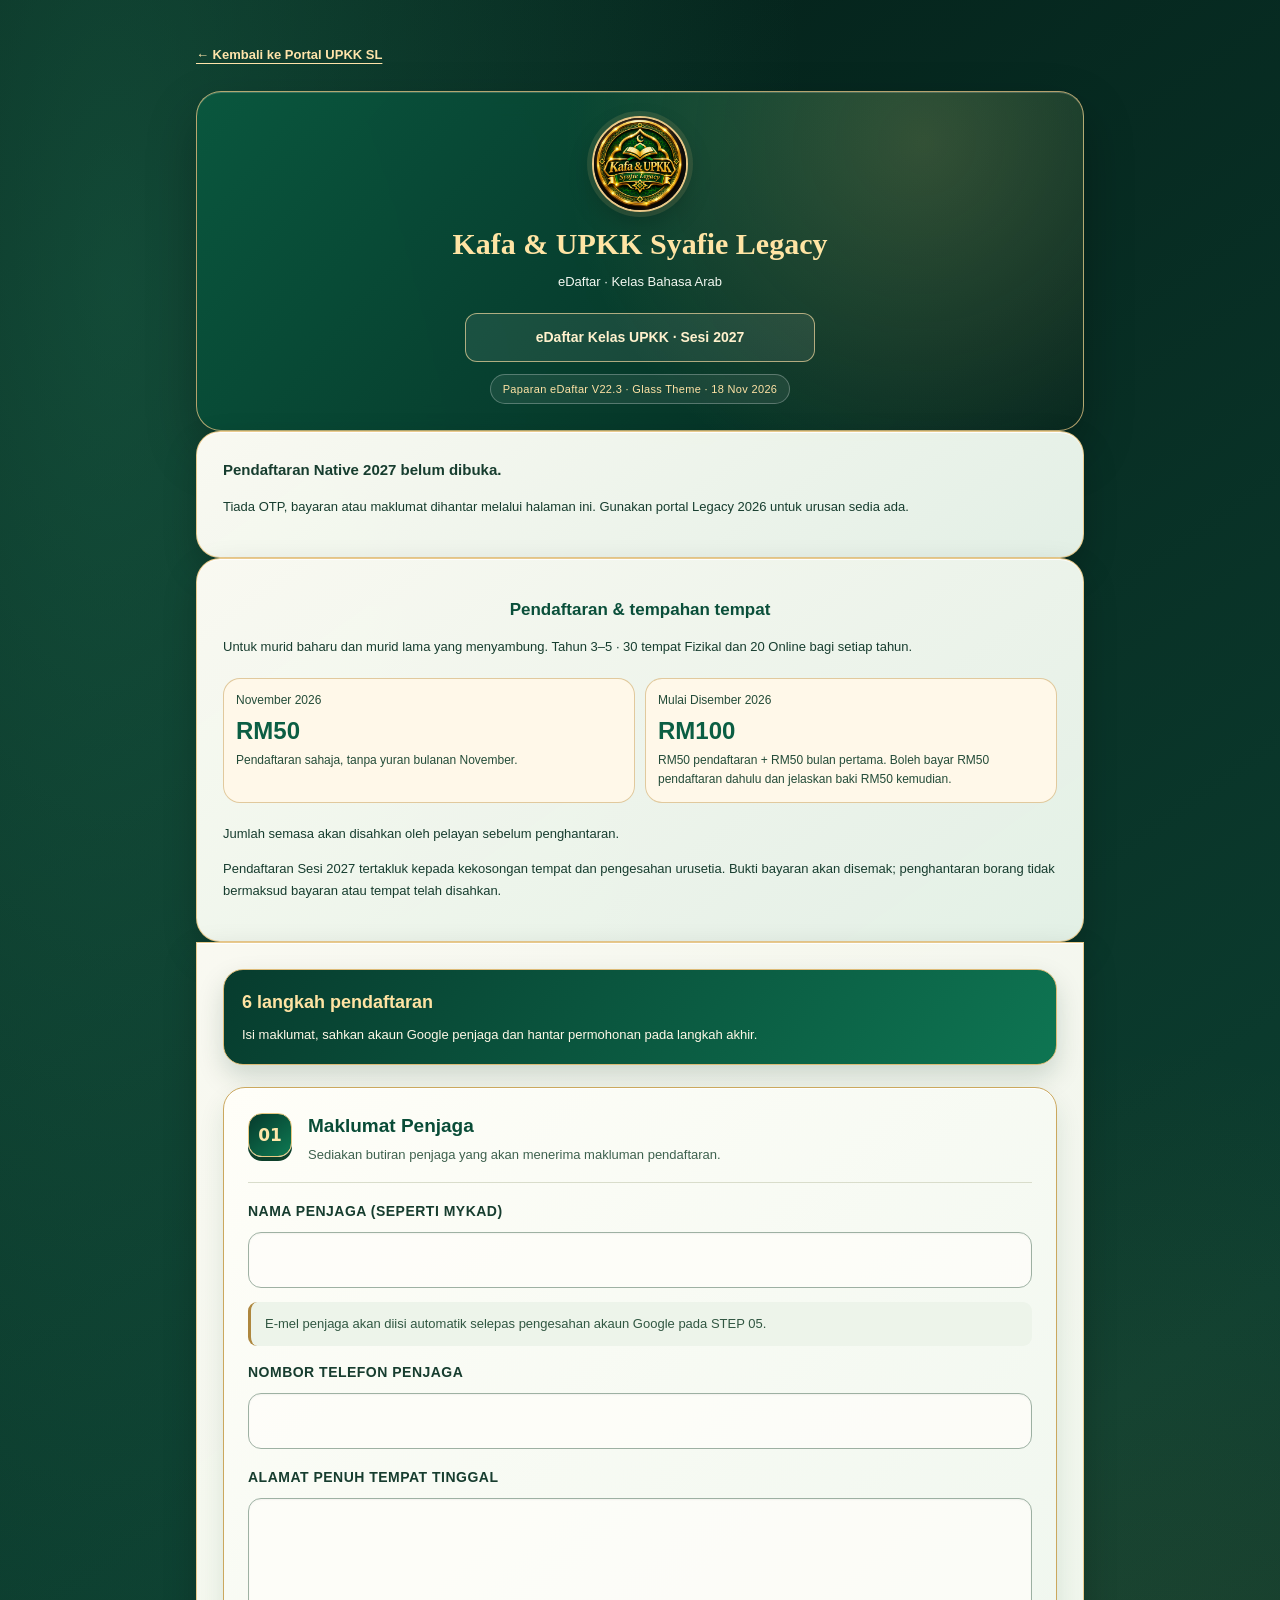
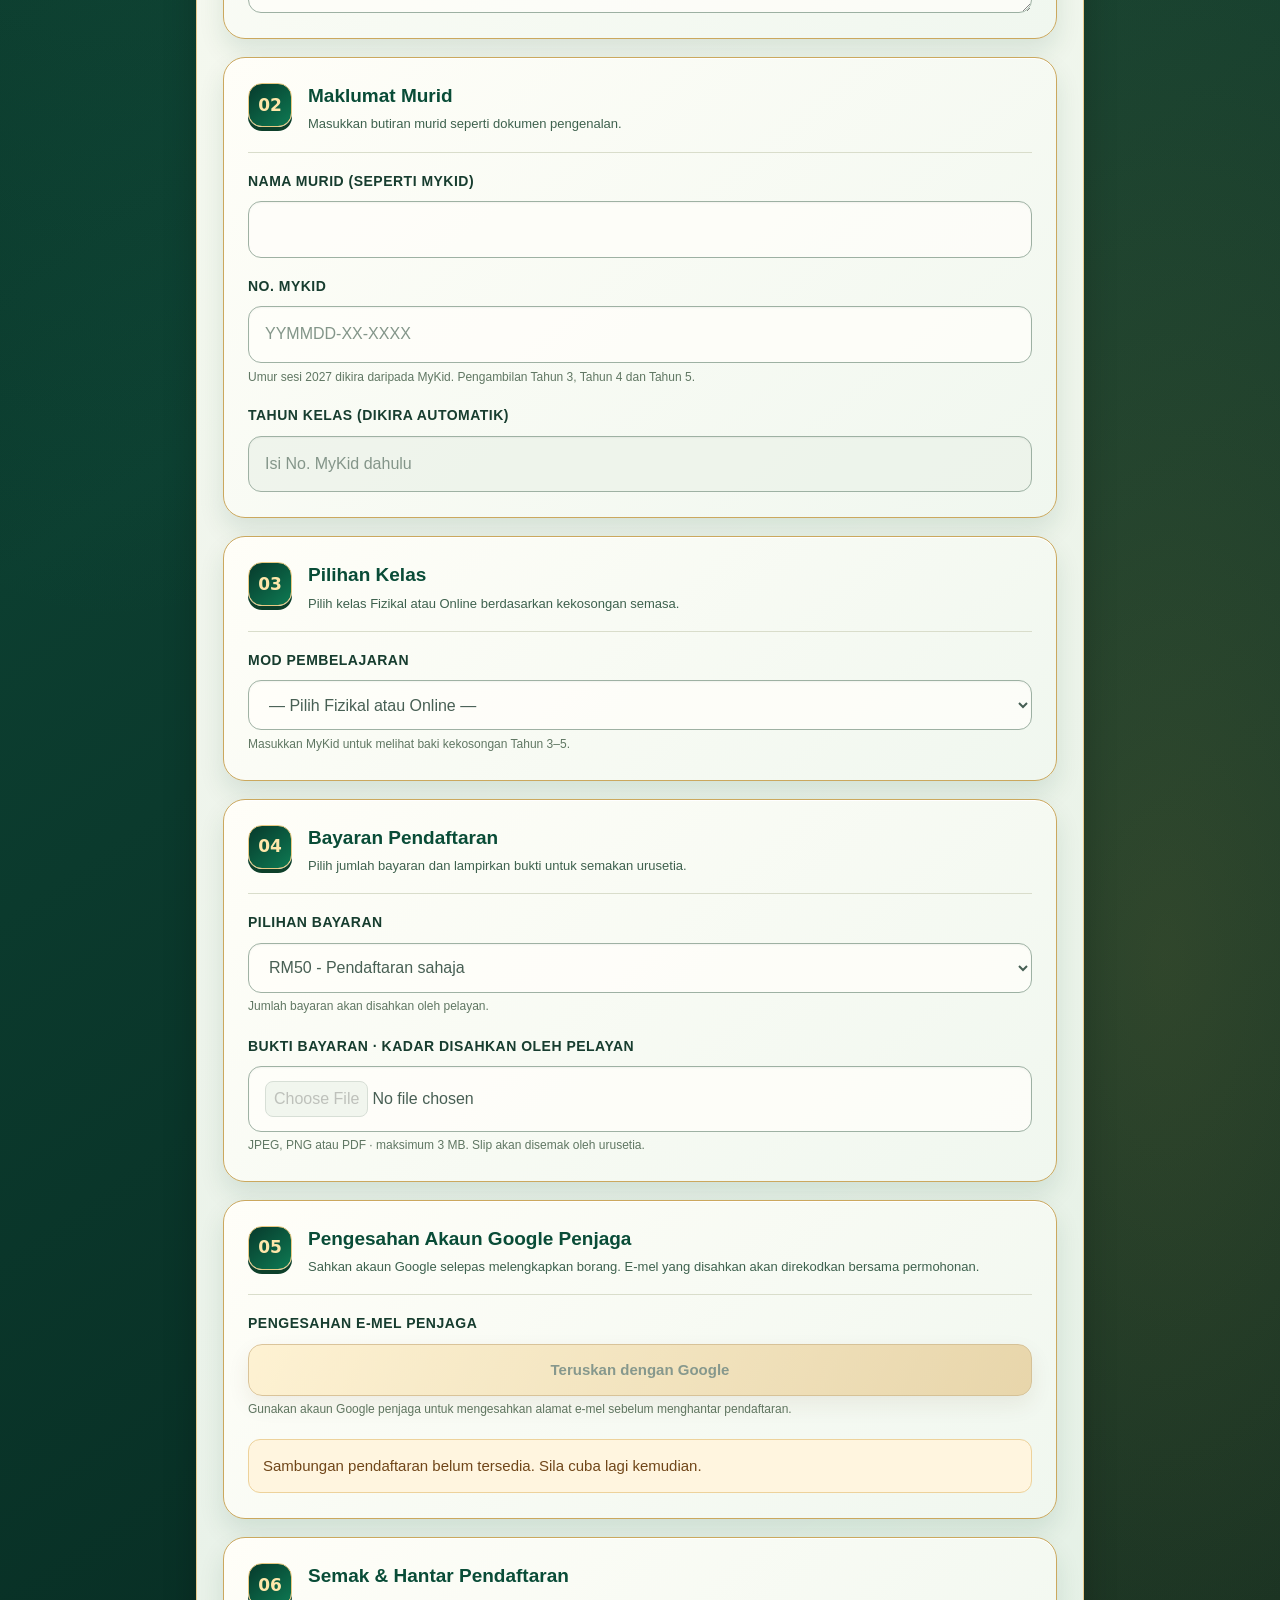
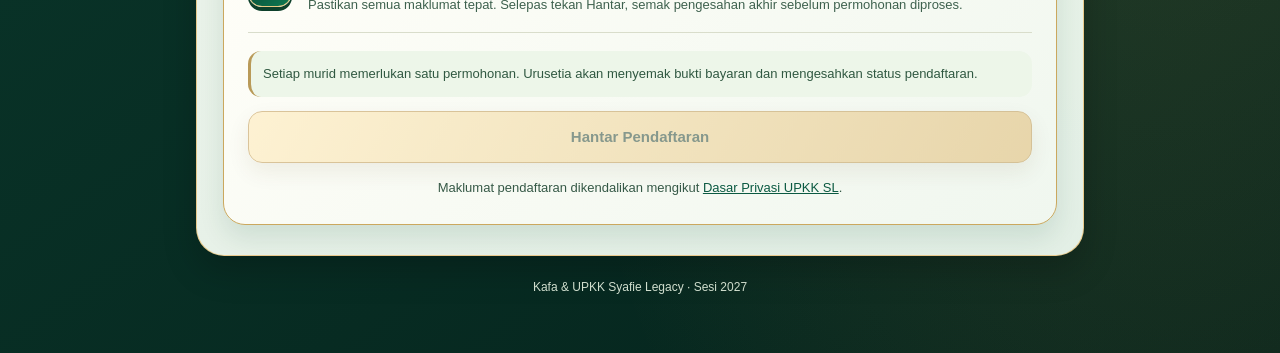
<file: edaftar.html>
<!doctype html>
<html lang="ms"><head><meta charset="utf-8"><meta name="viewport" content="width=device-width,initial-scale=1"><meta name="referrer" content="no-referrer"><meta http-equiv="Content-Security-Policy" content="default-src 'none'; script-src 'self' https://accounts.google.com/gsi/client; style-src 'self' 'unsafe-inline' https://accounts.google.com/gsi/style; connect-src https://script.google.com https://script.googleusercontent.com https://accounts.google.com/gsi/; frame-src https://accounts.google.com/gsi/; img-src 'self' data:; base-uri 'none'; form-action 'none'; object-src 'none'"><meta name="theme-color" content="#064E3B"><meta name="description" content="Pendaftaran Kafa &amp; UPKK Syafie Legacy · Sesi 2027"><title>eDaftar · Kafa &amp; UPKK Syafie Legacy · Sesi 2027</title><link rel="stylesheet" href="./edaftar.css?v=20261118-glass-theme1"><script defer src="./edaftar-config.js?v=20261116-googleonly-r3"></script><script defer src="./edaftar.js?v=20261125-kuota-40-30"></script></head><body><main><a href="./index.html">← Kembali ke Portal UPKK SL</a>
<header class="upkk-premium-header">
  <img
    src="./assets/branding/portal-logo.png"
    alt="Logo Kafa &amp; UPKK Syafie Legacy"
    class="upkk-header-logo"
    width="82"
    height="82"
  >
  <h1>Kafa &amp; UPKK Syafie Legacy</h1>
  <p>eDaftar · Kelas Bahasa Arab</p>
  <div class="upkk-session-label">
    eDaftar Kelas UPKK · Sesi 2027
  </div>
  <div class="ed-ui-version">Paparan eDaftar V22.3 · Glass Theme · 18 Nov 2026</div>
</header>
<section class="card" role="status" id="ed-gate-banner"><strong>Pendaftaran Native 2027 belum dibuka.</strong><p>Tiada OTP, bayaran atau maklumat dihantar melalui halaman ini. Gunakan portal Legacy 2026 untuk urusan sedia ada.</p></section><section class="card"><h2>Pendaftaran & tempahan tempat</h2><p>Untuk murid baharu dan murid lama yang menyambung. Tahun 3–5 · 30 tempat Fizikal dan 20 Online bagi setiap tahun.</p><div class="fees"><div>November 2026<strong>RM50</strong>Pendaftaran sahaja, tanpa yuran bulanan November.</div><div>Mulai Disember 2026<strong>RM100</strong>RM50 pendaftaran + RM50 bulan pertama. Boleh bayar RM50 pendaftaran dahulu dan jelaskan baki RM50 kemudian.</div></div><p id="ed-fee-quote">Jumlah semasa akan disahkan oleh pelayan sebelum penghantaran.</p><p>Pendaftaran Sesi 2027 tertakluk kepada kekosongan tempat dan pengesahan urusetia. Bukti bayaran akan disemak; penghantaran borang tidak bermaksud bayaran atau tempat telah disahkan.</p></section><section class="card ed-form-card" aria-label="Borang pendaftaran"><div class="ed-form-intro"><strong>6 langkah pendaftaran</strong><p>Isi maklumat, sahkan akaun Google penjaga dan hantar permohonan pada langkah akhir.</p></div><form id="native-edaftar-form" autocomplete="on"><fieldset id="ed-fieldset" disabled aria-label="Pendaftaran Native ditutup" style="border:0;padding:0;margin:0;min-width:0">

<section class="edaftar-step" aria-labelledby="ed-step-01">
  <div class="ed-step-header">
    <span class="ed-step-number" aria-hidden="true">01</span>
    <div class="ed-step-heading"><h3 id="ed-step-01">Maklumat Penjaga</h3><p>Sediakan butiran penjaga yang akan menerima makluman pendaftaran.</p></div>
  </div>
  <div class="ed-step-content">
<div class="fg"><label class="form-lbl" for="ed-nama-penjaga">Nama Penjaga (seperti MyKad)</label>
            <input class="form-inp" id="ed-nama-penjaga" name="namaPenjaga" maxlength="150" required autocomplete="name"></div>
<div class="fg" id="ed-email-wrapper"><label class="form-lbl" for="ed-email">Alamat E-mel Penjaga</label>
            <input class="form-inp" id="ed-email" name="email" type="email" maxlength="254" required readonly autocomplete="email"></div>
<p class="ed-email-guidance">E-mel penjaga akan diisi automatik selepas pengesahan akaun Google pada STEP 05.</p>
<div class="fg"><label class="form-lbl" for="ed-telefon">Nombor Telefon Penjaga</label>
            <input class="form-inp" id="ed-telefon" name="telefon" type="tel" inputmode="tel" maxlength="20" required autocomplete="tel"></div>
<div class="fg"><label class="form-lbl" for="ed-alamat">Alamat penuh tempat tinggal</label>
            <textarea class="form-inp" id="ed-alamat" name="alamat" rows="3" maxlength="500" required></textarea></div>
  </div>
</section>

<section class="edaftar-step" aria-labelledby="ed-step-02">
  <div class="ed-step-header">
    <span class="ed-step-number" aria-hidden="true">02</span>
    <div class="ed-step-heading"><h3 id="ed-step-02">Maklumat Murid</h3><p>Masukkan butiran murid seperti dokumen pengenalan.</p></div>
  </div>
  <div class="ed-step-content">
<div class="fg"><label class="form-lbl" for="ed-nama-murid">Nama Murid (seperti MyKid)</label>
            <input class="form-inp" id="ed-nama-murid" name="namaMurid" maxlength="150" required></div>
<div class="fg"><label class="form-lbl" for="ed-mykid">No. MyKid</label>
            <input class="form-inp" id="ed-mykid" name="mykid" inputmode="numeric" maxlength="14"
              pattern="[0-9]{6}-[0-9]{2}-[0-9]{4}" placeholder="YYMMDD-XX-XXXX"
              title="No. MyKid dalam format YYMMDD-XX-XXXX" aria-describedby="ed-mykid-help" required>
            <small id="ed-mykid-help" aria-live="polite" style="display:block;margin-top:5px;color:var(--text-muted,#666)">Umur sesi 2027 dikira daripada MyKid. Pengambilan Tahun 3, Tahun 4 dan Tahun 5.</small></div>
<div class="fg"><label class="form-lbl" for="ed-tahun-kelas">Tahun Kelas (dikira automatik)</label>
            <input class="form-inp" id="ed-tahun-kelas" readonly placeholder="Isi No. MyKid dahulu"></div>
  </div>
</section>

<section class="edaftar-step" aria-labelledby="ed-step-03">
  <div class="ed-step-header">
    <span class="ed-step-number" aria-hidden="true">03</span>
    <div class="ed-step-heading"><h3 id="ed-step-03">Pilihan Kelas</h3><p>Pilih kelas Fizikal atau Online berdasarkan kekosongan semasa.</p></div>
  </div>
  <div class="ed-step-content">
<div class="fg"><label class="form-lbl" for="ed-mod-kelas">Mod Pembelajaran</label>
            <select class="form-inp" id="ed-mod-kelas" required>
              <option value="">— Pilih Fizikal atau Online —</option>
              <option value="FIZIKAL">Fizikal (maksimum 30 murid setiap tahun)</option>
              <option value="ONLINE">Online (maksimum 20 murid setiap tahun)</option>
            </select>
            <small id="ed-seats-status" role="status" aria-live="polite" style="display:block;margin-top:5px;color:var(--text-muted,#666)">Masukkan MyKid untuk melihat baki kekosongan Tahun 3–5.</small></div>
  </div>
</section>

<section class="edaftar-step" aria-labelledby="ed-step-04">
  <div class="ed-step-header">
    <span class="ed-step-number" aria-hidden="true">04</span>
    <div class="ed-step-heading"><h3 id="ed-step-04">Bayaran Pendaftaran</h3><p>Pilih jumlah bayaran dan lampirkan bukti untuk semakan urusetia.</p></div>
  </div>
  <div class="ed-step-content">
<div class="fg">
  <label class="form-lbl" for="ed-payment-option">Pilihan Bayaran</label>
  <select class="form-inp" id="ed-payment-option" name="paymentOption" required disabled>
    <option value="REGISTRATION_ONLY">RM50 - Pendaftaran sahaja</option>
    <option value="FULL" disabled>Bayaran penuh - belum tersedia</option>
  </select>
  <small id="ed-payment-note">Jumlah bayaran akan disahkan oleh pelayan.</small>
</div>
<div class="fg"><label class="form-lbl" for="ed-slip" id="ed-slip-label">Bukti bayaran · kadar disahkan oleh pelayan</label>
            <input class="form-inp" id="ed-slip" name="slip" type="file"
              accept="image/jpeg,image/png,application/pdf" required>
            <small style="display:block;margin-top:4px;color:var(--text-muted,#666)">JPEG, PNG atau PDF · maksimum 3 MB. Slip akan disemak oleh urusetia.</small>
          </div>
  </div>
</section>

<section class="edaftar-step" aria-labelledby="ed-step-05">
  <div class="ed-step-header">
    <span class="ed-step-number" aria-hidden="true">05</span>
    <div class="ed-step-heading"><h3 id="ed-step-05">Pengesahan Akaun Google Penjaga</h3><p>Sahkan akaun Google selepas melengkapkan borang. E-mel yang disahkan akan direkodkan bersama permohonan.</p></div>
  </div>
  <div class="ed-step-content">
<div id="ed-google-section" class="fg">
            <label class="form-lbl">Pengesahan e-mel penjaga</label>
            <button type="button" class="btn btn-green" id="ed-google-login" disabled>Teruskan dengan Google</button>
            <button type="button" class="btn" id="ed-google-reset" hidden style="display:none">Tukar akaun Google</button>
            <small>Gunakan akaun Google penjaga untuk mengesahkan alamat e-mel sebelum menghantar pendaftaran.</small>
            <div class="ed-google-verified" id="ed-google-verified" hidden>
              <span class="ed-verified-label">E-mel penjaga disahkan</span>
              <strong id="ed-google-verified-email"></strong>
              <small>E-mel ini digunakan dalam rekod pendaftaran murid.</small>
            </div>
          </div>
<div class="edaftar-warn" id="ed-status" role="status" aria-live="polite">
            Pendaftaran belum dibuka. Tiada data dihantar atau disimpan.
          </div>
  </div>
</section>

<section class="edaftar-step" aria-labelledby="ed-step-06">
  <div class="ed-step-header">
    <span class="ed-step-number" aria-hidden="true">06</span>
    <div class="ed-step-heading"><h3 id="ed-step-06">Semak & Hantar Pendaftaran</h3><p>Pastikan semua maklumat tepat. Selepas tekan Hantar, semak pengesahan akhir sebelum permohonan diproses.</p></div>
  </div>
  <div class="ed-step-content">
<p class="ed-final-note">Setiap murid memerlukan satu permohonan. Urusetia akan menyemak bukti bayaran dan mengesahkan status pendaftaran.</p>
<button class="btn btn-green" type="submit" id="ed-submit" disabled style="opacity:.55;cursor:not-allowed;margin-top:12px;">Hantar Pendaftaran</button>
<p class="ed-privacy-note">Maklumat pendaftaran dikendalikan mengikut <a href="./privacy.html">Dasar Privasi UPKK SL</a>.</p>
  </div>
</section>
</fieldset></form>
<section id="ed-success-view" class="ed-success-view" tabindex="-1" aria-labelledby="ed-success-title" hidden>
  <div class="ed-success-symbol" aria-hidden="true">✓</div>
  <h2 id="ed-success-title">Permohonan berjaya dihantar!</h2>
  <p>Maklumat murid dan slip bayaran diterima untuk semakan urusetia.</p>
  <p class="ed-success-pending">MENUNGGU PENGESAHAN PENTADBIR</p>
  <dl class="ed-success-info">
    <div><dt>Nama murid</dt><dd id="ed-success-student"></dd></div>
    <div><dt>E-mel penjaga</dt><dd id="ed-success-email"></dd></div>
    <div><dt>Bukti bayaran</dt><dd id="ed-success-fee"></dd></div>
  </dl>
  <p class="ed-success-server" id="ed-success-server"></p>
  <p class="ed-success-note"><strong>Penting:</strong> Bayaran dan tempat belum disahkan. Urusetia akan menyemak bukti bayaran dahulu. Jangan hantar permohonan yang sama sekali lagi.</p>
  <a class="btn btn-green ed-success-link" href="./index.html">Kembali ke Portal UPKK SL</a>
  <button class="btn ed-success-another" id="ed-register-another" type="button">Daftar murid lain</button>
</section></section><dialog id="ed-confirm-dialog" aria-labelledby="ed-confirm-title"><h2 id="ed-confirm-title">Sahkan pendaftaran</h2><p>Murid: <span id="ed-confirm-name"></span></p><p>Sesi 2027 · Bukti bayaran <span id="ed-confirm-fee"></span> akan dihantar untuk semakan. Bayaran belum disahkan.</p><div class="ed-confirm-actions"><button type="button" class="btn" id="ed-confirm-cancel">Batal</button><button type="button" class="btn btn-green" id="ed-confirm-yes">Ya, hantar</button></div></dialog><footer>Kafa &amp; UPKK Syafie Legacy · Sesi 2027</footer></main></body></html>
</file>
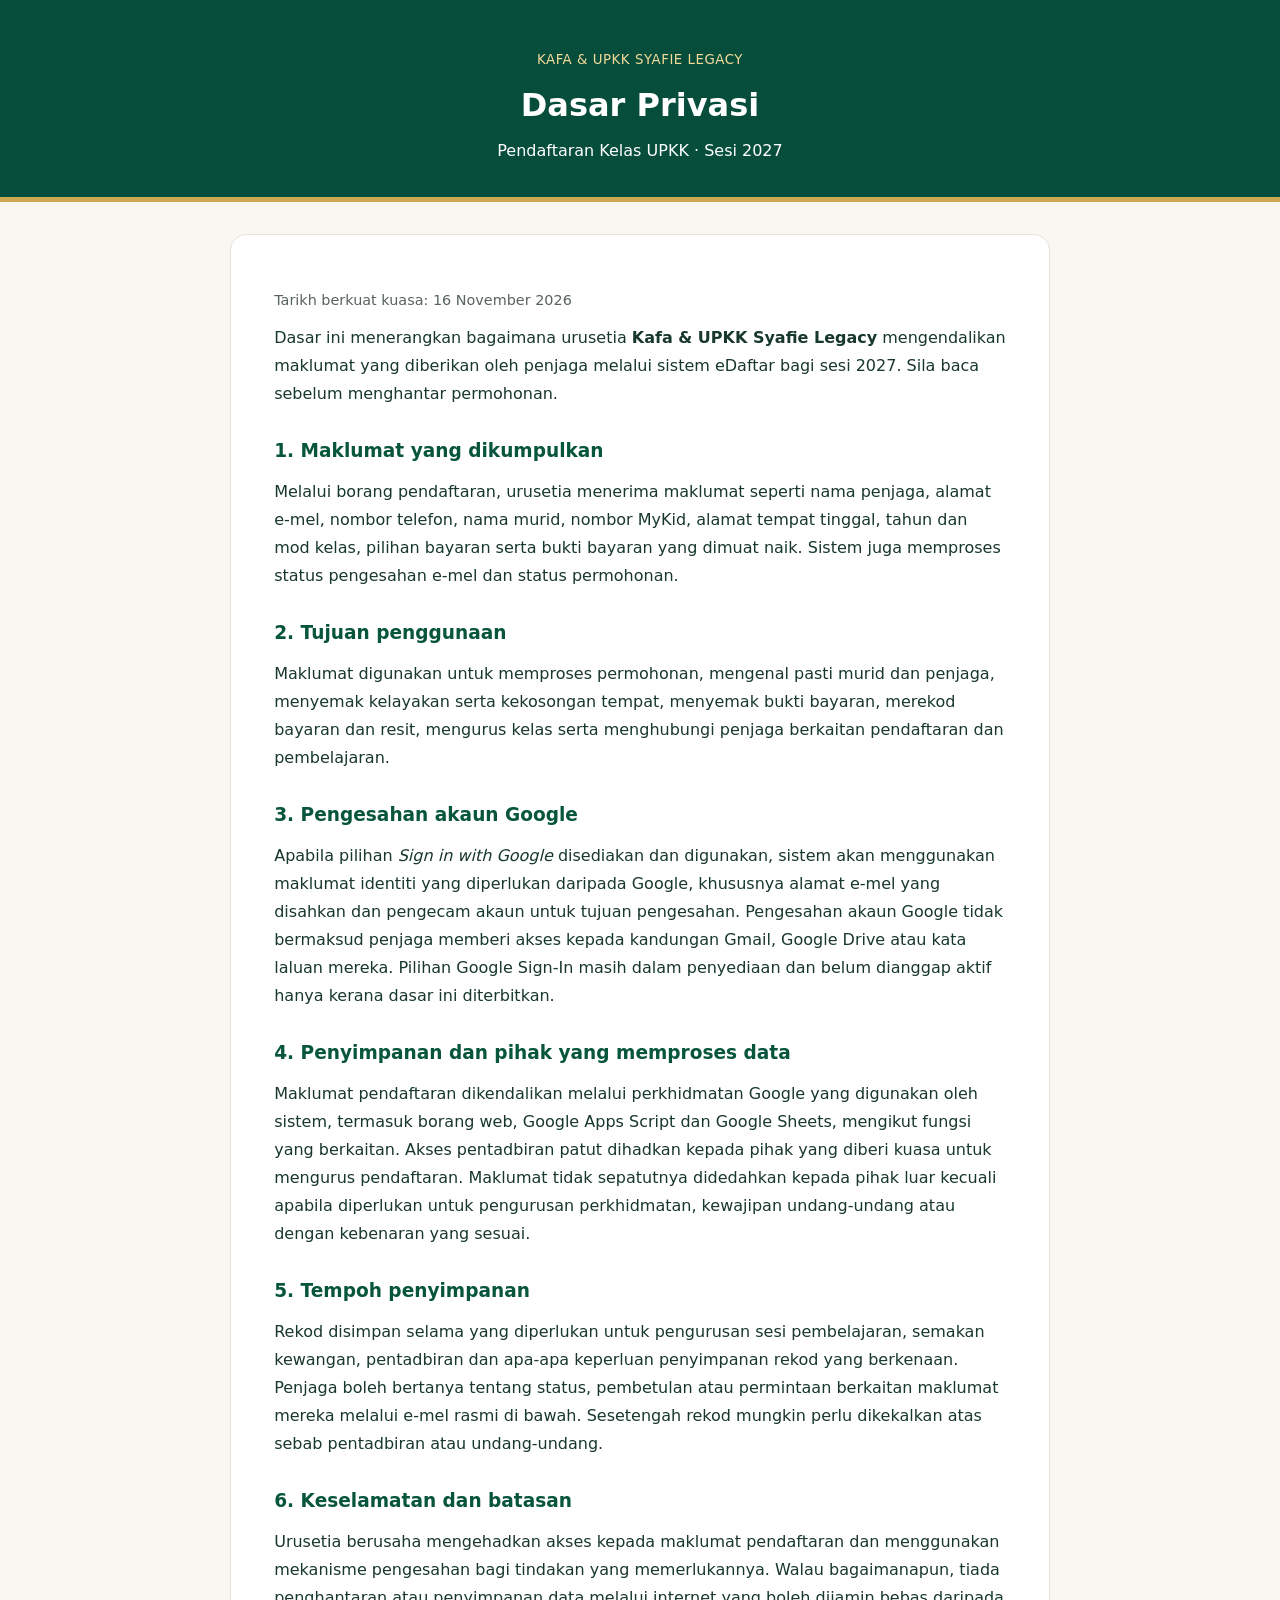
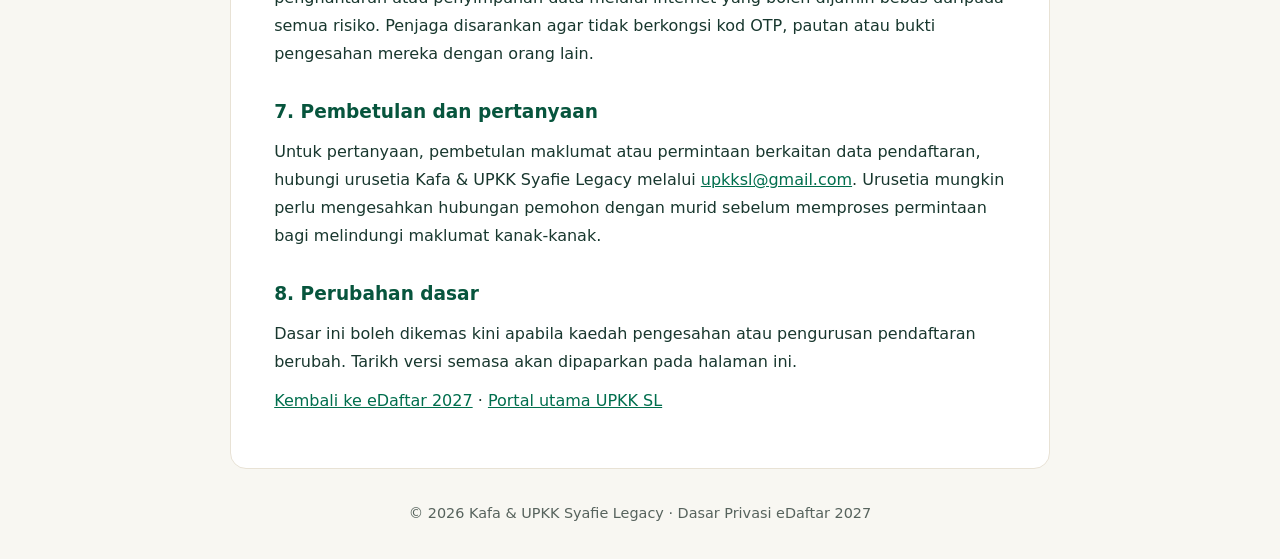
<file: privacy.html>
<!doctype html>
<html lang="ms">
<head>
<meta charset="utf-8">
<meta name="viewport" content="width=device-width,initial-scale=1">
<meta name="referrer" content="no-referrer">
<meta name="robots" content="index,follow">
<title>Dasar Privasi | Kafa &amp; UPKK Syafie Legacy</title>
<meta name="description" content="Dasar privasi pendaftaran UPKK Syafie Legacy sesi 2027.">
<style>
:root{color-scheme:light;font-family:system-ui,-apple-system,"Segoe UI",sans-serif}
*{box-sizing:border-box}body{margin:0;background:#f8f7f2;color:#18372e;line-height:1.75}
header{background:#064e3b;color:#fff;padding:2.8rem 1.2rem 2rem;text-align:center;border-bottom:5px solid #cda952}
header small{color:#f4db9a;letter-spacing:.04em}header h1{font-size:clamp(1.5rem,4vw,2rem);margin:.25rem auto}
main{max-width:820px;margin:2rem auto;background:#fff;padding:clamp(1.2rem,4vw,2.7rem);border:1px solid #e8e2d5;border-radius:16px}
h2{font-size:1.16rem;color:#07553d;margin:1.7rem 0 .25rem}p{margin:.65rem 0}ul{padding-left:1.4rem}
a{color:#006e4d;overflow-wrap:anywhere}a:focus-visible{outline:3px solid #b08b30}footer{max-width:820px;margin:0 auto 2rem;text-align:center;font-size:.9rem;color:#57635d;padding:0 1rem}
.updated{font-size:.9rem;color:#57635d}
</style>
</head>
<body>
<header><small>KAFA &amp; UPKK SYAFIE LEGACY</small><h1>Dasar Privasi</h1><div>Pendaftaran Kelas UPKK · Sesi 2027</div></header>
<main>
<p class="updated">Tarikh berkuat kuasa: 16 November 2026</p>
<p>Dasar ini menerangkan bagaimana urusetia <strong>Kafa &amp; UPKK Syafie Legacy</strong> mengendalikan maklumat yang diberikan oleh penjaga melalui sistem eDaftar bagi sesi 2027. Sila baca sebelum menghantar permohonan.</p>
<h2>1. Maklumat yang dikumpulkan</h2>
<p>Melalui borang pendaftaran, urusetia menerima maklumat seperti nama penjaga, alamat e-mel, nombor telefon, nama murid, nombor MyKid, alamat tempat tinggal, tahun dan mod kelas, pilihan bayaran serta bukti bayaran yang dimuat naik. Sistem juga memproses status pengesahan e-mel dan status permohonan.</p>
<h2>2. Tujuan penggunaan</h2>
<p>Maklumat digunakan untuk memproses permohonan, mengenal pasti murid dan penjaga, menyemak kelayakan serta kekosongan tempat, menyemak bukti bayaran, merekod bayaran dan resit, mengurus kelas serta menghubungi penjaga berkaitan pendaftaran dan pembelajaran.</p>
<h2>3. Pengesahan akaun Google</h2>
<p>Apabila pilihan <em>Sign in with Google</em> disediakan dan digunakan, sistem akan menggunakan maklumat identiti yang diperlukan daripada Google, khususnya alamat e-mel yang disahkan dan pengecam akaun untuk tujuan pengesahan. Pengesahan akaun Google tidak bermaksud penjaga memberi akses kepada kandungan Gmail, Google Drive atau kata laluan mereka. Pilihan Google Sign-In masih dalam penyediaan dan belum dianggap aktif hanya kerana dasar ini diterbitkan.</p>
<h2>4. Penyimpanan dan pihak yang memproses data</h2>
<p>Maklumat pendaftaran dikendalikan melalui perkhidmatan Google yang digunakan oleh sistem, termasuk borang web, Google Apps Script dan Google Sheets, mengikut fungsi yang berkaitan. Akses pentadbiran patut dihadkan kepada pihak yang diberi kuasa untuk mengurus pendaftaran. Maklumat tidak sepatutnya didedahkan kepada pihak luar kecuali apabila diperlukan untuk pengurusan perkhidmatan, kewajipan undang-undang atau dengan kebenaran yang sesuai.</p>
<h2>5. Tempoh penyimpanan</h2>
<p>Rekod disimpan selama yang diperlukan untuk pengurusan sesi pembelajaran, semakan kewangan, pentadbiran dan apa-apa keperluan penyimpanan rekod yang berkenaan. Penjaga boleh bertanya tentang status, pembetulan atau permintaan berkaitan maklumat mereka melalui e-mel rasmi di bawah. Sesetengah rekod mungkin perlu dikekalkan atas sebab pentadbiran atau undang-undang.</p>
<h2>6. Keselamatan dan batasan</h2>
<p>Urusetia berusaha mengehadkan akses kepada maklumat pendaftaran dan menggunakan mekanisme pengesahan bagi tindakan yang memerlukannya. Walau bagaimanapun, tiada penghantaran atau penyimpanan data melalui internet yang boleh dijamin bebas daripada semua risiko. Penjaga disarankan agar tidak berkongsi kod OTP, pautan atau bukti pengesahan mereka dengan orang lain.</p>
<h2>7. Pembetulan dan pertanyaan</h2>
<p>Untuk pertanyaan, pembetulan maklumat atau permintaan berkaitan data pendaftaran, hubungi urusetia Kafa &amp; UPKK Syafie Legacy melalui <a href="mailto:upkksl@gmail.com">upkksl@gmail.com</a>. Urusetia mungkin perlu mengesahkan hubungan pemohon dengan murid sebelum memproses permintaan bagi melindungi maklumat kanak-kanak.</p>
<h2>8. Perubahan dasar</h2>
<p>Dasar ini boleh dikemas kini apabila kaedah pengesahan atau pengurusan pendaftaran berubah. Tarikh versi semasa akan dipaparkan pada halaman ini.</p>
<p><a href="./edaftar.html">Kembali ke eDaftar 2027</a> · <a href="./index.html">Portal utama UPKK SL</a></p>
</main>
<footer>© 2026 Kafa &amp; UPKK Syafie Legacy · Dasar Privasi eDaftar 2027</footer>
</body>
</html>
</file>
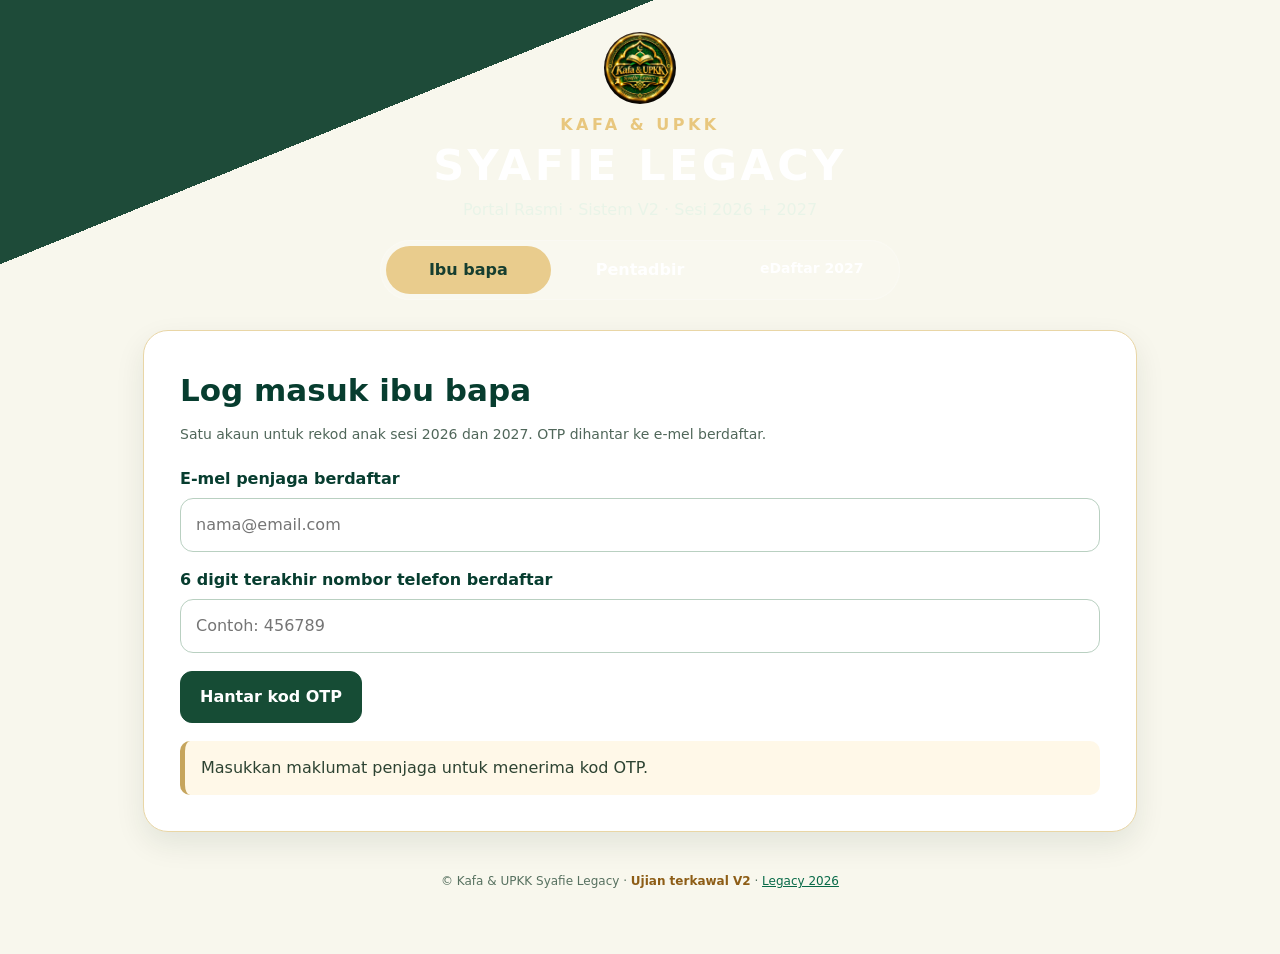
<file: v2-portal.html>
<!doctype html>
<html lang="ms">
<head>
  <meta charset="utf-8">
  <meta name="viewport" content="width=device-width, initial-scale=1">
  <meta name="referrer" content="no-referrer">
  <meta name="theme-color" content="#06452c">
  <meta http-equiv="Content-Security-Policy" content="default-src 'none'; script-src 'self'; style-src 'self'; img-src 'self' data:; connect-src https://script.google.com https://script.googleusercontent.com; form-action 'none'; object-src 'none'; base-uri 'none'">
  <title>UPKK SL V2 · Portal Ibu Bapa &amp; Admin</title>
  <link rel="stylesheet" href="v2-portal.css">
  <script defer src="parent-v2-config.js"></script>
  <script defer src="v2-admin-config.js"></script>
  <script defer src="parent-v2.js"></script>
  <script defer src="v2-admin.js"></script>
  <script defer src="v2-tabs.js"></script>
</head>
<body>
<div class="v2-shell">
  <header class="v2-header">
    <img src="assets/branding/portal-logo.png" width="72" height="72" alt="Logo Kafa &amp; UPKK Syafie Legacy" class="v2-logo">
    <p class="v2-kicker">KAFA &amp; UPKK</p>
    <h1>SYAFIE LEGACY</h1>
    <p>Portal Rasmi · Sistem V2 · Sesi 2026 + 2027</p>
    <nav class="v2-tabs" aria-label="Pilih pengguna">
      <button type="button" class="v2-tab is-active" id="v2-tab-parent" data-v2-tab="parent" aria-selected="true">Ibu bapa</button>
      <button type="button" class="v2-tab" id="v2-tab-admin" data-v2-tab="admin" aria-selected="false">Pentadbir</button>
      <a class="v2-tab v2-tab-link" href="./edaftar.html" aria-label="eDaftar 2027">eDaftar 2027</a>
    </nav>
  </header>
  <main>
    <div id="v2-parent-area" class="v2-area">
      <section class="v2-card">
        <h2>Log masuk ibu bapa</h2>
        <p class="v2-muted">Satu akaun untuk rekod anak sesi 2026 dan 2027. OTP dihantar ke e-mel berdaftar.</p>
        <form id="parent-login" autocomplete="on">
          <label for="parent-email">E-mel penjaga berdaftar</label>
          <input id="parent-email" type="email" required maxlength="254" autocomplete="email" placeholder="nama@email.com">
          <label for="parent-phone">6 digit terakhir nombor telefon berdaftar</label>
          <input id="parent-phone" type="text" inputmode="numeric" pattern="[0-9]{6}" maxlength="6" required autocomplete="off" placeholder="Contoh: 456789">
          <button type="submit" id="request-otp" disabled>Hantar kod OTP</button>
        </form>
        <form id="parent-verify" hidden>
          <label for="parent-otp">Kod pengesahan daripada e-mel</label>
          <input id="parent-otp" type="text" inputmode="numeric" pattern="[0-9]{6}" maxlength="6" required autocomplete="one-time-code">
          <button type="submit" id="verify-otp">Sahkan &amp; log masuk</button>
        </form>
        <p id="parent-message" class="v2-message" role="status" aria-live="polite"></p>
      </section>
      <section id="parent-dashboard" class="v2-card" hidden>
        <div class="v2-head-row"><h2>Rekod anak</h2><button id="parent-logout" type="button" class="v2-outline">Log keluar</button></div>
        <p class="v2-muted">Rekod yang diluluskan sahaja. Permohonan 2027 yang masih dalam semakan tidak dipaparkan.</p>
        <div id="parent-children"></div>
        <p class="v2-muted">Resit dan sejarah bayaran Legacy 2026 masih boleh dicapai melalui <a href="./index.html?legacy=1">paparan Legacy 2026</a>.</p>
      </section>
    </div>
    <div id="v2-admin-area" class="v2-area" hidden>
      <section id="v2-admin-login-card" class="v2-card">
        <h2>Log masuk Pentadbir V2</h2>
        <p class="v2-muted">Akses kelulusan pendaftaran Native 2027 untuk pentadbir yang dibenarkan sahaja.</p>
        <form id="v2-admin-login" autocomplete="off">
          <label for="v2-admin-email">E-mel pentadbir</label><input id="v2-admin-email" type="email" required autocomplete="username">
          <label for="v2-admin-password">Kata laluan pentadbir</label><input id="v2-admin-password" type="password" required autocomplete="current-password">
          <button type="submit" id="v2-admin-signin">Log masuk Admin</button>
        </form>
        <p id="v2-admin-message" class="v2-message" role="status" aria-live="polite">Mod pilot Admin V2 tertutup sehingga diaktifkan oleh pemilik.</p>
      </section>
      <section id="v2-admin-dashboard" class="v2-card" hidden>
        <div class="v2-head-row"><div><p class="v2-kicker">NATIVE 2027</p><h2>Semakan &amp; Kelulusan</h2></div><button type="button" id="v2-admin-logout" class="v2-outline">Log keluar</button></div>
        <p class="v2-muted">Pilot: rekod berlabel QA sahaja. RM50 = pendaftaran; RM100 = pendaftaran + yuran bulan pertama. Sahkan slip sebelum meluluskan. Resit dijana oleh AutoCrat mengikut job yang telah dikonfigurasi.</p>
        <div class="v2-head-row"><span id="v2-admin-count" class="v2-status">—</span><button id="v2-admin-refresh" type="button" class="v2-outline">Muat semula</button></div>
        <div id="v2-admin-list"></div>
        <p id="v2-admin-action-status" class="v2-message" role="status" aria-live="polite"></p>
      </section>
    </div>
  </main>
  <footer>© Kafa &amp; UPKK Syafie Legacy · <span class="v2-pilot">Ujian terkawal V2</span> · <a href="./index.html?legacy=1">Legacy 2026</a></footer>
</div>
</body>
</html>
</file>
<file: edaftar.css>
:root{--forest:#173e32;--gold:#bd9654;--text-muted:#666b67}*{box-sizing:border-box}body{margin:0;background:#f5f3ec;color:#253c32;font:15px/1.65 system-ui,-apple-system,BlinkMacSystemFont,"Segoe UI",sans-serif}main{max-width:860px;margin:30px auto;padding:0 18px 40px}a{color:var(--forest)}header{background:linear-gradient(135deg,#113a2c,#285441);color:white;padding:32px;border-radius:24px;box-shadow:0 16px 40px #173e3220;border-bottom:4px solid var(--gold)}header small{letter-spacing:.16em;color:#e3c691}h1{font-size:clamp(26px,4vw,36px);margin:8px 0}header p{margin:0;color:#e2e9e3}.card{background:white;border:1px solid #e3dfd4;border-radius:22px;padding:28px;margin-top:20px;box-shadow:0 8px 26px #173e3209}.fees{display:grid;grid-template-columns:1fr 1fr;gap:14px;margin:20px 0}.fees div{background:#f8f6ee;border:1px solid #e7ddc9;border-radius:14px;padding:16px}.fees strong{display:block;font-size:25px;color:#173e32}.fg{margin-bottom:18px}.form-lbl{display:block;font-size:13px;font-weight:650;margin-bottom:6px}.form-inp{display:block;width:100%;border:1px solid #cdd5ce;border-radius:12px;padding:12px;font:inherit;background:#fcfdfa;color:#253c32;min-width:0}.form-inp:focus-visible{outline:3px solid #c7a76e;outline-offset:2px}.form-inp[readonly]{background:#f0f3ef}.btn{border:1px solid #bccbbf;border-radius:12px;padding:12px 18px;font:inherit;font-weight:600;cursor:pointer;background:#f4f6f2;color:#173e32}.btn-green{background:linear-gradient(135deg,#173e32,#315d46);color:white;border-color:#173e32}.btn:disabled{opacity:.5!important;cursor:not-allowed}#ed-submit{width:100%;opacity:1!important;cursor:pointer!important}#ed-submit:disabled{cursor:not-allowed!important}.edaftar-warn{padding:14px;border:1px solid #e3d2af;background:#faf5e9;border-radius:12px;margin-top:14px}small{font-size:12px}dialog{max-width:460px;width:calc(100% - 32px);border:1px solid #d8c7a6;border-radius:20px;padding:26px;color:#253c32}dialog::backdrop{background:#102c24aa}.ed-confirm-actions{display:flex;gap:10px;justify-content:flex-end;margin-top:20px}input[type=file]{white-space:normal;overflow:hidden}input::file-selector-button{padding:8px;border:1px solid #ccd5cc;border-radius:8px;background:#eef3eb}footer{text-align:center;color:#68736a;margin-top:22px;font-size:12px}@media(min-width:680px){form{display:grid;grid-template-columns:1fr 1fr;gap:0 20px}form>.fg:nth-child(n+8),#ed-status,#ed-submit{grid-column:1/-1}}@media(max-width:460px){main{margin-top:16px;padding:0 12px 25px}.card,header{padding:20px}.fees{grid-template-columns:1fr}.ed-confirm-actions{flex-direction:column}}@media(prefers-reduced-motion:reduce){*{scroll-behaviour:auto!important}}
#ed-submit:disabled{opacity:.5!important}

/* UPKK V2 — PREMIUM LEGACY RESTYLE — QA ONLY */
:root {
  --forest:#17492e;
  --gold:#dfbc65;
  --text-muted:#56715c;
}

body {
  background-color:#174c2b;
  background-image:
    linear-gradient(30deg,#ffffff08 12%,transparent 12.5%,transparent 87%,#ffffff08 87.5%),
    linear-gradient(150deg,#ffffff08 12%,transparent 12.5%,transparent 87%,#ffffff08 87.5%),
    linear-gradient(30deg,#ffffff08 12%,transparent 12.5%,transparent 87%,#ffffff08 87.5%),
    linear-gradient(150deg,#ffffff08 12%,transparent 12.5%,transparent 87%,#ffffff08 87.5%);
  background-size:80px 140px;
  background-position:0 0,0 0,40px 70px,40px 70px;
  color:#15562e;
  font-family:"Poppins","Segoe UI",sans-serif;
}

main {
  max-width:540px;
  padding:18px 15px 35px;
  margin:0 auto;
}

main>a {
  display:inline-block;
  color:#e5efdf;
  margin:6px 0 16px;
  font-size:13px;
}

header {
  text-align:center;
  padding:30px 20px;
  border-radius:26px 26px 0 0;
  border-bottom:3px solid #dfbc65;
  background:linear-gradient(145deg,#225a30,#14452a);
  box-shadow:none;
}

header small {
  letter-spacing:.1em;
  font-size:11px;
  color:#f3d48a;
}

header h1 {
  color:#ffd86b;
  font-family:Georgia,serif;
  font-size:29px;
  margin:10px 0;
}

header p {color:#e6f0e5}

.card {
  background:#f0f8f0;
  border:0;
  border-radius:0;
  padding:26px;
  margin:0;
  box-shadow:0 12px 28px #062b1640;
}

.card:last-of-type {
  border-radius:0 0 28px 28px;
  padding-bottom:30px;
}

.card h2 {
  color:#175b2e;
  font-size:17px;
  text-align:center;
}

.card p {font-size:13px}

.fees {
  grid-template-columns:repeat(2,minmax(0,1fr));
  gap:10px;
}

.fees div {
  border:1px solid #d5e4cf;
  background:#fffdf3;
  padding:12px;
  font-size:12px;
}

.fees strong {color:#185d31;font-size:24px}

/* Single-column registration form */
form {
  display:flex !important;
  flex-direction:column;
  gap:0 !important;
}

.fg {margin-bottom:21px}

.form-lbl {
  color:#16703a;
  font-weight:750;
  font-size:12px;
  letter-spacing:.035em;
  text-transform:uppercase;
  margin-bottom:9px;
}

.form-inp {
  min-height:52px;
  padding:14px 16px;
  border:1px solid #d2e2d3;
  border-radius:17px;
  background:#e9f1e9;
  color:#17472e;
  box-shadow:inset 0 4px 11px #1e523017;
  transition:border-color .2s,box-shadow .2s,background .2s;
}

.form-inp:focus {
  outline:none;
  border-color:#388f52;
  background:#fff;
  box-shadow:0 0 0 4px #4ca15b28;
}

.form-inp[readonly] {background:#e1e9e1}

textarea.form-inp {min-height:115px}

.fg small {
  color:#607763 !important;
  font-size:12px;
  line-height:1.6;
}

.btn {
  width:100%;
  min-height:50px;
  border-radius:30px;
  transition:transform .18s,box-shadow .18s,filter .18s;
}

.btn-green {
  background:linear-gradient(110deg,#3eaa4e,#287e35);
  border:0;
  color:white;
  box-shadow:0 6px 15px #165b2c2f;
}

.btn:not(:disabled):hover {
  filter:brightness(1.07);
  transform:translateY(-2px);
}

.btn:not(:disabled):active {transform:scale(.985)}

#ed-submit {
  min-height:54px;
  margin-top:14px;
}

.edaftar-warn {
  background:#fff5df;
  border:1px solid #edd29b;
  color:#80540d;
}

footer {color:#d8e6d5}

/* Gentle entrance animation */
@keyframes upkk-enter {
  from {opacity:0;transform:translateY(14px)}
  to {opacity:1;transform:translateY(0)}
}

header,.card {
  animation:upkk-enter .45s ease-out both;
}

.card:nth-of-type(2) {animation-delay:.1s}

@media(max-width:460px) {
  main {padding:12px 12px 28px}
  header {padding:25px 16px}
  .card {padding:23px 21px}
  .fees {grid-template-columns:1fr}
}

@media(prefers-reduced-motion:reduce) {
  header,.card {animation:none}
  .btn,.form-inp {transition:none}
}


/* Premium V2 header */
.upkk-premium-header {
  padding:24px 18px 26px;
  text-align:center;
}

.upkk-header-logo {
  display:block;
  width:82px;
  height:82px;
  margin:0 auto 12px;
  object-fit:contain;
  border-radius:50%;
  background:#fff;
  padding:5px;
}

.upkk-premium-header h1 {
  font-family:Georgia,serif;
  font-size:clamp(24px,5vw,30px);
  color:#ffd76a;
  margin:8px 0;
}

.upkk-premium-header p {
  font-size:13px;
  color:#e0eadf;
}

.upkk-session-label {
  margin:20px auto 0;
  padding:12px 14px;
  max-width:350px;
  background:#ffffff14;
  border:1px solid #ffffff32;
  border-radius:12px;
  color:#fff4ce;
  font-weight:700;
  font-size:14px;
}

/* R1 approved portal logo and off-white surfaces */
.upkk-header-logo{background:#101410;padding:0;width:96px;height:96px;box-shadow:0 0 0 1px #dfbc65}.card{background:#f8f6ee}.upkk-premium-header{background:linear-gradient(145deg,#065f46,#064e3b)}

/* UPKK SL eDaftar 2027 — locked six-step responsive layout; presentation only. */
.ed-ui-version{display:inline-block;margin-top:12px;padding:5px 12px;border:1px solid #ffffff44;border-radius:100px;color:#ffe3a5;background:#ffffff13;font-size:11px;letter-spacing:.03em}
.ed-form-intro{margin:0 0 22px;padding:18px;border-radius:18px;background:linear-gradient(135deg,#0a6346,#155337);color:#fff;border:1px solid #dbb867}
.ed-form-intro strong{font-size:18px;color:#ffdfa0}
.ed-form-intro p{color:#eef8ee;font-size:13px;margin:6px 0 0;line-height:1.6}
#ed-fieldset{display:flex;flex-direction:column;gap:18px;min-width:0}
.edaftar-step{padding:20px 17px 17px;background:linear-gradient(155deg,#fffef9,#f4f7ee);border:1px solid #d6e3d1;border-radius:22px;box-shadow:0 5px 18px #17492e0b;min-width:0}
.edaftar-step:focus-within{border-color:#b9a05f;box-shadow:0 0 0 2px #cba85c28}
.ed-step-header{display:flex;align-items:flex-start;gap:13px;padding:0 0 16px;border-bottom:1px solid #e5e9da;margin:0 0 18px}
.ed-step-number{flex:0 0 44px;width:44px;height:44px;display:grid;place-items:center;border-radius:14px;background:linear-gradient(150deg,#176342,#075235);border:1px solid #d6ba6d;color:#ffe5a1;font:750 17px/1.1 system-ui,sans-serif;box-shadow:0 4px 0 #0d402b}
.ed-step-heading{min-width:0;flex:1}
.ed-step-heading h3{font-size:16px;color:#15593c;margin:0 0 4px;font-weight:800;line-height:1.4}
.ed-step-heading p{font-size:12px;color:#556f5c;margin:0;line-height:1.6}
.ed-step-content{min-width:0}
.ed-step-content>.fg:last-child{margin-bottom:0}
.edaftar-step .fg{margin-bottom:18px}
.ed-otp-note,.ed-final-note,.ed-privacy-note{font-size:12px;line-height:1.65;color:#536e5b;margin:0 0 14px}
.ed-final-note{background:#eef5e9;border-radius:13px;padding:12px;border-left:3px solid #b99a58}
.ed-privacy-note{margin:14px 0 0;text-align:center}
.edaftar-step #ed-google-section[hidden]{display:none!important}
.edaftar-step #ed-google-reset[hidden]{display:none!important}
.edaftar-step .edaftar-warn{margin-top:12px}
.edaftar-step #ed-submit{margin:0!important}
@media(min-width:720px){.edaftar-step{padding:25px 24px}.ed-step-header{gap:16px}.ed-step-heading h3{font-size:18px}}
@media(max-width:460px){.ed-form-card{padding:20px 14px}.edaftar-step{padding:20px 14px}.ed-step-number{flex-basis:42px;width:42px;height:42px}.ed-step-heading h3{font-size:15px}}
@media(prefers-reduced-motion:reduce){.edaftar-step{scroll-behavior:auto}}

/* V22.2 eDaftar — Google-only public UI. */
html[data-ed-auth="google"] #ed-email-wrapper{display:none!important}
.ed-email-guidance{display:none;margin:-4px 0 16px;padding:11px 14px;border-left:3px solid #c5a15a;background:#edf3e9;border-radius:9px;color:#3e644b;font-size:12px;line-height:1.65}
html[data-ed-auth="google"] .ed-email-guidance{display:block}
.ed-google-verified{display:grid;gap:3px;margin:16px 0 2px;padding:16px;border:1px solid #8dc3a1;background:#e4f5ea;border-radius:15px;box-shadow:0 2px 10px #15492e12}
.ed-google-verified[hidden]{display:none!important}
.ed-verified-label{display:block;text-transform:uppercase;letter-spacing:.045em;font-size:11px;font-weight:750;color:#26724a}
#ed-google-verified-email{display:block;font-size:16px;color:#115b36;overflow-wrap:anywhere}
.ed-google-verified small{color:#467057!important}


/* V22.3: Success state replaces the completed application form. */
.ed-form-intro[hidden],#native-edaftar-form[hidden],.ed-success-view[hidden]{display:none!important}
.ed-success-view{padding:18px 4px;text-align:center;color:#184c35;outline:none}
.ed-success-symbol{display:grid;place-items:center;width:105px;height:105px;margin:0 auto 22px;border-radius:30px;background:linear-gradient(145deg,#bcf4c7,#3fb77a);color:white;font-size:66px;font-weight:900;box-shadow:inset 6px 7px 12px #ffffffa0,inset -8px -10px 16px #196f4850,0 9px 0 #25764e,0 18px 25px #19513b40}
#ed-success-title{font-size:clamp(24px,5vw,34px);line-height:1.22;margin:12px 0;color:#164a34}
.ed-success-view>p{max-width:520px;margin:12px auto;line-height:1.7}
.ed-success-pending{display:inline-block!important;background:#e8f5e9;border:1px solid #bad7bd;color:#216840;border-radius:50px;padding:10px 18px;font-size:13px;font-weight:800}
.ed-success-info{max-width:520px;margin:18px auto;text-align:left;padding:7px 18px;border:1px solid #dce8de;border-radius:18px;background:#f9fcf8}
.ed-success-info div{display:flex;justify-content:space-between;gap:12px;align-items:flex-start;padding:12px 0}
.ed-success-info div+div{border-top:1px solid #dfe8df}
.ed-success-info dt{font-size:12px;color:#557262;flex:0 0 42%}
.ed-success-info dd{margin:0;text-align:right;overflow-wrap:anywhere;font-size:14px;font-weight:750}
.ed-success-server{max-width:520px;background:#fff2d9;border:1px solid #e7d09c;border-radius:14px;color:#75501a;padding:14px 16px;text-align:left;font-size:13px}
.ed-success-note{max-width:520px;background:#edf5ec;border-left:4px solid #bba05d;border-radius:10px;color:#3b614b;padding:15px;text-align:left;font-size:13px}
.ed-success-link,.ed-success-another{width:100%;max-width:520px;min-height:50px;margin:10px auto;display:flex;align-items:center;justify-content:center;text-decoration:none}
.ed-success-another{background:#fff;color:#1b5b3a;border:1px solid #bdd4c5}
@media(max-width:460px){.ed-success-view{padding:14px 0}.ed-success-info{padding:6px 13px}.ed-success-info div{display:block}.ed-success-info dd{text-align:left;padding-top:3px}}
@media(prefers-reduced-motion:no-preference){.ed-success-symbol{animation:ed-success-pop .4s ease-out both}@keyframes ed-success-pop{from{opacity:.3;transform:scale(.8)}to{opacity:1;transform:scale(1)}}}


/* UPKK SL eDaftar Glass 2027 — UI skin only, no field/function changes. */
:root{--text-muted:#435e50;--forest:#0b5a42;--gold:#d7ad65}
body{
  background:radial-gradient(ellipse at 9% 8%,rgba(45,148,107,.35),transparent 42%),
    radial-gradient(ellipse at 91% 72%,rgba(219,166,71,.19),transparent 42%),
    linear-gradient(145deg,#031d17,#0c3e30 49%,#05231c);
  color:#f7f9f1;
  min-height:100vh;
}
main{max-width:920px;margin:0 auto;padding:28px 16px 55px}
main>a:first-child{display:inline-flex;align-items:center;color:#ffe4aa;font-weight:700;padding:10px 0;text-decoration:underline;text-underline-offset:4px}
.upkk-premium-header{
  position:relative;overflow:hidden;
  background:radial-gradient(circle at 82% 15%,rgba(229,187,106,.2),transparent 46%),
    linear-gradient(130deg,rgba(10,88,63,.95),rgba(4,38,30,.96));
  border:1px solid rgba(243,205,137,.73);
  border-radius:25px;
  box-shadow:0 22px 49px rgba(0,0,0,.25),inset 0 1px rgba(255,255,255,.18);
  text-align:center;
  -webkit-backdrop-filter:blur(12px);backdrop-filter:blur(12px);
}
.upkk-premium-header h1{color:#ffe4a4;line-height:1.3}
.upkk-premium-header p{color:#f2f8f1}
.upkk-session-label{color:#fff1cd;border-color:rgba(255,225,167,.65)}
.upkk-header-logo{border:2px solid #e9c888;box-shadow:0 0 0 5px rgba(239,201,129,.12),0 10px 24px rgba(0,0,0,.22)}
.card{
  background:linear-gradient(145deg,rgba(255,254,246,.975),rgba(235,247,237,.965));
  color:#173d2f;
  border:1px solid rgba(232,191,116,.78);
  border-radius:24px;
  box-shadow:0 15px 34px rgba(0,0,0,.2),inset 0 1px rgba(255,255,255,.94);
}
.card h2{color:#0a4f3a;line-height:1.35}
.card p{line-height:1.7}
.fees>div{border:1px solid rgba(200,164,96,.55);border-radius:17px;background:#fff8e9;color:#244c39}
.fees strong{color:#0b5e43}
.ed-form-intro{
  background:linear-gradient(125deg,#073c2e,#0e7552);
  border:1px solid #ddbb78;border-radius:20px;
  box-shadow:0 12px 27px rgba(1,52,34,.17);
}
.ed-form-intro strong{color:#ffe3a3}
.ed-form-intro p{color:#fff9e7}
.edaftar-step{
  background:linear-gradient(140deg,#fffef8,#f0f7ef);
  border:1px solid #cba85e;border-radius:22px;
  box-shadow:0 13px 26px rgba(6,73,45,.11),inset 0 1px #fff;
}
.ed-step-header{border-bottom:1px solid #d9ddcb}
.ed-step-number{background:linear-gradient(140deg,#073a2c,#0e7a53);border:1px solid #e8c982;color:#ffe7aa}
.ed-step-heading h3{color:#094c37;font-size:clamp(16px,3.6vw,19px)}
.ed-step-heading p{color:#3e614e;font-size:13px}
.form-lbl{color:#173d2f;font-size:14px;font-weight:750;line-height:1.55}
.form-inp{
  background:#fffefa!important;color:#102e22!important;
  border:1.5px solid #829a8a!important;border-radius:13px;
  min-height:50px;font-size:16px;
  box-shadow:inset 0 1px 2px rgba(0,0,0,.06);
}
.form-inp::placeholder{color:#5f7668;opacity:1}
.form-inp:focus{
  border-color:#ab7a28!important;
  box-shadow:0 0 0 3px rgba(202,160,75,.26)!important;
  outline:2px solid transparent;
}
.form-inp[readonly]{background:#ecf2e9!important;color:#284a3a!important}
.form-inp:disabled{opacity:.76}
.btn-green,#ed-submit{
  background:linear-gradient(115deg,#ffe8b0,#dfb568);
  color:#173829!important;border:1px solid #b98c40;
  border-radius:14px;font-weight:800;min-height:52px;
  box-shadow:0 9px 22px rgba(85,60,12,.16);
}
button:disabled{cursor:not-allowed}
.ed-email-guidance{background:#edf4ea;color:#315742;border-left-color:#ae873e}
.ed-google-verified{border-color:#7fb593;background:#eaf7eb}
.ed-verified-label,#ed-google-verified-email{color:#125c3d}
.ed-final-note,.ed-success-note{background:#edf6e9;color:#305841}
.ed-privacy-note,.ed-otp-note{color:#365947}
.edaftar-warn{color:#704619}
.ed-success-view{color:#164b36}
.ed-success-view h2,.ed-success-view #ed-success-title{color:#0b533b}
main :is(a,button,input,select,textarea):focus-visible{outline:3px solid #edbd62;outline-offset:3px}
@media(max-width:480px){main{padding:16px 12px 40px}.upkk-premium-header{padding:24px 16px}.card{border-radius:19px}.edaftar-step{border-radius:18px}}
@media(prefers-reduced-transparency:reduce){.upkk-premium-header{background:#0a4835;backdrop-filter:none;-webkit-backdrop-filter:none}}
@media(prefers-reduced-motion:reduce){.card,.edaftar-step,.upkk-premium-header{animation:none!important;transition:none!important}}
</file>
<file: v2-portal.css>
:root{color-scheme:light;--v2-green:#06452c;--v2-gold:#dbbd74;--v2-cream:#f8f6ed;--v2-ink:#073d2f;--v2-line:#d9e4da}
*,*:before,*:after{box-sizing:border-box}
body{margin:0;background:linear-gradient(158deg,#1e4b39 0%,#1e4b39 245px,#f8f7ed 245px,#f8f7ed 100%);color:var(--v2-ink);font:16px/1.5 system-ui,-apple-system,Segoe UI,Arial,sans-serif;min-height:100vh}
[hidden]{display:none!important}
.v2-shell{max-width:1030px;margin:auto;padding:24px 18px}
.v2-header{text-align:center;color:white;padding:8px 0 22px}
.v2-logo{display:block;margin:0 auto 9px;border-radius:50%;object-fit:contain;background:#f9f6e9}
.v2-kicker{font-weight:800;letter-spacing:.22em;color:#e8c77e;margin:0 0 4px}
h1{font-size:clamp(27px,4vw,43px);letter-spacing:.08em;line-height:1.15;margin:0}
.v2-header>p:last-of-type{margin:8px 0 18px;color:#e9f4e8}
.v2-tabs{display:flex;gap:7px;max-width:520px;margin:12px auto 0;background:#ffffff26;border:1px solid #ffffff35;padding:5px;border-radius:999px}
.v2-tab{flex:1;background:transparent;border:0;border-radius:999px;color:#fff;cursor:pointer;padding:12px 20px;font:inherit;font-weight:700}
.v2-tab-link{text-align:center;text-decoration:none;display:block;font-size:14px}
.v2-tab.is-active{background:#e9cc8d;color:#163e30}
.v2-card{border:1px solid #e9d6a6;background:#fff;border-radius:25px;box-shadow:0 12px 30px #102d1c17;margin:8px 0 20px;padding:clamp(20px,4vw,36px)}
h2{font-size:clamp(24px,3vw,31px);margin:0 0 10px}
.v2-muted{color:#50675a;margin:3px 0 22px;font-size:14px}
form{max-width:100%}
label{display:block;font-weight:700;margin:16px 0 7px}
input,textarea,select{display:block;width:100%;border:1px solid #b9d0c1;border-radius:13px;background:#fff;padding:14px 15px;color:#153a30;font:inherit}
input:focus,textarea:focus,select:focus{outline:2px solid #c6a85b;outline-offset:1px}
button[type=submit],.v2-action{display:inline-block;background:#164c35;border:1px solid #164c35;border-radius:12px;color:#fff;font:inherit;font-weight:700;cursor:pointer;padding:13px 19px;margin-top:18px}
button:disabled{opacity:.58;cursor:not-allowed}
.v2-outline{border:1px solid #2b5944;border-radius:11px;background:#fff;color:#1c4b37;font:inherit;font-weight:700;padding:10px 15px;cursor:pointer}
.v2-message{border-left:5px solid #c6a55d;padding:15px 16px;margin:18px 0 0;background:#fff8e8;border-radius:10px;color:#2d4332;overflow-wrap:anywhere}
.v2-head-row{display:flex;gap:12px;align-items:center;justify-content:space-between;flex-wrap:wrap;margin:0 0 14px}
.child,.v2-application{background:#fafcf9;border:1px solid #d9e3d9;border-radius:17px;padding:17px;margin:13px 0}
.child h3,.v2-application h3{margin:0 0 5px;font-size:20px}
.pill,.v2-status{font-size:12px;font-weight:800;display:inline-block;padding:4px 12px;border-radius:999px;background:#e7efdf;color:#194d38}
dl{display:grid;grid-template-columns:minmax(0,1fr) minmax(130px,1fr);gap:12px 15px;margin:17px 0 0}dt{color:#537061;font-size:13px}dd{margin:0;font-size:14px;font-weight:750;overflow-wrap:anywhere}
.v2-application .v2-controls{display:flex;flex-wrap:wrap;gap:8px;align-items:center;margin:12px 0}
.v2-controls label{margin:0}
.v2-controls select{width:120px;padding:11px}
.v2-controls .v2-action{margin:0}
.v2-action.v2-reject{background:#fff;color:#8a3636;border-color:#cda9a9}
.v2-pill-warn{background:#fff0d9;color:#805216}
.v2-pilot{color:#8d5d16;font-weight:800}
a{color:#086a48}footer{text-align:center;font-size:12px;color:#577160;padding:20px 0 40px}
@media(max-width:620px){.v2-shell{padding:18px 12px}dl{grid-template-columns:1fr 1fr}.v2-tabs{margin-top:12px}.v2-card{border-radius:19px}h1{letter-spacing:.04em}.v2-head-row h2{font-size:23px}}
</file>
